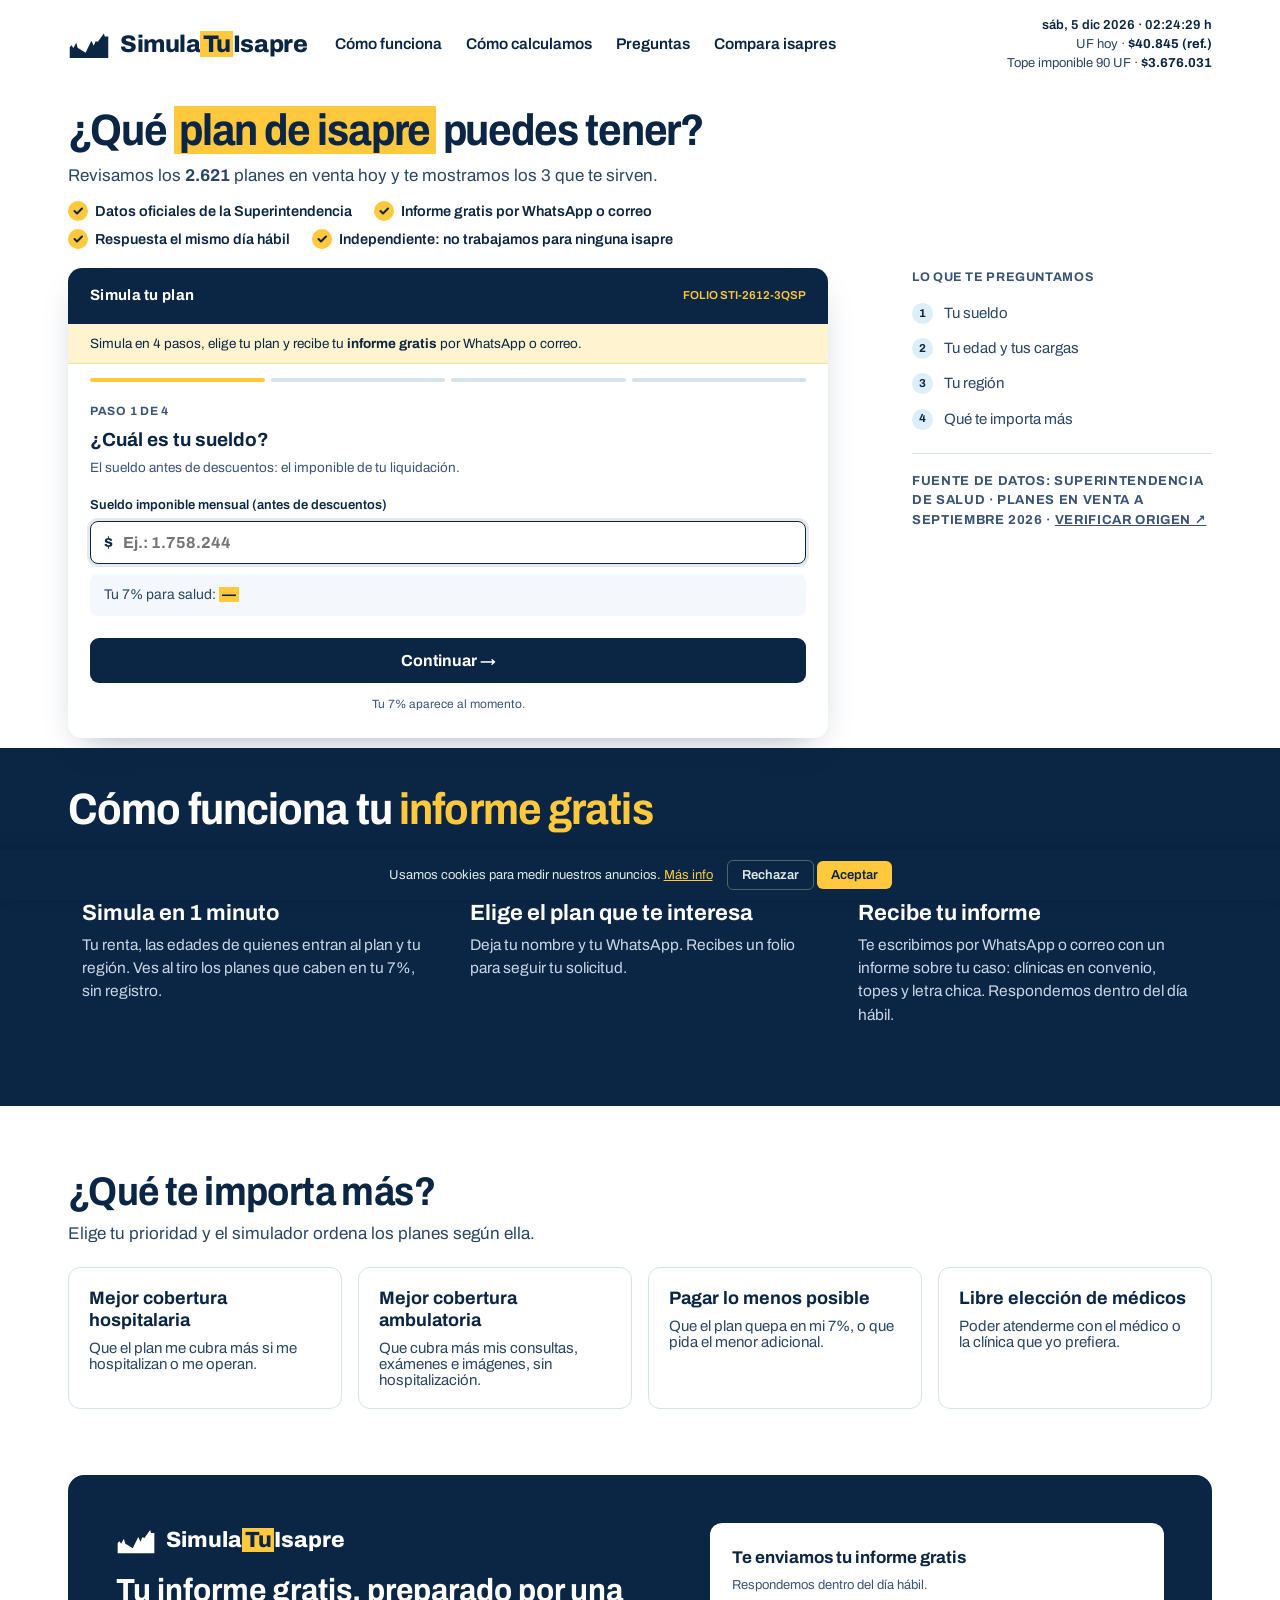
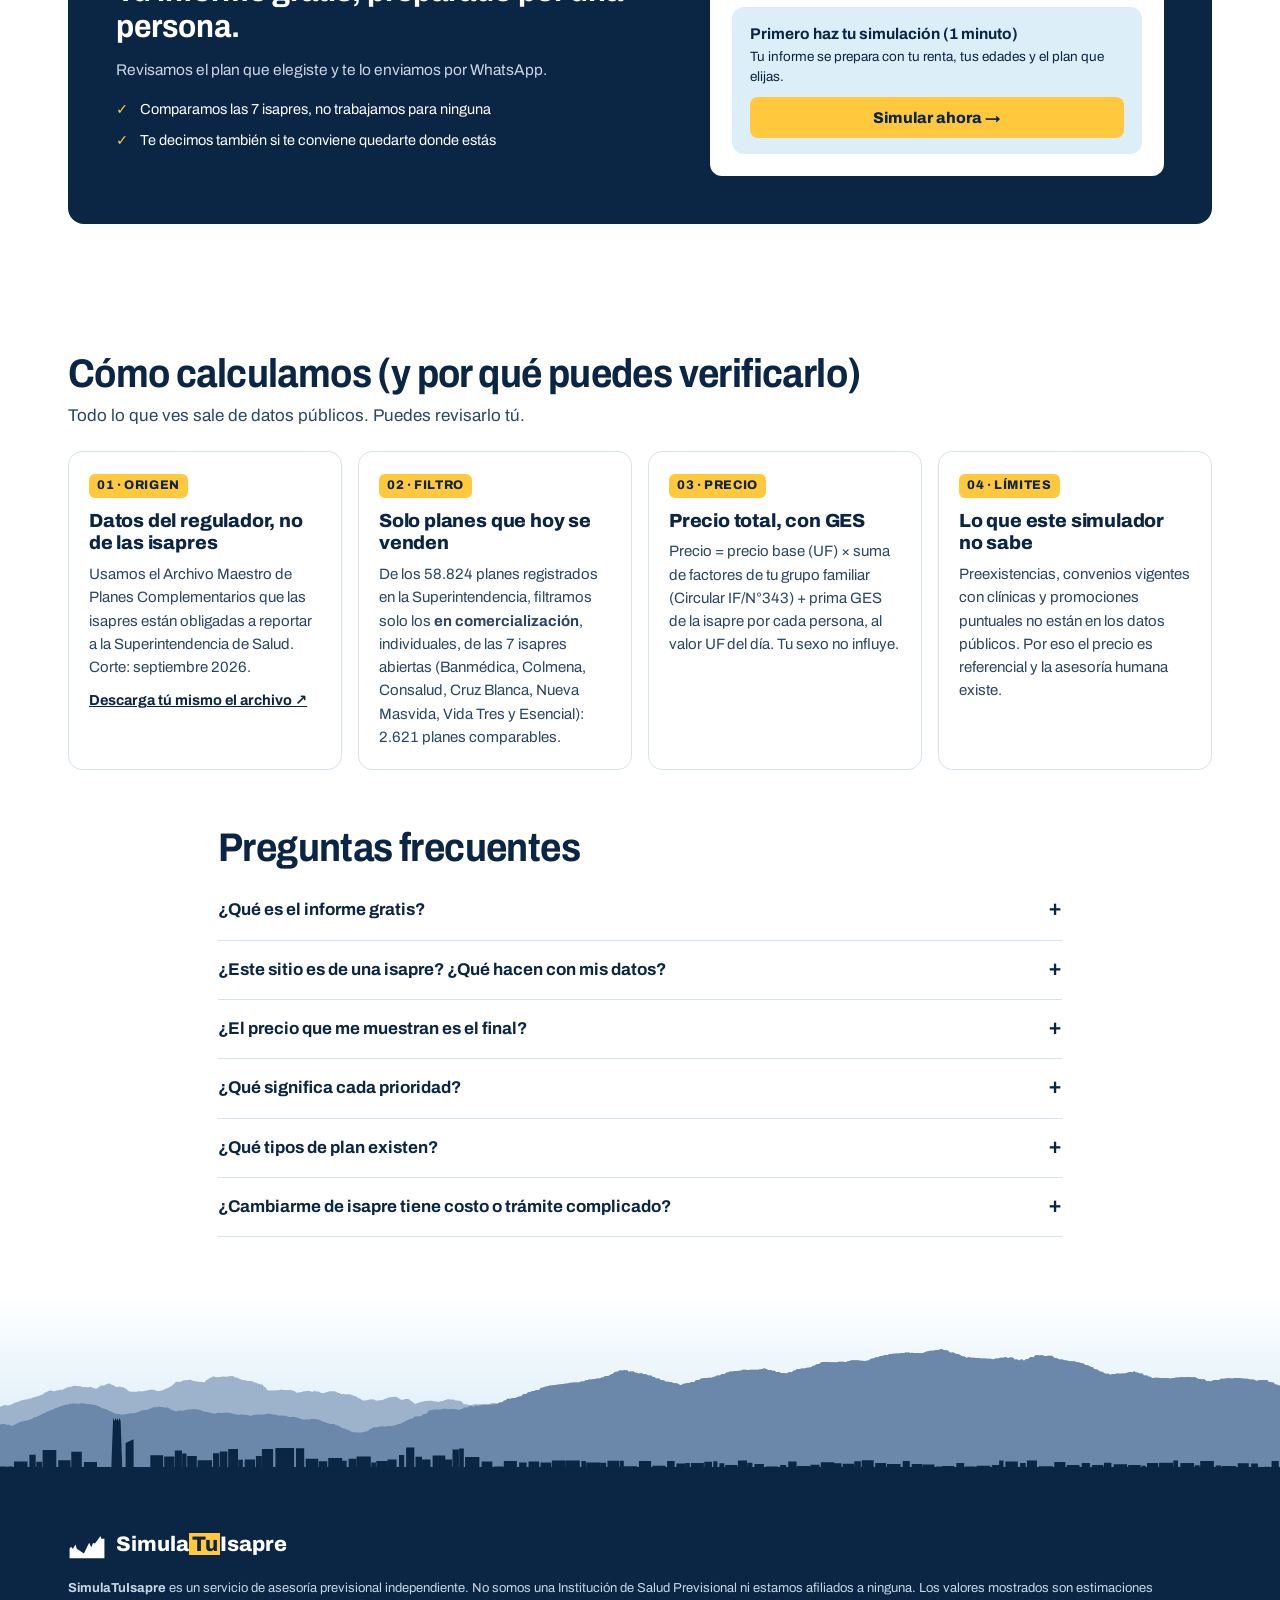
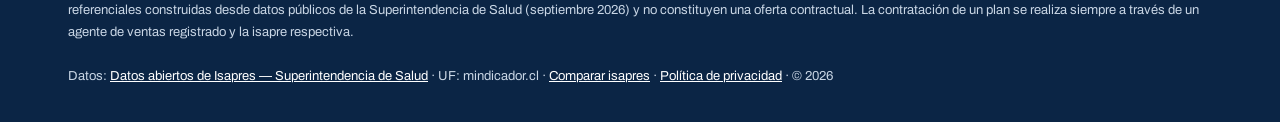
<file: index.html>
<!DOCTYPE html>
<html lang="es-CL">
<head>
<meta charset="UTF-8">
<meta name="viewport" content="width=device-width, initial-scale=1.0">
<title>Simulador de isapre gratis: compara planes con tu 7%</title>
<meta name="description" content="Simula y cotiza tu plan de isapre gratis con tu sueldo real: compara las 7 isapres al tiro, sin registro. Si quieres, te enviamos un informe gratis.">
<meta name="robots" content="index, follow, max-image-preview:large">
<link rel="canonical" href="https://www.simulatuisapre.cl/">
<meta name="theme-color" content="#0B2545">
<link rel="icon" href="/favicon.ico?v=3" sizes="48x48">
<link rel="icon" type="image/svg+xml" href="/favicon.svg?v=3">
<link rel="icon" type="image/png" sizes="192x192" href="/icon-192.png?v=3">
<link rel="apple-touch-icon" href="/apple-touch-icon.png?v=3">
<link rel="manifest" href="/site.webmanifest">
<meta property="og:type" content="website">
<meta property="og:locale" content="es_CL">
<meta property="og:site_name" content="SimulaTuIsapre">
<meta property="og:url" content="https://www.simulatuisapre.cl/">
<meta property="og:title" content="Simula tu plan de isapre con tu sueldo real">
<meta property="og:description" content="Compara gratis los planes de las 7 isapres abiertas según tu sueldo y tu 7%. Datos oficiales de la Superintendencia de Salud, sin registro.">
<meta property="og:image" content="https://www.simulatuisapre.cl/compartir-azul.png?v=9">
<meta property="og:image:secure_url" content="https://www.simulatuisapre.cl/compartir-azul.png?v=9">
<meta property="og:image:type" content="image/png">
<meta property="og:image:width" content="1200">
<meta property="og:image:height" content="630">
<meta property="og:image:alt" content="SimulaTuIsapre: simula tu plan de isapre con tu sueldo real. Datos oficiales de la Superintendencia de Salud.">
<meta name="twitter:card" content="summary_large_image">
<meta name="twitter:title" content="Simula tu plan de isapre con tu sueldo real">
<meta name="twitter:description" content="Compara gratis los planes de las 7 isapres abiertas según tu sueldo y tu 7%. Datos oficiales de la Superintendencia de Salud, sin registro.">
<meta name="twitter:image" content="https://www.simulatuisapre.cl/compartir-azul.png?v=9">
<meta name="twitter:image:alt" content="SimulaTuIsapre: simula tu plan de isapre con tu sueldo real. Datos oficiales de la Superintendencia de Salud.">
<script type="application/ld+json">{"@context": "https://schema.org", "@graph": [{"@type": "Organization", "@id": "https://www.simulatuisapre.cl/#org", "name": "SimulaTuIsapre", "url": "https://www.simulatuisapre.cl/", "logo": "https://www.simulatuisapre.cl/icon-512.png"}, {"@type": "WebSite", "@id": "https://www.simulatuisapre.cl/#web", "name": "SimulaTuIsapre", "url": "https://www.simulatuisapre.cl/", "inLanguage": "es-CL", "publisher": {"@id": "https://www.simulatuisapre.cl/#org"}}, {"@type": "WebApplication", "name": "Simulador de planes de isapre", "url": "https://www.simulatuisapre.cl/", "applicationCategory": "FinanceApplication", "operatingSystem": "Web", "inLanguage": "es-CL", "description": "Compara gratis los planes de las 7 isapres abiertas según tu sueldo y tu 7%. Datos oficiales de la Superintendencia de Salud. Resultados al tiro, sin registro.", "isAccessibleForFree": true, "offers": {"@type": "Offer", "price": "0", "priceCurrency": "CLP"}, "publisher": {"@id": "https://www.simulatuisapre.cl/#org"}}, {"@type": "FAQPage", "mainEntity": [{"@type": "Question", "name": "¿Qué es el informe gratis?", "acceptedAnswer": {"@type": "Answer", "text": "Es una revisión de tu caso que te enviamos por WhatsApp o correo, sin costo: clínicas en convenio, topes y letra chica del plan que te interesó. Lo pides al final de la simulación. Si quieres ver antes una comparación general de las 7 isapres, entra a Compara isapres."}}, {"@type": "Question", "name": "¿Este sitio es de una isapre? ¿Qué hacen con mis datos?", "acceptedAnswer": {"@type": "Answer", "text": "No. Somos un comparador independiente. Ninguna isapre paga por aparecer mejor posicionada: el orden depende solo de tu presupuesto, tu región y la prioridad que elegiste. ¿Qué hacen con tus datos? Para simular no te pedimos nombre, RUT ni teléfono. Solo si pides tu informe nos dejas tu nombre y tu WhatsApp, y no los compartimos con nadie sin tu autorización. Más detalles en nuestra política de privacidad."}}, {"@type": "Question", "name": "¿El precio que me muestran es el final?", "acceptedAnswer": {"@type": "Answer", "text": "Es una estimación seria pero referencial: precio base oficial × Tabla Única de Factores, más la prima GES que cada isapre cobra por persona, al valor UF del día. El valor definitivo siempre lo confirma la isapre al momento de contratar. ¿Qué es el GES? El GES (Garantías Explícitas en Salud) asegura atención para 90 problemas de salud definidos por ley, como cáncer, infartos o diabetes, con plazos máximos de atención y un copago acotado. Es obligatorio: todo afiliado a isapre lo paga por cada persona del plan, con un precio que fija cada isapre y que no depende de la edad. Por eso el simulador lo suma al precio de cada plan. Para usarlo, debes atenderte en la red GES que define tu isapre. ¿Puedes pagar más que tu 7%? Sí. El 7% de tu renta imponible es lo mínimo legal; puedes pactar un plan más caro pagando la diferencia como cotización adicional voluntaria. Te marcamos qué planes caben en tu 7% y cuáles requieren adicional."}}, {"@type": "Question", "name": "¿Qué significa cada prioridad?", "acceptedAnswer": {"@type": "Answer", "text": "Mejor cobertura hospitalaria. Te mostramos primero los planes con mayor porcentaje de cobertura hospitalaria: lo que el plan paga cuando te hospitalizan o te operan (días cama, pabellón y honorarios médicos). Es el porcentaje que la isapre informa a la Superintendencia de Salud. En los planes con prestador preferente, la cobertura cambia según la clínica: en tu informe te decimos cuánto cubre donde tú te atiendes. Mejor cobertura ambulatoria. Te mostramos primero los planes con mayor porcentaje de cobertura ambulatoria: lo que el plan paga por atenciones sin hospitalización, como consultas médicas, exámenes, imágenes y procedimientos. Igual que en la cobertura hospitalaria, en los planes con prestador preferente cambia según el lugar donde te atiendas. Pagar lo menos posible. Por ley, un plan nuevo no puede costar menos que tu 7%: si el plan cuesta menos, igual pagas tu 7% y la diferencia se usa para mejorar el plan. Por eso, si tu 7% alcanza, te mostramos los planes que caben en él con la mejor cobertura. Si no alcanza, te mostramos los planes que piden el menor monto adicional sobre tu 7%. Libre elección de médicos. Te mostramos primero los planes de libre elección, en los que puedes atenderte con el médico o la clínica que prefieras, con la cobertura y los topes del plan."}}, {"@type": "Question", "name": "¿Qué tipos de plan existen?", "acceptedAnswer": {"@type": "Answer", "text": "Hay tres. Libre elección: te atiendes donde quieras, con la cobertura y los topes del plan. Prestador preferente: cubre más en las clínicas en convenio y menos fuera de ellas. Cerrado: la cobertura se concentra en su red de clínicas y fuera de ella es muy baja. El simulador muestra los tres tipos y en cada plan indica cuál es. Las 7 isapres que comparamos son isapres abiertas, a las que cualquier persona puede afiliarse; las isapres cerradas son solo para trabajadores de ciertas empresas y no aparecen aquí."}}, {"@type": "Question", "name": "¿Cambiarme de isapre tiene costo o trámite complicado?", "acceptedAnswer": {"@type": "Answer", "text": "El traspaso no tiene costo y lo gestiona la nueva isapre. Ojo con las carencias y la declaración de salud: son justo el tipo de detalle que revisamos contigo en la asesoría gratuita."}}]}]}</script>
<link rel="preconnect" href="https://fonts.googleapis.com">
<link rel="preconnect" href="https://fonts.gstatic.com" crossorigin>
<link href="https://fonts.googleapis.com/css2?family=Archivo:wdth,wght@75..125,400..800&display=swap" rel="stylesheet">
<link rel="stylesheet" href="/simulador.css">
<style>
:root{
  --tinta:#0B2545; --papel:#F4F8FC; --linea:#D6E2EE; --verde:#0B2545; --verde-osc:#06172E;
  --sello:#6E4E00; --sello-bg:#FFF4CF; --gris:#3A5478; --ticket:#FFFFFF;
  --cielo:#DCEEF8; --sol:#FFC83D; --txt2:#2B4566;
  --mono:'Archivo',system-ui,sans-serif; --sans:'Archivo',system-ui,sans-serif; --disp:'Archivo',system-ui,sans-serif;
}
*{box-sizing:border-box;margin:0;padding:0}
html{scroll-behavior:smooth}
@media(prefers-reduced-motion:reduce){html{scroll-behavior:auto}*{transition:none!important}}
body{font-family:var(--sans);background:#fff;color:var(--tinta);line-height:1.55;font-size:16px;font-variant-numeric:tabular-nums}
a{color:var(--tinta)}
button{font-family:inherit;cursor:pointer}
:focus-visible{outline:3px solid var(--sol);outline-offset:2px;border-radius:4px}
mark{background:var(--sol);color:inherit;padding:0 .12em;box-decoration-break:clone;-webkit-box-decoration-break:clone}
.envoltura{max-width:1200px;margin:0 auto;padding:0 28px}
@media(max-width:600px){.envoltura{padding:0 18px}}

/* Cabecera */
.cielo{background:#FFFFFF}
.cierre{background:linear-gradient(180deg,#FFFFFF 0%,var(--cielo) 72%,var(--cielo) 100%);margin-top:48px}
header.top{display:flex;align-items:center;justify-content:space-between;gap:12px 28px;flex-wrap:wrap;padding-top:16px;padding-bottom:10px}
.logo{display:flex;align-items:center;gap:10px;text-decoration:none;color:var(--tinta);font-weight:800;font-size:24px;letter-spacing:-.02em}
.logo svg{width:42px;height:32px;flex:none}
.logo mark{padding:0 .1em}
nav.menu{display:flex;gap:24px;font-size:15.5px;font-weight:600}
nav.menu a{text-decoration:none}
nav.menu a:hover{text-decoration:underline;text-underline-offset:4px}
.uf-hoy{font-size:13px;color:var(--txt2);text-align:right;line-height:1.45}
.uf-hoy b{color:var(--tinta);font-weight:700}
@media(max-width:1100px){nav.menu{display:none}}
@media(max-width:520px){header.top{flex-wrap:nowrap;gap:8px}.logo{font-size:17px;gap:6px;flex:none}.logo svg{width:28px;height:21px}.uf-hoy{font-size:10.5px;white-space:nowrap;margin-left:auto;line-height:1.4}}

/* Portada de la página */
.hero{display:grid;grid-template-columns:minmax(0,1fr) 300px;grid-template-areas:"txt txt" "sim guia";gap:22px 48px;padding-top:14px;padding-bottom:10px;align-items:start}
.h-txt,.h-sim{max-width:760px}
.h-txt{grid-area:txt}.h-sim{grid-area:sim}.h-guia{grid-area:guia}
.h-guia h2{margin:0;font-size:12.5px;font-weight:700;letter-spacing:.05em;text-transform:uppercase;color:var(--gris)}
.h-guia ol{list-style:none;margin:14px 0 0;padding:0;display:flex;flex-direction:column;gap:12px}
.h-guia li{display:flex;align-items:center;gap:11px;font-size:15px;color:var(--txt2)}
.h-guia li b{flex:none;width:21px;height:21px;border-radius:50%;background:var(--cielo);color:var(--tinta);font-size:11.5px;font-weight:700;display:inline-flex;align-items:center;justify-content:center}
.h-guia .dato{margin:22px 0 0;padding-top:18px;border-top:1px solid var(--linea)}
@media(max-width:900px){.hero{grid-template-columns:1fr;grid-template-areas:"txt" "sim";gap:22px}.h-guia{display:none}}
.migas{font-size:13px;color:var(--gris);margin-bottom:10px}.migas a{color:var(--gris)}
.dato{font-size:13px;font-weight:700;letter-spacing:.05em;text-transform:uppercase;color:var(--gris);line-height:1.5}
.dato a{color:var(--gris)}
.hero h1{font-weight:700;font-stretch:90%;font-size:clamp(36px,5.2vw,60px);line-height:1.02;letter-spacing:-.025em;margin-top:10px}
.hero .sub{margin-top:14px;font-size:18px;color:var(--txt2);max-width:58ch}
.puntos{margin-top:14px;display:flex;flex-wrap:wrap;gap:6px 22px;font-size:14.5px;font-weight:600}
.puntos li{list-style:none;display:flex;gap:7px;align-items:center}
.puntos li::before{content:"";width:20px;height:20px;flex:none;border-radius:50%;background:var(--sol) no-repeat center/12px url("data:image/svg+xml,%3Csvg xmlns='http://www.w3.org/2000/svg' viewBox='0 0 24 24' fill='none' stroke='%230B2545' stroke-width='4' stroke-linecap='round' stroke-linejoin='round'%3E%3Cpath d='M5 12l5 5L20 7'/%3E%3C/svg%3E")}

.mreg{cursor:pointer}
.mreg.on text{font-weight:800}
.mreg.on .mk{opacity:1}
.mreg.on .ld{stroke-opacity:1;stroke-width:2.5}
.mreg.on .dt{r:11;stroke:var(--tinta);stroke-width:3}
.mreg:focus{outline:none}.mreg:focus-visible .mk{opacity:1;fill:none;stroke:var(--tinta);stroke-width:3}

/* Alcance de tu 7% */
.alcance{width:100%;text-align:left;background:#fff;border:0;border-radius:12px;padding:14px 16px;display:flex;flex-direction:column;gap:3px;box-shadow:0 8px 22px -12px rgba(11,37,69,.35);color:var(--tinta);transition:transform .15s ease}
.alcance:hover{transform:translateY(-2px)}
.alcance small{font-size:12px;font-weight:800;letter-spacing:.08em;text-transform:uppercase;color:var(--gris)}
.alcance span{font-size:15px;line-height:1.4;color:var(--txt2)}
.alcance strong{color:var(--tinta)}
.alcance .grande{display:block;margin:2px 0 2px;font-size:30px;font-weight:800;line-height:1.1;color:var(--tinta)}
.alcance .grande mark{padding:0 .15em}

/* Simulador (archivo compartido): solo se le cambia la apariencia en esta página */
.ficha{border:0;box-shadow:0 14px 34px -16px rgba(11,37,69,.4);transition:box-shadow .2s ease}
.ficha.atencion{box-shadow:0 0 0 3px var(--sol),0 20px 44px -18px rgba(11,37,69,.45)}
.ficha-head{background:var(--tinta)}
.ficha-head .folio{color:var(--sol);font-weight:600}
.aviso-informe{background:var(--sello-bg)!important;border-bottom-color:#F1DFA6!important}
.paso-dot.on{background:var(--sol)}
.ficha-body h2{font-size:19px}
input[type=text],input[type=tel],input[type=email],select{border-color:#B9CCE0}
input:focus,select:focus{border-color:var(--tinta);box-shadow:0 0 0 3px rgba(255,200,61,.6)}
.monto-input .peso{color:var(--tinta);font-weight:700}
.monto-input input{font-weight:700}
.calc-7{background:var(--papel);border:0;color:var(--txt2);font-size:14px}
.calc-7 b{color:var(--tinta);background:var(--sol);padding:0 .2em;font-weight:800}
.chip{border-color:#B9CCE0}
.guia-sim{display:none;margin:12px 22px 0;background:var(--sol);color:var(--tinta);font-weight:700;font-size:14.5px;border-radius:999px;padding:7px 14px}
.guia-sim.ver{display:block}
@media(hover:hover){.ficha .paso:not(.oculto) .btn-verde:hover{box-shadow:0 0 0 4px var(--sol)}}

/* Todo lo que se puede tocar reacciona al pasar el mouse */
input[type=text],input[type=tel],input[type=email],select{transition:border-color .15s ease, box-shadow .15s ease, background .15s ease}
input[type=text]:hover,input[type=tel]:hover,input[type=email]:hover,select:hover{border-color:var(--tinta);background:#FFFBEA;box-shadow:0 0 0 3px rgba(255,200,61,.55)}
.chip{transition:background .15s ease, border-color .15s ease, transform .15s ease, box-shadow .15s ease}
.chip:hover{border-color:var(--tinta);background:#FFF4CF;transform:translateY(-2px);box-shadow:0 0 0 3px rgba(255,200,61,.55)}
.chip.on:hover{background:var(--tinta);color:#fff}
.btn{transition:transform .15s ease, box-shadow .15s ease, background .15s ease}
.btn:hover{transform:translateY(-2px)}
.btn-fantasma:hover{border-color:var(--tinta);color:var(--tinta);background:#FFF4CF}
.carga-row button:hover{background:#FDECEA;border-radius:6px}

/* Resultados */
#resultados{max-width:1200px;padding:8px 28px 40px}
.res-head h2{font-weight:700;font-stretch:90%}
.ticket{border-color:#C9D9EA}
.ticket{transition:transform .2s ease, box-shadow .2s ease}
.ticket:hover{transform:translateY(-4px);box-shadow:0 18px 40px -18px rgba(11,37,69,.45)}
.ticket.destacado{border:2px solid var(--tinta);box-shadow:0 0 0 4px var(--sol),0 18px 40px -16px rgba(11,37,69,.5)}
@keyframes realce{0%,100%{box-shadow:0 0 0 4px var(--sol),0 18px 40px -16px rgba(11,37,69,.5)}50%{box-shadow:0 0 0 11px rgba(255,200,61,.55),0 18px 40px -16px rgba(11,37,69,.5)}}
.ticket.destacado{animation:realce 1.6s ease-in-out 3}
.ticket.destacado .badge-top{font-size:12.5px;padding:5px 14px;box-shadow:0 2px 0 var(--tinta)}
.tk-cta .btn:hover{box-shadow:0 0 0 4px var(--sol)}
  @media(hover:hover){.lead-form .btn-verde:hover,.sin-sim .btn-sim:hover{box-shadow:0 0 0 4px var(--sol);transform:translateY(-2px)}}
.sin-sim .btn-sim{transition:transform .15s ease, box-shadow .15s ease}
.asesoria .marca-informe{display:flex;align-items:center;gap:10px;font-size:22px;font-weight:800;color:#fff;margin-bottom:16px}
.asesoria .marca-informe svg{width:40px;height:30px;flex:none}
.asesoria .marca-informe mark{color:var(--tinta)}
.ticket .badge-top{background:var(--sol);color:var(--tinta)}
  /* Cinta "Tu mejor plan": dentro de la tarjeta, sin cortarse en celular */
  .tickets .ticket .badge-top{position:static;display:block;border-radius:10px 10px 0 0;margin:0;font-size:13.5px;font-weight:700;letter-spacing:.02em;padding:10px 18px;box-shadow:none;text-align:left}
  .tickets .ticket.destacado .badge-top{font-size:14px;padding:11px 18px;box-shadow:none}
.tag-7.dentro{background:var(--cielo);color:var(--tinta)}
.tk-precio .clp{font-weight:800}
.cordillera{display:block;width:100%;height:200px;margin-top:26px}
@media(max-width:600px){.cordillera{height:130px}}

/* Cómo funciona */
.azul{background:var(--tinta);color:#fff}
.azul .envoltura{padding-top:12px;padding-bottom:64px}
.foto-pie{font-size:13px;color:#9FB4CC}
.azul h2{font-weight:700;font-stretch:90%;font-size:clamp(30px,4vw,44px);line-height:1.05;letter-spacing:-.02em;margin-top:26px}
.azul h2 span{color:var(--sol)}
.como{display:grid;grid-template-columns:repeat(3,minmax(0,1fr));gap:20px;margin-top:26px}
@media(max-width:820px){.como{grid-template-columns:1fr;gap:6px}}
.como button{background:transparent;border:0;border-top:1px solid #3A5A82;color:#fff;text-align:left;padding:18px 14px 16px;border-radius:0 0 10px 10px;display:flex;flex-direction:column;gap:8px;transition:background .15s ease, transform .15s ease}
.como button:hover{background:rgba(255,255,255,.07);transform:translateY(-3px)}
.como button:hover b{text-decoration:underline;text-underline-offset:4px}
.como i{font-style:normal;font-size:15px;font-weight:700;color:var(--sol)}
.como b{font-size:22px}
.como p{font-size:15.5px;line-height:1.5;color:#C9D6E5}

/* Bloques */
.bloque{padding-top:64px;padding-bottom:10px}
.bloque h2,.faq h2,.mas h2{font-weight:700;font-stretch:90%;font-size:clamp(28px,3.4vw,40px);line-height:1.08;letter-spacing:-.015em}
.bloque .intro{color:var(--txt2);font-size:17px;margin-top:8px;margin-bottom:20px}
.prios{display:grid;grid-template-columns:repeat(4,minmax(0,1fr));gap:16px}
@media(max-width:980px){.prios{grid-template-columns:repeat(2,minmax(0,1fr))}}
@media(max-width:520px){.prios{grid-template-columns:1fr}}
.pr{background:#fff;border:1px solid var(--linea);border-radius:12px;padding:20px;text-align:left;color:var(--tinta);font-size:15px;display:flex;flex-direction:column;gap:8px;transition:border-color .15s, transform .15s}
.pr{cursor:pointer}
.pr:hover{border-color:var(--tinta);transform:translateY(-3px);box-shadow:0 0 0 3px rgba(255,200,61,.6),0 12px 26px -14px rgba(11,37,69,.4)}
.pr[aria-pressed="true"]{background:var(--tinta);border-color:var(--tinta);color:#fff}
.pr[aria-pressed="true"] span{color:#C9D6E5}
.pr b{font-size:18px;line-height:1.2}
.pr span{font-size:15px;color:var(--txt2)}
.asesoria{max-width:1200px;padding:0 28px;margin:56px auto 64px}
.asesoria-card{background:var(--tinta);color:#fff;align-items:start}
.asesoria h2{font-weight:700;font-stretch:92%}
.asesoria p{color:#C9D6E5}
.asesoria li::before{color:var(--sol)}
.sin-sim{background:var(--cielo);border:0;border-radius:12px;padding:16px 18px;color:var(--tinta)}
.sin-sim b{font-size:15.5px}
.sin-sim .btn-sim{background:var(--sol);color:var(--tinta);font-weight:800;font-size:15.5px;padding:12px 14px}
.sin-sim .btn-sim:hover{background:var(--sol)}
.folio-box{border-color:var(--tinta)}
.btn-link{color:var(--tinta)}
.faq{max-width:900px;margin:0 auto 56px;padding:0 28px}
.faq h2{margin-bottom:12px}
details{border-bottom:1px solid var(--linea);padding:16px 0}
summary{font-weight:700;font-size:17px;cursor:pointer;list-style:none;display:flex;justify-content:space-between;gap:12px}
summary::-webkit-details-marker{display:none}
summary::after{content:"+";color:var(--tinta);font-size:22px;line-height:1}
details[open] summary::after{content:"–"}
details p{margin-top:10px;font-size:15.5px;color:var(--txt2);max-width:70ch}
.mas{max-width:1200px;margin:0 auto 72px;padding:0 28px}
.mas details{background:#fff;border:1px solid var(--linea);border-radius:12px;padding:16px 20px;margin-top:12px}
.mas details[open] summary{margin-bottom:12px}
.mas details p{max-width:none}
.tabla-wrap{overflow-x:auto;border:1px solid var(--linea);border-radius:10px}
.tabla-wrap table{border-collapse:collapse;width:100%;min-width:760px;font-size:15px}
.tabla-wrap th,.tabla-wrap td{padding:12px 13px;text-align:left;border-bottom:1px solid var(--linea);vertical-align:top}
.tabla-wrap thead th{font-size:12px;font-weight:700;letter-spacing:.05em;text-transform:uppercase;color:var(--gris);background:var(--papel)}
.tabla-wrap tbody th{font-weight:700;position:sticky;left:0;background:#fff;z-index:1}
.tabla-wrap thead th:first-child{position:sticky;left:0;z-index:2}
.tabla-wrap tbody tr:last-child th,.tabla-wrap tbody tr:last-child td{border-bottom:0}
.tabla-wrap td.num{white-space:nowrap;font-weight:600}
.tabla-wrap td[data-k=tipos]{font-size:13.5px;color:var(--txt2)}
.t-clp{display:block;font-size:12px;color:var(--gris);font-weight:500}
.nota{font-size:14px;color:var(--gris);margin-top:12px}
.aviso-7{background:var(--sello-bg);color:var(--tinta);border-radius:10px;padding:12px 14px;font-size:14.5px;margin-top:14px}
.verifica{margin-top:18px;padding-top:16px;border-top:1px dashed var(--linea)}
.verifica-btns{margin:12px 0 4px;display:flex;flex-wrap:wrap;gap:10px;align-items:center}
.btn-csv{background:var(--tinta);color:#fff;border:0;border-radius:9px;padding:11px 16px;font-weight:700;font-size:15px}
.btn-fuente{font-weight:700;font-size:15px;text-decoration:none;border:2px solid var(--tinta);border-radius:9px;padding:9px 14px}
.criterios{display:grid;grid-template-columns:repeat(auto-fit,minmax(220px,1fr));gap:12px}
.criterios div{background:var(--papel);border-radius:10px;padding:14px}
.criterios b{display:block;margin-bottom:4px;font-size:15.5px}
.criterios p{font-size:14.5px;color:var(--txt2);margin:0}
footer{background:var(--tinta);color:#C9D6E5;font-size:13px;padding:34px 0;line-height:1.7}
footer .inner{max-width:1200px;margin:0 auto;padding:0 28px}
footer .marca{display:flex;align-items:center;gap:10px;font-size:21px;font-weight:800;color:#fff;margin-bottom:14px}
footer .marca svg{width:38px;height:29px}
footer .marca mark{color:var(--tinta)}
footer a{color:#fff}
.cookies .ck-si{background:var(--sol);color:var(--tinta)}
.cookies a{color:var(--sol)}

header.top{flex-wrap:nowrap}
.uf-hoy{margin-left:auto;flex:none}
.logo{flex:none}
@media(max-width:345px){.logo{font-size:15px;gap:5px}.logo svg{width:24px;height:18px}.uf-hoy{font-size:9.5px}}

/* Llamados a empezar */
.ficha input.llamar{border-color:var(--tinta);box-shadow:0 0 0 3px rgba(11,37,69,.10)}
.mreg text{transform-box:fill-box;transform-origin:left center}
.pr:active{border-color:var(--tinta);box-shadow:0 0 0 3px rgba(255,200,61,.6),0 12px 26px -14px rgba(11,37,69,.4)}

/* Propio de la portada */
h1 em{font-style:normal}
.hero h1{font-size:clamp(30px,3.5vw,44px);line-height:1.06}
.hero .sub{margin-top:10px;font-size:17px;max-width:none}
.puntos{margin-top:10px}
.hero{gap:18px 56px}
.aviso-hero{margin-top:14px;font-size:15.5px;color:var(--txt2);max-width:58ch}
.metodo{max-width:1200px;margin:0 auto;padding:64px 28px 56px}
.metodo h2{font-weight:700;font-stretch:90%;font-size:clamp(28px,3.4vw,40px);line-height:1.08;letter-spacing:-.015em}
.metodo .intro{color:var(--txt2);font-size:17px;margin-top:8px}
.metodo-grid{display:grid;grid-template-columns:repeat(4,minmax(0,1fr));gap:16px;margin-top:22px}
.m-card{background:#fff;border:1px solid var(--linea);border-radius:14px;padding:20px}
.m-card .num{display:inline-block;font-size:12.5px;font-weight:800;letter-spacing:.05em;text-transform:uppercase;background:var(--sol);border-radius:6px;padding:2px 8px}
.m-card h3{font-size:19px;font-weight:800;line-height:1.2;letter-spacing:-.01em;margin:12px 0 8px}
.m-card p{font-size:15px;color:var(--txt2)}
.m-card a{display:inline-block;margin-top:10px;font-size:14.5px;font-weight:700}
@media(max-width:1000px){.metodo-grid{grid-template-columns:repeat(2,minmax(0,1fr))}}
@media(max-width:600px){.metodo{padding:48px 18px 40px}.metodo-grid{grid-template-columns:1fr}}

/* Celular: el simulador primero (18-11-2026) */
.h-conf{display:none}
@media(max-width:900px){
 .hero{grid-template-areas:"txt" "sim" "conf"!important;gap:14px!important}
 .h-txt .dato,.h-txt .puntos,.h-txt .migas{display:none}
 .h-conf{display:block;grid-area:conf}
 .h-conf .puntos{margin-top:0}
 .h-conf .dato{margin-top:12px}
 .h-sim .ayuda{display:none}
}
@media(max-width:600px){
 .cookies{padding:8px 12px!important;font-size:12.5px!important;gap:8px!important}
 .cookies button{padding:6px 10px!important;font-size:12.5px!important}
}
</style>
</head>
<body>

<div class="cielo">
<header class="top envoltura">
  <a class="logo" href="/" aria-label="SimulaTuIsapre, inicio"><svg aria-hidden="true" focusable="false" viewBox="0 0 48 36"><path d="M2.0 21.7 L4.0 19.5 L6.1 22.5 L9.5 16.6 L11.0 22.2 L20.1 28.0 L26.7 14.4 L29.4 20.1 L31.6 14.8 L34.1 15.5 L41.0 6.0 L42.1 9.5 L46.0 9.5 L46 34 L2 34 Z" fill="#0B2545"/></svg><span>Simula<mark>Tu</mark>Isapre</span></a>
  <nav class="menu" aria-label="Principal">
    <a href="#como">Cómo funciona</a>
    <a href="#metodologia">Cómo calculamos</a>
    <a href="#preguntas">Preguntas</a>
    <a href="/comparar-isapres/">Compara isapres</a>
  </nav>
  <div class="uf-hoy"><span id="fechaHoy" style="display:block;color:var(--tinta);font-weight:600"></span><span id="ufLabel">UF hoy</span> · <b id="ufValor">cargando…</b><span id="topeHoy" style="display:block">Tope imponible 90 UF</span></div>
</header>

<section class="hero envoltura">
  <div class="h-txt">
    <h1>¿Qué <mark>plan de isapre</mark> puedes tener?</h1>
    <p class="sub">Revisamos los <b class="total-dyn">2.621</b> planes en venta hoy y te mostramos los 3 que te sirven.</p>
    <ul class="puntos">
      <li>Datos oficiales de la Superintendencia</li>
      <li>Informe gratis por WhatsApp o correo</li>
      <li>Respuesta el mismo día hábil</li>
      <li>Independiente: no trabajamos para ninguna isapre</li>
    </ul>
  </div>
  <div class="h-sim">
    <!-- Simulador: lo dibuja /simulador.js (el mismo archivo para todo el sitio) -->
    <div data-sti="ficha"></div>
  </div>
  <aside class="h-guia" aria-label="Lo que te preguntamos">
    <h2>Lo que te preguntamos</h2>
    <ol>
      <li><b>1</b> Tu sueldo</li>
      <li><b>2</b> Tu edad y tus cargas</li>
      <li><b>3</b> Tu región</li>
      <li><b>4</b> Qué te importa más</li>
    </ol>
    <p class="dato">Fuente de datos: Superintendencia de Salud · planes en venta a <b class="periodo-dyn">septiembre 2026</b> · <a href="https://www.superdesalud.gob.cl/tax-biblioteca-digital/datos-abiertos-de-isapres-6988/" target="_blank" rel="noopener">verificar origen ↗</a></p>
  </aside>
  <div class="h-conf"><ul class="puntos">
      <li>Datos oficiales de la Superintendencia</li>
      <li>Informe gratis por WhatsApp o correo</li>
      <li>Respuesta el mismo día hábil</li>
      <li>Independiente: no trabajamos para ninguna isapre</li>
    </ul><p class="dato">Fuente de datos: Superintendencia de Salud · planes en venta a <b class="periodo-dyn">septiembre 2026</b> · <a href="https://www.superdesalud.gob.cl/tax-biblioteca-digital/datos-abiertos-de-isapres-6988/" target="_blank" rel="noopener">verificar origen ↗</a></p></div>
</section>

<!-- Resultados -->
<div data-sti="resultados"></div>

</div>

<section class="azul" id="como">
  <div class="envoltura">
    <h2>Cómo funciona tu <span>informe gratis</span></h2>
    <div class="como">
      <button type="button" data-ir="simular"><i>Paso 1</i><b>Simula en 1 minuto</b><p>Tu renta, las edades de quienes entran al plan y tu región. Ves al tiro los planes que caben en tu 7%, sin registro.</p></button>
      <button type="button" data-ir="elegir"><i>Paso 2</i><b>Elige el plan que te interesa</b><p>Deja tu nombre y tu WhatsApp. Recibes un folio para seguir tu solicitud.</p></button>
      <button type="button" data-ir="informe"><i>Paso 3</i><b>Recibe tu informe</b><p>Te escribimos por WhatsApp o correo con un informe sobre tu caso: clínicas en convenio, topes y letra chica. Respondemos dentro del día hábil.</p></button>
    </div>
  </div>
</section>

<section class="bloque envoltura" id="importa">
  <h2>¿Qué te importa más?</h2>
  <p class="intro">Elige tu prioridad y el simulador ordena los planes según ella.</p>
  <div class="prios">
    <button type="button" class="pr" data-prio="hosp" aria-pressed="false"><b>Mejor cobertura hospitalaria</b><span>Que el plan me cubra más si me hospitalizan o me operan.</span></button>
    <button type="button" class="pr" data-prio="amb" aria-pressed="false"><b>Mejor cobertura ambulatoria</b><span>Que cubra más mis consultas, exámenes e imágenes, sin hospitalización.</span></button>
    <button type="button" class="pr" data-prio="precio" aria-pressed="false"><b>Pagar lo menos posible</b><span>Que el plan quepa en mi 7%, o que pida el menor adicional.</span></button>
    <button type="button" class="pr" data-prio="libre" aria-pressed="false"><b>Libre elección de médicos</b><span>Poder atenderme con el médico o la clínica que yo prefiera.</span></button>
  </div>
</section>

<!-- Pedir el informe gratis -->
<div data-sti="asesoria"></div>

<section class="metodo" id="metodologia">
  <h2>Cómo calculamos (y por qué puedes verificarlo)</h2>
  <p class="intro">Todo lo que ves sale de datos públicos. Puedes revisarlo tú.</p>
  <div class="metodo-grid">
    <div class="m-card"><div class="num">01 · Origen</div><h3>Datos del regulador, no de las isapres</h3><p>Usamos el Archivo Maestro de Planes Complementarios que las isapres están obligadas a reportar a la Superintendencia de Salud. Corte: <span class="periodo-dyn">septiembre 2026</span>.</p><a href="https://www.superdesalud.gob.cl/tax-biblioteca-digital/datos-abiertos-de-isapres-6988/" target="_blank" rel="noopener">Descarga tú mismo el archivo ↗</a></div>
    <div class="m-card"><div class="num">02 · Filtro</div><h3>Solo planes que hoy se venden</h3><p><span id="txtTotal">De los 58.824 planes registrados</span> en la Superintendencia, filtramos solo los <b>en comercialización</b>, individuales, de las 7 isapres abiertas (Banmédica, Colmena, Consalud, Cruz Blanca, Nueva Masvida, Vida Tres y Esencial): <span id="nPlanes2">2.621</span> planes comparables.</p></div>
    <div class="m-card"><div class="num">03 · Precio</div><h3>Precio total, con GES</h3><p>Precio = precio base (UF) × suma de factores de tu grupo familiar (Circular IF/N°343) + prima GES de la isapre por cada persona, al valor UF del día. Tu sexo no influye.</p></div>
    <div class="m-card"><div class="num">04 · Límites</div><h3>Lo que este simulador no sabe</h3><p>Preexistencias, convenios vigentes con clínicas y promociones puntuales no están en los datos públicos. Por eso el precio es referencial y la asesoría humana existe.</p></div>
  </div>
</section>

<section class="faq" id="preguntas">
  <h2>Preguntas frecuentes</h2>
  <details><summary>¿Qué es el informe gratis?</summary><p>Es una revisión de tu caso que te enviamos por WhatsApp o correo, sin costo: clínicas en convenio, topes y letra chica del plan que te interesó. Lo pides al final de la simulación. Si quieres ver antes una comparación general de las 7 isapres, entra a <a href="/comparar-isapres/">Compara isapres</a>.</p></details>
  <details><summary>¿Este sitio es de una isapre? ¿Qué hacen con mis datos?</summary><p>No. Somos un comparador independiente. Ninguna isapre paga por aparecer mejor posicionada: el orden depende solo de tu presupuesto, tu región y la prioridad que elegiste.</p><p><b>¿Qué hacen con tus datos?</b> Para simular no te pedimos nombre, RUT ni teléfono. Solo si pides tu informe nos dejas tu nombre y tu WhatsApp, y no los compartimos con nadie sin tu autorización. Más detalles en nuestra política de privacidad.</p></details>
  <details><summary>¿El precio que me muestran es el final?</summary><p>Es una estimación seria pero referencial: precio base oficial × Tabla Única de Factores, más la prima GES que cada isapre cobra por persona, al valor UF del día. El valor definitivo siempre lo confirma la isapre al momento de contratar.</p><p><b>¿Qué es el GES?</b> El GES (Garantías Explícitas en Salud) asegura atención para 90 problemas de salud definidos por ley, como cáncer, infartos o diabetes, con plazos máximos de atención y un copago acotado. Es obligatorio: todo afiliado a isapre lo paga por cada persona del plan, con un precio que fija cada isapre y que no depende de la edad. Por eso el simulador lo suma al precio de cada plan. Para usarlo, debes atenderte en la red GES que define tu isapre.</p><p><b>¿Puedes pagar más que tu 7%?</b> Sí. El 7% de tu renta imponible es lo mínimo legal; puedes pactar un plan más caro pagando la diferencia como cotización adicional voluntaria. Te marcamos qué planes caben en tu 7% y cuáles requieren adicional.</p></details>
  <details><summary>¿Qué significa cada prioridad?</summary><p><b>Mejor cobertura hospitalaria.</b> Te mostramos primero los planes con mayor porcentaje de cobertura hospitalaria: lo que el plan paga cuando te hospitalizan o te operan (días cama, pabellón y honorarios médicos). Es el porcentaje que la isapre informa a la Superintendencia de Salud. En los planes con prestador preferente, la cobertura cambia según la clínica: en tu informe te decimos cuánto cubre donde tú te atiendes.</p><p><b>Mejor cobertura ambulatoria.</b> Te mostramos primero los planes con mayor porcentaje de cobertura ambulatoria: lo que el plan paga por atenciones sin hospitalización, como consultas médicas, exámenes, imágenes y procedimientos. Igual que en la cobertura hospitalaria, en los planes con prestador preferente cambia según el lugar donde te atiendas.</p><p><b>Pagar lo menos posible.</b> Por ley, un plan nuevo no puede costar menos que tu 7%: si el plan cuesta menos, igual pagas tu 7% y la diferencia se usa para mejorar el plan. Por eso, si tu 7% alcanza, te mostramos los planes que caben en él con la mejor cobertura. Si no alcanza, te mostramos los planes que piden el menor monto adicional sobre tu 7%.</p><p><b>Libre elección de médicos.</b> Te mostramos primero los planes de libre elección, en los que puedes atenderte con el médico o la clínica que prefieras, con la cobertura y los topes del plan.</p></details>
  <details><summary>¿Qué tipos de plan existen?</summary><p>Hay tres. Libre elección: te atiendes donde quieras, con la cobertura y los topes del plan. Prestador preferente: cubre más en las clínicas en convenio y menos fuera de ellas. Cerrado: la cobertura se concentra en su red de clínicas y fuera de ella es muy baja. El simulador muestra los tres tipos y en cada plan indica cuál es. Las 7 isapres que comparamos son isapres abiertas, a las que cualquier persona puede afiliarse; las isapres cerradas son solo para trabajadores de ciertas empresas y no aparecen aquí.</p></details>
  <details><summary>¿Cambiarme de isapre tiene costo o trámite complicado?</summary><p>El traspaso no tiene costo y lo gestiona la nueva isapre. Ojo con las carencias y la declaración de salud: son justo el tipo de detalle que revisamos contigo en la asesoría gratuita.</p></details>
</section>



<div class="cierre">
<svg aria-hidden="true" viewBox="0 0 1440 200" preserveAspectRatio="xMinYMax slice" class="cordillera"><path d="M0 200 L0.0 113.7 L1.6 113.2 L3.2 112.4 L4.8 112.0 L6.4 112.3 L8.0 112.6 L9.6 112.3 L11.2 111.6 L12.8 110.9 L14.4 109.8 L16.0 109.5 L17.6 108.9 L19.2 108.6 L20.8 107.6 L22.4 107.2 L24.0 106.7 L25.6 106.6 L27.2 106.5 L28.8 105.6 L30.4 105.7 L32.0 104.9 L33.6 104.2 L35.2 104.0 L36.8 103.3 L38.4 103.2 L40.0 102.2 L41.6 101.9 L43.2 101.1 L44.8 99.6 L46.4 99.2 L48.0 98.2 L49.6 97.5 L51.2 97.5 L52.8 98.1 L54.4 98.2 L56.0 97.6 L57.6 97.5 L59.2 97.0 L60.8 96.8 L62.4 97.0 L64.0 96.0 L65.6 95.2 L67.2 94.6 L68.8 94.1 L70.4 93.8 L72.0 93.6 L73.6 92.7 L75.2 92.7 L76.8 92.9 L78.4 93.0 L80.0 93.3 L81.6 93.6 L83.2 94.3 L84.8 93.9 L86.4 94.1 L88.0 94.4 L89.6 93.8 L91.2 94.0 L92.8 94.8 L94.4 95.3 L96.0 95.7 L97.6 94.9 L99.2 93.7 L100.8 92.5 L102.4 92.5 L104.0 92.4 L105.6 91.8 L107.2 90.7 L108.8 90.4 L110.4 90.7 L112.0 92.1 L113.6 92.2 L115.2 93.5 L116.8 93.9 L118.4 93.7 L120.0 93.6 L121.6 94.2 L123.2 94.2 L124.8 95.2 L126.4 96.0 L128.0 97.7 L129.6 98.5 L131.2 98.8 L132.8 98.8 L134.4 98.7 L136.0 98.7 L137.6 98.4 L139.2 98.2 L140.8 98.2 L142.4 98.4 L144.0 98.0 L145.6 97.7 L147.2 97.2 L148.8 97.2 L150.4 96.6 L152.0 96.8 L153.6 96.7 L155.2 97.2 L156.8 98.1 L158.4 97.9 L160.0 97.9 L161.6 97.4 L163.2 97.3 L164.8 96.1 L166.4 95.5 L168.0 94.9 L169.6 94.0 L171.2 93.2 L172.8 91.8 L174.4 90.4 L176.0 88.8 L177.6 88.8 L179.2 88.9 L180.8 88.7 L182.4 88.0 L184.0 87.2 L185.6 87.2 L187.2 87.0 L188.8 87.0 L190.4 86.5 L192.0 87.5 L193.6 87.9 L195.2 88.3 L196.8 88.5 L198.4 88.8 L200.0 88.9 L201.6 88.8 L203.2 89.2 L204.8 89.0 L206.4 87.1 L208.0 86.2 L209.6 85.2 L211.2 84.4 L212.8 83.6 L214.4 83.6 L216.0 84.2 L217.6 83.9 L219.2 84.0 L220.8 83.9 L222.4 83.4 L224.0 83.4 L225.6 83.7 L227.2 83.7 L228.8 83.3 L230.4 83.2 L232.0 83.0 L233.6 83.2 L235.2 84.4 L236.8 84.6 L238.4 85.2 L240.0 86.1 L241.6 86.8 L243.2 87.2 L244.8 87.1 L246.4 87.8 L248.0 88.0 L249.6 88.0 L251.2 88.1 L252.8 88.5 L254.4 89.2 L256.0 89.7 L257.6 90.4 L259.2 90.9 L260.8 91.4 L262.4 91.4 L264.0 93.8 L265.6 94.2 L267.2 97.2 L268.8 97.4 L270.4 97.4 L272.0 97.3 L273.6 97.5 L275.2 97.2 L276.8 97.2 L278.4 97.2 L280.0 96.8 L281.6 96.4 L283.2 96.9 L284.8 97.0 L286.4 97.2 L288.0 96.9 L289.6 96.9 L291.2 96.9 L292.8 97.7 L294.4 98.0 L296.0 99.4 L297.6 99.8 L299.2 99.3 L300.8 99.2 L302.4 98.7 L304.0 98.3 L305.6 98.3 L307.2 97.8 L308.8 98.0 L310.4 98.0 L312.0 99.1 L313.6 98.2 L315.2 98.0 L316.8 98.7 L318.4 98.3 L320.0 99.6 L321.6 100.1 L323.2 100.2 L324.8 99.7 L326.4 99.2 L328.0 98.7 L329.6 98.3 L331.2 98.3 L332.8 98.2 L334.4 98.3 L336.0 98.7 L337.6 99.7 L339.2 99.7 L340.8 101.0 L342.4 100.9 L344.0 101.1 L345.6 101.4 L347.2 101.3 L348.8 101.3 L350.4 101.5 L352.0 102.0 L353.6 102.7 L355.2 103.1 L356.8 103.9 L358.4 105.3 L360.0 105.6 L361.6 106.8 L363.2 107.4 L364.8 107.4 L366.4 107.3 L368.0 107.1 L369.6 106.6 L371.2 106.3 L372.8 106.6 L374.4 106.6 L376.0 107.7 L377.6 107.5 L379.2 107.5 L380.8 107.0 L382.4 107.2 L384.0 106.2 L385.6 105.8 L387.2 105.1 L388.8 104.4 L390.4 104.0 L392.0 104.3 L393.6 103.8 L395.2 103.8 L396.8 104.0 L398.4 105.1 L400.0 106.1 L401.6 107.0 L403.2 106.8 L404.8 106.3 L406.4 105.7 L408.0 105.9 L409.6 106.6 L411.2 108.1 L412.8 109.1 L414.4 110.6 L416.0 110.8 L417.6 110.0 L419.2 109.5 L420.8 109.0 L422.4 108.8 L424.0 108.2 L425.6 108.0 L427.2 108.0 L428.8 107.8 L430.4 107.8 L432.0 107.7 L433.6 108.2 L435.2 108.5 L436.8 108.6 L438.4 109.0 L440.0 108.5 L441.6 107.9 L443.2 107.9 L444.8 107.1 L446.4 106.7 L448.0 106.0 L449.6 106.4 L451.2 106.4 L452.8 106.6 L454.4 106.7 L456.0 107.7 L457.6 107.6 L459.2 107.7 L460.8 108.1 L462.4 109.6 L464.0 111.3 L465.6 111.3 L467.2 111.4 L468.8 112.1 L470.4 112.1 L472.0 112.1 L473.6 111.4 L475.2 111.1 L476.8 111.5 L478.4 111.5 L480.0 111.3 L481.6 111.2 L483.2 111.0 L484.8 111.0 L486.4 111.6 L488.0 111.3 L489.6 111.1 L491.2 110.3 L492.8 110.0 L494.4 110.0 L496.0 110.2 L497.6 110.5 L499.2 109.6 L500.8 109.6 L502.4 109.2 L504.0 107.5 L505.6 107.5 L507.2 105.8 L508.8 105.8 L510.4 105.7 L512.0 105.3 L513.6 104.9 L515.2 104.9 L516.8 104.4 L518.4 103.5 L520.0 103.4 L521.6 103.0 L523.2 101.0 L524.8 100.9 L526.4 100.9 L528.0 99.3 L529.6 99.3 L531.2 98.5 L532.8 98.1 L534.4 98.1 L536.0 97.0 L537.6 97.0 L539.2 97.0 L540.8 94.7 L542.4 94.7 L544.0 94.3 L545.6 93.4 L547.2 93.4 L548.8 92.8 L550.4 92.5 L552.0 92.5 L553.6 92.0 L555.2 92.0 L556.8 91.8 L558.4 91.5 L560.0 91.5 L561.6 91.1 L563.2 91.1 L564.8 90.8 L566.4 90.5 L568.0 90.5 L569.6 89.8 L571.2 89.8 L572.8 89.5 L574.4 89.5 L576.0 89.5 L577.6 89.5 L579.2 89.5 L580.8 88.5 L582.4 88.5 L584.0 88.3 L585.6 87.3 L587.2 87.3 L588.8 86.6 L590.4 86.6 L592.0 86.4 L593.6 85.9 L595.2 85.9 L596.8 85.5 L598.4 85.5 L600.0 85.5 L601.6 84.6 L603.2 84.6 L604.8 83.3 L606.4 83.1 L608.0 83.1 L609.6 82.4 L611.2 81.0 L612.8 81.0 L614.4 79.2 L616.0 78.7 L617.6 78.7 L619.2 77.5 L620.8 77.5 L622.4 77.5 L624.0 77.2 L625.6 77.2 L627.2 77.2 L628.8 78.8 L630.4 78.5 L632.0 78.5 L633.6 78.5 L635.2 79.8 L636.8 79.8 L638.4 80.4 L640.0 80.4 L641.6 80.0 L643.2 81.2 L644.8 81.2 L646.4 81.2 L648.0 82.4 L649.6 82.4 L651.2 82.4 L652.8 83.9 L654.4 83.9 L656.0 85.6 L657.6 85.6 L659.2 85.6 L660.8 87.2 L662.4 87.2 L664.0 87.2 L665.6 88.7 L667.2 88.7 L668.8 88.7 L670.4 89.2 L672.0 89.2 L673.6 90.2 L675.2 90.2 L676.8 90.2 L678.4 91.0 L680.0 91.9 L681.6 91.9 L683.2 90.7 L684.8 90.7 L686.4 89.9 L688.0 89.9 L689.6 89.9 L691.2 88.9 L692.8 88.9 L694.4 88.9 L696.0 86.9 L697.6 86.9 L699.2 86.9 L700.8 85.4 L702.4 85.4 L704.0 85.0 L705.6 85.0 L707.2 85.0 L708.8 84.7 L710.4 84.7 L712.0 84.7 L713.6 83.7 L715.2 83.7 L716.8 82.4 L718.4 82.4 L720.0 82.4 L721.6 81.0 L723.2 81.0 L724.8 81.0 L726.4 79.5 L728.0 79.5 L729.6 78.4 L731.2 78.4 L732.8 78.4 L734.4 77.9 L736.0 77.9 L737.6 77.9 L739.2 77.7 L740.8 77.7 L742.4 76.8 L744.0 76.8 L745.6 76.8 L747.2 76.9 L748.8 76.9 L750.4 76.8 L752.0 76.8 L753.6 76.8 L755.2 76.7 L756.8 76.7 L758.4 76.7 L760.0 76.2 L761.6 76.2 L763.2 75.4 L764.8 75.4 L766.4 76.0 L768.0 77.0 L769.6 77.0 L771.2 77.0 L772.8 77.9 L774.4 77.6 L776.0 79.0 L777.6 79.0 L779.2 79.0 L780.8 80.1 L782.4 80.1 L784.0 80.2 L785.6 80.2 L787.2 80.2 L788.8 79.2 L790.4 79.2 L792.0 79.2 L793.6 77.4 L795.2 77.4 L796.8 76.0 L798.4 76.0 L800.0 76.0 L801.6 75.4 L803.2 75.4 L804.8 75.4 L806.4 74.8 L808.0 74.8 L809.6 74.6 L811.2 74.3 L812.8 72.8 L814.4 72.8 L816.0 71.5 L817.6 71.0 L819.2 71.0 L820.8 69.4 L822.4 69.1 L824.0 69.1 L825.6 69.0 L827.2 69.0 L828.8 69.0 L830.4 69.3 L832.0 69.3 L833.6 69.3 L835.2 69.2 L836.8 69.2 L838.4 68.8 L840.0 68.8 L841.6 68.8 L843.2 68.8 L844.8 69.0 L846.4 69.0 L848.0 68.1 L849.6 68.1 L851.2 67.3 L852.8 67.3 L854.4 67.3 L856.0 67.3 L857.6 67.3 L859.2 67.4 L860.8 67.7 L862.4 67.7 L864.0 68.0 L865.6 68.0 L867.2 67.5 L868.8 67.5 L870.4 66.0 L872.0 65.6 L873.6 65.6 L875.2 64.5 L876.8 64.3 L878.4 64.3 L880.0 63.1 L881.6 63.1 L883.2 62.7 L884.8 62.0 L886.4 62.0 L888.0 62.0 L889.6 60.9 L891.2 61.2 L892.8 60.8 L894.4 60.8 L896.0 60.5 L897.6 60.5 L899.2 60.5 L900.8 60.0 L902.4 60.0 L904.0 60.0 L905.6 59.6 L907.2 59.6 L908.8 59.6 L910.4 60.0 L912.0 59.8 L913.6 60.1 L915.2 60.1 L916.8 60.1 L918.4 60.1 L920.0 60.2 L921.6 60.2 L923.2 59.9 L924.8 59.2 L926.4 58.5 L928.0 58.5 L929.6 57.7 L931.2 57.7 L932.8 57.7 L934.4 57.5 L936.0 57.0 L937.6 57.0 L939.2 56.7 L940.8 56.2 L942.4 56.2 L944.0 57.2 L945.6 57.2 L947.2 57.2 L948.8 58.4 L950.4 59.7 L952.0 59.6 L953.6 59.6 L955.2 60.6 L956.8 61.0 L958.4 61.0 L960.0 62.1 L961.6 63.1 L963.2 63.4 L964.8 63.5 L966.4 65.1 L968.0 64.3 L969.6 64.3 L971.2 64.7 L972.8 64.7 L974.4 64.7 L976.0 64.9 L977.6 64.9 L979.2 64.9 L980.8 65.5 L982.4 65.5 L984.0 65.4 L985.6 65.4 L987.2 65.7 L988.8 65.7 L990.4 65.7 L992.0 65.9 L993.6 66.4 L995.2 65.6 L996.8 65.6 L998.4 65.6 L1000.0 64.7 L1001.6 64.7 L1003.2 64.7 L1004.8 64.3 L1006.4 64.3 L1008.0 65.2 L1009.6 64.6 L1011.2 64.6 L1012.8 64.6 L1014.4 66.6 L1016.0 66.6 L1017.6 66.6 L1019.2 67.4 L1020.8 66.6 L1022.4 66.6 L1024.0 67.8 L1025.6 66.2 L1027.2 66.2 L1028.8 65.4 L1030.4 64.1 L1032.0 63.9 L1033.6 64.4 L1035.2 62.2 L1036.8 62.2 L1038.4 62.2 L1040.0 62.5 L1041.6 61.9 L1043.2 62.4 L1044.8 62.9 L1046.4 62.9 L1048.0 62.7 L1049.6 62.7 L1051.2 62.7 L1052.8 63.2 L1054.4 65.1 L1056.0 64.9 L1057.6 65.6 L1059.2 66.4 L1060.8 66.5 L1062.4 66.5 L1064.0 66.9 L1065.6 67.5 L1067.2 67.5 L1068.8 68.1 L1070.4 68.3 L1072.0 68.3 L1073.6 68.3 L1075.2 68.5 L1076.8 69.3 L1078.4 69.3 L1080.0 69.7 L1081.6 70.3 L1083.2 70.3 L1084.8 71.8 L1086.4 72.2 L1088.0 72.2 L1089.6 73.2 L1091.2 74.0 L1092.8 74.0 L1094.4 76.3 L1096.0 76.2 L1097.6 76.8 L1099.2 78.0 L1100.8 78.8 L1102.4 78.8 L1104.0 80.1 L1105.6 80.7 L1107.2 80.7 L1108.8 80.7 L1110.4 82.1 L1112.0 81.1 L1113.6 81.1 L1115.2 81.1 L1116.8 80.5 L1118.4 80.5 L1120.0 80.8 L1121.6 80.6 L1123.2 80.6 L1124.8 80.6 L1126.4 79.9 L1128.0 79.5 L1129.6 79.0 L1131.2 79.0 L1132.8 79.0 L1134.4 78.2 L1136.0 79.4 L1137.6 79.4 L1139.2 80.4 L1140.8 80.4 L1142.4 80.4 L1144.0 82.5 L1145.6 82.5 L1147.2 82.5 L1148.8 83.7 L1150.4 83.7 L1152.0 84.9 L1153.6 84.9 L1155.2 84.7 L1156.8 84.7 L1158.4 84.7 L1160.0 85.1 L1161.6 85.0 L1163.2 85.0 L1164.8 85.0 L1166.4 85.0 L1168.0 85.3 L1169.6 85.5 L1171.2 85.5 L1172.8 84.9 L1174.4 84.9 L1176.0 84.5 L1177.6 84.5 L1179.2 84.5 L1180.8 83.9 L1182.4 83.9 L1184.0 84.5 L1185.6 83.9 L1187.2 83.9 L1188.8 83.9 L1190.4 84.2 L1192.0 84.2 L1193.6 84.2 L1195.2 84.2 L1196.8 84.9 L1198.4 86.0 L1200.0 86.0 L1201.6 86.3 L1203.2 86.3 L1204.8 86.4 L1206.4 88.0 L1208.0 88.0 L1209.6 88.2 L1211.2 88.2 L1212.8 87.4 L1214.4 86.9 L1216.0 86.9 L1217.6 86.9 L1219.2 86.9 L1220.8 85.7 L1222.4 85.7 L1224.0 85.7 L1225.6 85.4 L1227.2 85.3 L1228.8 85.3 L1230.4 85.3 L1232.0 85.7 L1233.6 85.3 L1235.2 85.1 L1236.8 84.9 L1238.4 84.9 L1240.0 84.9 L1241.6 85.4 L1243.2 85.4 L1244.8 85.7 L1246.4 85.7 L1248.0 85.7 L1249.6 86.4 L1251.2 86.4 L1252.8 86.4 L1254.4 86.7 L1256.0 87.7 L1257.6 87.7 L1259.2 86.9 L1260.8 86.9 L1262.4 87.1 L1264.0 86.9 L1265.6 86.9 L1267.2 86.9 L1268.8 89.0 L1270.4 89.0 L1272.0 89.4 L1273.6 89.4 L1275.2 91.6 L1276.8 91.6 L1278.4 92.4 L1280.0 92.4 L1281.6 93.5 L1283.2 93.5 L1284.8 94.5 L1286.4 94.5 L1288.0 95.8 L1289.6 96.4 L1291.2 96.4 L1292.8 97.2 L1294.4 97.2 L1296.0 97.9 L1297.6 97.9 L1299.2 98.1 L1300.8 98.0 L1302.4 98.0 L1304.0 98.0 L1305.6 98.0 L1307.2 97.8 L1308.8 97.8 L1310.4 97.8 L1312.0 97.8 L1313.6 97.7 L1315.2 97.8 L1316.8 97.8 L1318.4 98.6 L1320.0 100.2 L1321.6 100.2 L1323.2 101.1 L1324.8 101.9 L1326.4 102.2 L1328.0 102.2 L1329.6 102.2 L1331.2 102.2 L1332.8 102.5 L1334.4 103.5 L1336.0 104.4 L1337.6 104.4 L1339.2 105.5 L1340.8 106.5 L1342.4 106.9 L1344.0 107.4 L1345.6 107.5 L1347.2 106.5 L1348.8 106.5 L1350.4 106.2 L1352.0 106.2 L1353.6 106.3 L1355.2 106.3 L1356.8 107.3 L1358.4 107.3 L1360.0 107.0 L1361.6 108.4 L1363.2 108.4 L1364.8 108.4 L1366.4 108.9 L1368.0 110.2 L1369.6 110.2 L1371.2 110.2 L1372.8 112.0 L1374.4 112.0 L1376.0 113.0 L1377.6 114.9 L1379.2 114.9 L1380.8 114.9 L1382.4 116.6 L1384.0 117.5 L1385.6 118.5 L1387.2 119.0 L1388.8 119.9 L1390.4 119.9 L1392.0 120.9 L1393.6 122.5 L1395.2 122.5 L1396.8 122.5 L1398.4 125.3 L1400.0 125.5 L1401.6 125.9 L1403.2 125.9 L1404.8 127.2 L1406.4 126.7 L1408.0 126.1 L1409.6 125.2 L1411.2 124.5 L1412.8 123.1 L1414.4 121.6 L1416.0 120.6 L1417.6 120.6 L1419.2 119.8 L1420.8 119.2 L1422.4 119.4 L1424.0 119.4 L1425.6 120.2 L1427.2 121.5 L1428.8 121.5 L1430.4 122.2 L1432.0 123.1 L1433.6 123.1 L1435.2 124.3 L1436.8 125.6 L1438.4 125.6 L1440.0 125.2 L1440 200 Z" fill="#9DB3CC"></path><path d="M0 200 L0.0 131.6 L1.6 131.0 L3.2 131.0 L4.8 131.0 L6.4 131.7 L8.0 131.8 L9.6 131.8 L11.2 132.9 L12.8 132.8 L14.4 131.7 L16.0 131.0 L17.6 129.9 L19.2 129.5 L20.8 128.6 L22.4 128.6 L24.0 128.0 L25.6 127.7 L27.2 127.4 L28.8 126.9 L30.4 126.4 L32.0 126.0 L33.6 124.6 L35.2 124.2 L36.8 123.8 L38.4 123.0 L40.0 122.3 L41.6 121.3 L43.2 120.6 L44.8 119.9 L46.4 119.1 L48.0 118.2 L49.6 117.7 L51.2 116.9 L52.8 116.7 L54.4 115.5 L56.0 114.9 L57.6 114.5 L59.2 113.8 L60.8 113.4 L62.4 112.4 L64.0 112.4 L65.6 111.5 L67.2 111.5 L68.8 111.4 L70.4 110.6 L72.0 111.1 L73.6 110.3 L75.2 110.7 L76.8 110.8 L78.4 110.8 L80.0 110.7 L81.6 110.3 L83.2 110.5 L84.8 110.5 L86.4 110.9 L88.0 111.0 L89.6 111.0 L91.2 111.5 L92.8 111.7 L94.4 111.8 L96.0 112.3 L97.6 112.9 L99.2 113.6 L100.8 114.4 L102.4 115.4 L104.0 115.4 L105.6 116.0 L107.2 116.5 L108.8 118.0 L110.4 118.0 L112.0 119.0 L113.6 119.9 L115.2 120.8 L116.8 120.8 L118.4 121.1 L120.0 121.2 L121.6 121.5 L123.2 121.5 L124.8 121.5 L126.4 121.1 L128.0 121.1 L129.6 120.2 L131.2 120.3 L132.8 120.3 L134.4 120.1 L136.0 119.9 L137.6 118.9 L139.2 118.7 L140.8 117.5 L142.4 117.5 L144.0 117.1 L145.6 117.1 L147.2 117.0 L148.8 116.0 L150.4 115.6 L152.0 114.7 L153.6 114.2 L155.2 113.9 L156.8 114.3 L158.4 113.8 L160.0 113.8 L161.6 113.9 L163.2 113.9 L164.8 114.7 L166.4 114.5 L168.0 114.5 L169.6 115.6 L171.2 116.9 L172.8 117.0 L174.4 117.9 L176.0 118.4 L177.6 118.1 L179.2 117.5 L180.8 117.5 L182.4 118.1 L184.0 117.3 L185.6 116.9 L187.2 116.6 L188.8 116.4 L190.4 116.5 L192.0 116.3 L193.6 116.3 L195.2 116.2 L196.8 116.2 L198.4 116.8 L200.0 116.9 L201.6 117.5 L203.2 118.4 L204.8 118.4 L206.4 119.0 L208.0 119.0 L209.6 119.8 L211.2 119.8 L212.8 120.4 L214.4 120.6 L216.0 120.5 L217.6 119.8 L219.2 119.8 L220.8 120.0 L222.4 119.9 L224.0 119.8 L225.6 119.8 L227.2 119.8 L228.8 119.6 L230.4 119.9 L232.0 120.3 L233.6 121.1 L235.2 121.3 L236.8 121.3 L238.4 121.9 L240.0 121.5 L241.6 121.5 L243.2 121.5 L244.8 121.9 L246.4 121.9 L248.0 122.1 L249.6 122.8 L251.2 122.8 L252.8 122.2 L254.4 121.7 L256.0 121.7 L257.6 121.6 L259.2 121.5 L260.8 121.5 L262.4 121.6 L264.0 121.6 L265.6 121.3 L267.2 120.8 L268.8 120.8 L270.4 120.8 L272.0 121.6 L273.6 121.6 L275.2 121.6 L276.8 122.0 L278.4 122.7 L280.0 122.5 L281.6 122.5 L283.2 122.8 L284.8 122.8 L286.4 122.7 L288.0 123.7 L289.6 124.1 L291.2 124.1 L292.8 123.7 L294.4 123.7 L296.0 124.4 L297.6 124.5 L299.2 125.1 L300.8 126.1 L302.4 126.1 L304.0 127.0 L305.6 126.3 L307.2 126.3 L308.8 126.7 L310.4 125.9 L312.0 125.9 L313.6 126.0 L315.2 126.0 L316.8 126.6 L318.4 126.6 L320.0 127.3 L321.6 128.0 L323.2 128.8 L324.8 128.8 L326.4 129.8 L328.0 129.9 L329.6 131.1 L331.2 131.1 L332.8 131.1 L334.4 131.1 L336.0 132.3 L337.6 132.4 L339.2 133.0 L340.8 134.7 L342.4 134.7 L344.0 135.8 L345.6 135.8 L347.2 136.7 L348.8 137.3 L350.4 138.1 L352.0 138.9 L353.6 139.3 L355.2 139.3 L356.8 139.4 L358.4 139.4 L360.0 139.6 L361.6 139.6 L363.2 139.2 L364.8 138.7 L366.4 138.3 L368.0 138.3 L369.6 136.1 L371.2 136.1 L372.8 134.6 L374.4 134.6 L376.0 134.2 L377.6 134.2 L379.2 133.4 L380.8 133.4 L382.4 133.2 L384.0 133.4 L385.6 133.4 L387.2 133.1 L388.8 132.9 L390.4 132.9 L392.0 132.9 L393.6 132.4 L395.2 132.2 L396.8 131.8 L398.4 131.1 L400.0 131.1 L401.6 130.0 L403.2 129.3 L404.8 128.6 L406.4 127.5 L408.0 127.1 L409.6 126.0 L411.2 125.8 L412.8 125.4 L414.4 123.5 L416.0 123.5 L417.6 123.3 L419.2 123.3 L420.8 123.3 L422.4 121.9 L424.0 121.1 L425.6 121.1 L427.2 120.0 L428.8 117.6 L430.4 117.3 L432.0 117.3 L433.6 116.5 L435.2 116.5 L436.8 116.5 L438.4 116.5 L440.0 116.5 L441.6 116.2 L443.2 115.8 L444.8 115.8 L446.4 115.8 L448.0 116.2 L449.6 116.2 L451.2 116.1 L452.8 116.1 L454.4 116.1 L456.0 116.6 L457.6 116.6 L459.2 117.2 L460.8 115.9 L462.4 115.9 L464.0 114.5 L465.6 114.5 L467.2 114.5 L468.8 113.4 L470.4 113.1 L472.0 113.1 L473.6 113.9 L475.2 112.6 L476.8 112.6 L478.4 112.7 L480.0 112.3 L481.6 112.3 L483.2 112.3 L484.8 111.7 L486.4 111.7 L488.0 111.7 L489.6 111.7 L491.2 111.5 L492.8 111.6 L494.4 111.6 L496.0 111.0 L497.6 111.0 L499.2 109.6 L500.8 109.6 L502.4 109.2 L504.0 107.5 L505.6 107.5 L507.2 105.8 L508.8 105.8 L510.4 105.7 L512.0 105.3 L513.6 104.9 L515.2 104.9 L516.8 104.4 L518.4 103.5 L520.0 103.4 L521.6 103.0 L523.2 101.0 L524.8 100.9 L526.4 100.9 L528.0 99.3 L529.6 99.3 L531.2 98.5 L532.8 98.1 L534.4 98.1 L536.0 97.0 L537.6 97.0 L539.2 97.0 L540.8 94.7 L542.4 94.7 L544.0 94.3 L545.6 93.4 L547.2 93.4 L548.8 92.8 L550.4 92.5 L552.0 92.5 L553.6 92.0 L555.2 92.0 L556.8 91.8 L558.4 91.5 L560.0 91.5 L561.6 91.1 L563.2 91.1 L564.8 90.8 L566.4 90.5 L568.0 90.5 L569.6 89.8 L571.2 89.8 L572.8 89.5 L574.4 89.5 L576.0 89.5 L577.6 89.5 L579.2 89.5 L580.8 88.5 L582.4 88.5 L584.0 88.3 L585.6 87.3 L587.2 87.3 L588.8 86.6 L590.4 86.6 L592.0 86.4 L593.6 85.9 L595.2 85.9 L596.8 85.5 L598.4 85.5 L600.0 85.5 L601.6 84.6 L603.2 84.6 L604.8 83.3 L606.4 83.1 L608.0 83.1 L609.6 82.4 L611.2 81.0 L612.8 81.0 L614.4 79.2 L616.0 78.7 L617.6 78.7 L619.2 77.5 L620.8 77.5 L622.4 77.5 L624.0 77.2 L625.6 77.2 L627.2 77.2 L628.8 78.8 L630.4 78.5 L632.0 78.5 L633.6 78.5 L635.2 79.8 L636.8 79.8 L638.4 80.4 L640.0 80.4 L641.6 80.0 L643.2 81.2 L644.8 81.2 L646.4 81.2 L648.0 82.4 L649.6 82.4 L651.2 82.4 L652.8 83.9 L654.4 83.9 L656.0 85.6 L657.6 85.6 L659.2 85.6 L660.8 87.2 L662.4 87.2 L664.0 87.2 L665.6 88.7 L667.2 88.7 L668.8 88.7 L670.4 89.2 L672.0 89.2 L673.6 90.2 L675.2 90.2 L676.8 90.2 L678.4 91.0 L680.0 91.9 L681.6 91.9 L683.2 90.7 L684.8 90.7 L686.4 89.9 L688.0 89.9 L689.6 89.9 L691.2 88.9 L692.8 88.9 L694.4 88.9 L696.0 86.9 L697.6 86.9 L699.2 86.9 L700.8 85.4 L702.4 85.4 L704.0 85.0 L705.6 85.0 L707.2 85.0 L708.8 84.7 L710.4 84.7 L712.0 84.7 L713.6 83.7 L715.2 83.7 L716.8 82.4 L718.4 82.4 L720.0 82.4 L721.6 81.0 L723.2 81.0 L724.8 81.0 L726.4 79.5 L728.0 79.5 L729.6 78.4 L731.2 78.4 L732.8 78.4 L734.4 77.9 L736.0 77.9 L737.6 77.9 L739.2 77.7 L740.8 77.7 L742.4 76.8 L744.0 76.8 L745.6 76.8 L747.2 76.9 L748.8 76.9 L750.4 76.8 L752.0 76.8 L753.6 76.8 L755.2 76.7 L756.8 76.7 L758.4 76.7 L760.0 76.2 L761.6 76.2 L763.2 75.4 L764.8 75.4 L766.4 76.0 L768.0 77.0 L769.6 77.0 L771.2 77.0 L772.8 77.9 L774.4 77.6 L776.0 79.0 L777.6 79.0 L779.2 79.0 L780.8 80.1 L782.4 80.1 L784.0 80.2 L785.6 80.2 L787.2 80.2 L788.8 79.2 L790.4 79.2 L792.0 79.2 L793.6 77.4 L795.2 77.4 L796.8 76.0 L798.4 76.0 L800.0 76.0 L801.6 75.4 L803.2 75.4 L804.8 75.4 L806.4 74.8 L808.0 74.8 L809.6 74.6 L811.2 74.3 L812.8 72.8 L814.4 72.8 L816.0 71.5 L817.6 71.0 L819.2 71.0 L820.8 69.4 L822.4 69.1 L824.0 69.1 L825.6 69.0 L827.2 69.0 L828.8 69.0 L830.4 69.3 L832.0 69.3 L833.6 69.3 L835.2 69.2 L836.8 69.2 L838.4 68.8 L840.0 68.8 L841.6 68.8 L843.2 68.8 L844.8 69.0 L846.4 69.0 L848.0 68.1 L849.6 68.1 L851.2 67.3 L852.8 67.3 L854.4 67.3 L856.0 67.3 L857.6 67.3 L859.2 67.4 L860.8 67.7 L862.4 67.7 L864.0 68.0 L865.6 68.0 L867.2 67.5 L868.8 67.5 L870.4 66.0 L872.0 65.6 L873.6 65.6 L875.2 64.5 L876.8 64.3 L878.4 64.3 L880.0 63.1 L881.6 63.1 L883.2 62.7 L884.8 62.0 L886.4 62.0 L888.0 62.0 L889.6 60.9 L891.2 61.2 L892.8 60.8 L894.4 60.8 L896.0 60.5 L897.6 60.5 L899.2 60.5 L900.8 60.0 L902.4 60.0 L904.0 60.0 L905.6 59.6 L907.2 59.6 L908.8 59.6 L910.4 60.0 L912.0 59.8 L913.6 60.1 L915.2 60.1 L916.8 60.1 L918.4 60.1 L920.0 60.2 L921.6 60.2 L923.2 59.9 L924.8 59.2 L926.4 58.5 L928.0 58.5 L929.6 57.7 L931.2 57.7 L932.8 57.7 L934.4 57.5 L936.0 57.0 L937.6 57.0 L939.2 56.7 L940.8 56.2 L942.4 56.2 L944.0 57.2 L945.6 57.2 L947.2 57.2 L948.8 58.4 L950.4 59.7 L952.0 59.6 L953.6 59.6 L955.2 60.6 L956.8 61.0 L958.4 61.0 L960.0 62.1 L961.6 63.1 L963.2 63.4 L964.8 63.5 L966.4 65.1 L968.0 64.3 L969.6 64.3 L971.2 64.7 L972.8 64.7 L974.4 64.7 L976.0 64.9 L977.6 64.9 L979.2 64.9 L980.8 65.5 L982.4 65.5 L984.0 65.4 L985.6 65.4 L987.2 65.7 L988.8 65.7 L990.4 65.7 L992.0 65.9 L993.6 66.4 L995.2 65.6 L996.8 65.6 L998.4 65.6 L1000.0 64.7 L1001.6 64.7 L1003.2 64.7 L1004.8 64.3 L1006.4 64.3 L1008.0 65.2 L1009.6 64.6 L1011.2 64.6 L1012.8 64.6 L1014.4 66.6 L1016.0 66.6 L1017.6 66.6 L1019.2 67.4 L1020.8 66.6 L1022.4 66.6 L1024.0 67.8 L1025.6 66.2 L1027.2 66.2 L1028.8 65.4 L1030.4 64.1 L1032.0 63.9 L1033.6 64.4 L1035.2 62.2 L1036.8 62.2 L1038.4 62.2 L1040.0 62.5 L1041.6 61.9 L1043.2 62.4 L1044.8 62.9 L1046.4 62.9 L1048.0 62.7 L1049.6 62.7 L1051.2 62.7 L1052.8 63.2 L1054.4 65.1 L1056.0 64.9 L1057.6 65.6 L1059.2 66.4 L1060.8 66.5 L1062.4 66.5 L1064.0 66.9 L1065.6 67.5 L1067.2 67.5 L1068.8 68.1 L1070.4 68.3 L1072.0 68.3 L1073.6 68.3 L1075.2 68.5 L1076.8 69.3 L1078.4 69.3 L1080.0 69.7 L1081.6 70.3 L1083.2 70.3 L1084.8 71.8 L1086.4 72.2 L1088.0 72.2 L1089.6 73.2 L1091.2 74.0 L1092.8 74.0 L1094.4 76.3 L1096.0 76.2 L1097.6 76.8 L1099.2 78.0 L1100.8 78.8 L1102.4 78.8 L1104.0 80.1 L1105.6 80.7 L1107.2 80.7 L1108.8 80.7 L1110.4 82.1 L1112.0 81.1 L1113.6 81.1 L1115.2 81.1 L1116.8 80.5 L1118.4 80.5 L1120.0 80.8 L1121.6 80.6 L1123.2 80.6 L1124.8 80.6 L1126.4 79.9 L1128.0 79.5 L1129.6 79.0 L1131.2 79.0 L1132.8 79.0 L1134.4 78.2 L1136.0 79.4 L1137.6 79.4 L1139.2 80.4 L1140.8 80.4 L1142.4 80.4 L1144.0 82.5 L1145.6 82.5 L1147.2 82.5 L1148.8 83.7 L1150.4 83.7 L1152.0 84.9 L1153.6 84.9 L1155.2 84.7 L1156.8 84.7 L1158.4 84.7 L1160.0 85.1 L1161.6 85.0 L1163.2 85.0 L1164.8 85.0 L1166.4 85.0 L1168.0 85.3 L1169.6 85.5 L1171.2 85.5 L1172.8 84.9 L1174.4 84.9 L1176.0 84.5 L1177.6 84.5 L1179.2 84.5 L1180.8 83.9 L1182.4 83.9 L1184.0 84.5 L1185.6 83.9 L1187.2 83.9 L1188.8 83.9 L1190.4 84.2 L1192.0 84.2 L1193.6 84.2 L1195.2 84.2 L1196.8 84.9 L1198.4 86.0 L1200.0 86.0 L1201.6 86.3 L1203.2 86.3 L1204.8 86.4 L1206.4 88.0 L1208.0 88.0 L1209.6 88.2 L1211.2 88.2 L1212.8 87.4 L1214.4 86.9 L1216.0 86.9 L1217.6 86.9 L1219.2 86.9 L1220.8 85.7 L1222.4 85.7 L1224.0 85.7 L1225.6 85.4 L1227.2 85.3 L1228.8 85.3 L1230.4 85.3 L1232.0 85.7 L1233.6 85.3 L1235.2 85.1 L1236.8 84.9 L1238.4 84.9 L1240.0 84.9 L1241.6 85.4 L1243.2 85.4 L1244.8 85.7 L1246.4 85.7 L1248.0 85.7 L1249.6 86.4 L1251.2 86.4 L1252.8 86.4 L1254.4 86.7 L1256.0 87.7 L1257.6 87.7 L1259.2 86.9 L1260.8 86.9 L1262.4 87.1 L1264.0 86.9 L1265.6 86.9 L1267.2 86.9 L1268.8 89.0 L1270.4 89.0 L1272.0 89.4 L1273.6 89.4 L1275.2 91.6 L1276.8 91.6 L1278.4 92.4 L1280.0 92.4 L1281.6 93.5 L1283.2 93.5 L1284.8 94.5 L1286.4 94.5 L1288.0 95.8 L1289.6 96.4 L1291.2 96.4 L1292.8 97.2 L1294.4 97.2 L1296.0 97.9 L1297.6 97.9 L1299.2 98.1 L1300.8 98.0 L1302.4 98.0 L1304.0 98.0 L1305.6 98.0 L1307.2 97.8 L1308.8 97.8 L1310.4 97.8 L1312.0 97.8 L1313.6 97.7 L1315.2 97.8 L1316.8 97.8 L1318.4 98.6 L1320.0 100.2 L1321.6 100.2 L1323.2 101.1 L1324.8 101.9 L1326.4 102.2 L1328.0 102.2 L1329.6 102.2 L1331.2 102.2 L1332.8 102.5 L1334.4 103.5 L1336.0 104.4 L1337.6 104.4 L1339.2 105.5 L1340.8 106.5 L1342.4 106.9 L1344.0 107.4 L1345.6 107.5 L1347.2 106.5 L1348.8 106.5 L1350.4 106.2 L1352.0 106.2 L1353.6 106.3 L1355.2 106.3 L1356.8 107.3 L1358.4 107.3 L1360.0 107.0 L1361.6 108.4 L1363.2 108.4 L1364.8 108.4 L1366.4 108.9 L1368.0 110.2 L1369.6 110.2 L1371.2 110.2 L1372.8 112.0 L1374.4 112.0 L1376.0 113.0 L1377.6 114.9 L1379.2 114.9 L1380.8 114.9 L1382.4 116.6 L1384.0 117.5 L1385.6 118.5 L1387.2 119.0 L1388.8 119.9 L1390.4 119.9 L1392.0 120.9 L1393.6 122.5 L1395.2 122.5 L1396.8 122.5 L1398.4 125.3 L1400.0 125.5 L1401.6 125.9 L1403.2 125.9 L1404.8 127.2 L1406.4 126.7 L1408.0 126.1 L1409.6 125.2 L1411.2 124.5 L1412.8 123.1 L1414.4 121.6 L1416.0 120.6 L1417.6 120.6 L1419.2 119.8 L1420.8 119.2 L1422.4 119.4 L1424.0 119.4 L1425.6 120.2 L1427.2 121.5 L1428.8 121.5 L1430.4 122.2 L1432.0 123.1 L1433.6 123.1 L1435.2 124.3 L1436.8 125.6 L1438.4 125.6 L1440.0 125.2 L1440 200 Z" fill="#6B88AB"></path><path d="M0 200 L0 174 L1440 174 L1440 200 ZM0.0 200 L0.0 173.4 L6.5 173.4 L6.5 200 ZM7.4 200 L7.4 173.6 L13.0 173.6 L13.0 200 ZM14.0 200 L14.0 168.6 L27.5 168.6 L27.5 200 ZM29.4 200 L29.4 161.8 L35.7 161.8 L35.7 200 ZM36.3 200 L36.3 168.7 L42.1 168.7 L42.1 200 ZM42.6 200 L42.6 157.1 L56.3 157.1 L56.3 200 ZM58.2 200 L58.2 167.3 L70.6 167.3 L70.6 200 ZM71.3 200 L71.3 158.7 L81.8 158.7 L81.8 200 ZM83.9 200 L83.9 169.0 L97.0 169.0 L97.0 200 ZM150.3 200 L150.3 162.3 L163.2 162.3 L163.2 200 ZM164.2 200 L164.2 163.5 L174.4 163.5 L174.4 200 ZM174.8 200 L174.8 157.4 L181.9 157.4 L181.9 200 ZM182.1 200 L182.1 160.4 L186.5 160.4 L186.5 200 ZM187.2 200 L187.2 162.9 L196.8 162.9 L196.8 200 ZM197.6 200 L197.6 167.3 L212.0 167.3 L212.0 200 ZM213.0 200 L213.0 160.3 L219.1 160.3 L219.1 200 ZM219.7 200 L219.7 158.4 L227.4 158.4 L227.4 200 ZM228.2 200 L228.2 155.9 L238.0 155.9 L238.0 200 ZM238.2 200 L238.2 166.7 L242.9 166.7 L242.9 200 ZM244.7 200 L244.7 166.6 L255.1 166.6 L255.1 200 ZM255.9 200 L255.9 163.1 L261.8 163.1 L261.8 200 ZM261.9 200 L261.9 156.1 L273.1 156.1 L273.1 200 ZM275.4 200 L275.4 155.0 L287.1 155.0 L287.1 200 ZM287.1 200 L287.1 154.9 L294.1 154.9 L294.1 200 ZM296.0 200 L296.0 155.3 L304.2 155.3 L304.2 200 ZM305.7 200 L305.7 165.7 L318.2 165.7 L318.2 200 ZM318.7 200 L318.7 168.2 L327.3 168.2 L327.3 200 ZM328.2 200 L328.2 165.1 L342.2 165.1 L342.2 200 ZM342.2 200 L342.2 167.7 L346.7 167.7 L346.7 200 ZM348.6 200 L348.6 165.8 L356.4 165.8 L356.4 200 ZM356.6 200 L356.6 163.6 L370.8 163.6 L370.8 200 ZM371.3 200 L371.3 169.5 L375.9 169.5 L375.9 200 ZM376.3 200 L376.3 168.0 L387.4 168.0 L387.4 200 ZM387.5 200 L387.5 166.4 L396.6 166.4 L396.6 200 ZM399.0 200 L399.0 161.9 L404.2 161.9 L404.2 200 ZM406.1 200 L406.1 154.6 L414.3 154.6 L414.3 200 ZM415.5 200 L415.5 163.8 L422.0 163.8 L422.0 200 ZM422.1 200 L422.1 166.4 L430.5 166.4 L430.5 200 ZM432.6 200 L432.6 162.4 L445.3 162.4 L445.3 200 ZM445.3 200 L445.3 166.5 L452.0 166.5 L452.0 200 ZM452.5 200 L452.5 156.5 L458.9 156.5 L458.9 200 ZM459.2 200 L459.2 155.6 L463.8 155.6 L463.8 200 ZM465.1 200 L465.1 164.0 L479.4 164.0 L479.4 200 ZM481.6 200 L481.6 168.6 L492.4 168.6 L492.4 200 ZM494.2 200 L494.2 173.4 L503.3 173.4 L503.3 200 ZM503.8 200 L503.8 167.9 L516.9 167.9 L516.9 200 ZM519.1 200 L519.1 169.6 L526.6 169.6 L526.6 200 ZM528.5 200 L528.5 168.5 L539.2 168.5 L539.2 200 ZM540.5 200 L540.5 169.4 L551.3 169.4 L551.3 200 ZM551.9 200 L551.9 167.5 L565.5 167.5 L565.5 200 ZM565.7 200 L565.7 167.5 L579.8 167.5 L579.8 200 ZM581.4 200 L581.4 167.9 L585.9 167.9 L585.9 200 ZM586.2 200 L586.2 169.5 L600.3 169.5 L600.3 200 ZM600.4 200 L600.4 169.7 L606.2 169.7 L606.2 200 ZM607.5 200 L607.5 167.7 L619.3 167.7 L619.3 200 ZM619.8 200 L619.8 167.7 L623.8 167.7 L623.8 200 ZM623.9 200 L623.9 173.3 L637.0 173.3 L637.0 200 ZM638.9 200 L638.9 168.0 L651.1 168.0 L651.1 200 ZM652.4 200 L652.4 172.7 L665.5 172.7 L665.5 200 ZM667.1 200 L667.1 167.9 L674.6 167.9 L674.6 200 ZM676.4 200 L676.4 170.5 L685.3 170.5 L685.3 200 ZM685.4 200 L685.4 170.0 L689.8 170.0 L689.8 200 ZM690.9 200 L690.9 169.9 L703.9 169.9 L703.9 200 ZM704.3 200 L704.3 168.8 L712.0 168.8 L712.0 200 ZM713.3 200 L713.3 168.3 L717.4 168.3 L717.4 200 ZM719.4 200 L719.4 170.3 L724.3 170.3 L724.3 200 ZM725.2 200 L725.2 171.9 L737.4 171.9 L737.4 200 ZM737.9 200 L737.9 167.4 L747.0 167.4 L747.0 200 ZM747.2 200 L747.2 169.8 L752.4 169.8 L752.4 200 ZM754.5 200 L754.5 171.1 L763.9 171.1 L763.9 200 ZM765.9 200 L765.9 173.6 L778.0 173.6 L778.0 200 ZM780.1 200 L780.1 172.0 L786.2 172.0 L786.2 200 ZM788.2 200 L788.2 168.6 L796.6 168.6 L796.6 200 ZM797.0 200 L797.0 172.9 L810.0 172.9 L810.0 200 ZM810.4 200 L810.4 171.8 L819.5 171.8 L819.5 200 ZM820.8 200 L820.8 169.2 L834.3 169.2 L834.3 200 ZM834.3 200 L834.3 170.3 L841.5 170.3 L841.5 200 ZM842.7 200 L842.7 170.7 L854.1 170.7 L854.1 200 ZM854.3 200 L854.3 168.2 L860.9 168.2 L860.9 200 ZM861.7 200 L861.7 167.3 L873.7 167.3 L873.7 200 ZM875.2 200 L875.2 169.9 L886.2 169.9 L886.2 200 ZM887.0 200 L887.0 170.9 L900.5 170.9 L900.5 200 ZM902.7 200 L902.7 168.1 L909.8 168.1 L909.8 200 ZM911.7 200 L911.7 171.0 L922.1 171.0 L922.1 200 ZM922.4 200 L922.4 171.6 L934.5 171.6 L934.5 200 ZM936.0 200 L936.0 173.5 L941.4 173.5 L941.4 200 ZM941.8 200 L941.8 172.9 L954.2 172.9 L954.2 200 ZM956.4 200 L956.4 170.1 L964.2 170.1 L964.2 200 ZM965.1 200 L965.1 173.4 L975.5 173.4 L975.5 200 ZM976.5 200 L976.5 172.8 L990.2 172.8 L990.2 200 ZM991.8 200 L991.8 172.0 L999.2 172.0 L999.2 200 ZM999.2 200 L999.2 167.5 L1003.5 167.5 L1003.5 200 ZM1005.4 200 L1005.4 168.5 L1017.8 168.5 L1017.8 200 ZM1020.1 200 L1020.1 170.1 L1025.7 170.1 L1025.7 200 ZM1026.9 200 L1026.9 167.6 L1036.9 167.6 L1036.9 200 ZM1038.7 200 L1038.7 173.3 L1052.8 173.3 L1052.8 200 ZM1054.3 200 L1054.3 169.0 L1065.4 169.0 L1065.4 200 ZM1066.8 200 L1066.8 172.0 L1079.5 172.0 L1079.5 200 ZM1081.7 200 L1081.7 170.0 L1089.9 170.0 L1089.9 200 ZM1092.1 200 L1092.1 171.9 L1103.4 171.9 L1103.4 200 ZM1104.0 200 L1104.0 169.8 L1111.4 169.8 L1111.4 200 ZM1113.7 200 L1113.7 171.3 L1127.1 171.3 L1127.1 200 ZM1128.1 200 L1128.1 172.1 L1140.6 172.1 L1140.6 200 ZM1141.5 200 L1141.5 172.8 L1145.7 172.8 L1145.7 200 ZM1147.0 200 L1147.0 169.9 L1158.2 169.9 L1158.2 200 ZM1159.1 200 L1159.1 169.8 L1173.0 169.8 L1173.0 200 ZM1173.3 200 L1173.3 167.4 L1178.0 167.4 L1178.0 200 ZM1180.4 200 L1180.4 169.9 L1194.0 169.9 L1194.0 200 ZM1194.7 200 L1194.7 172.3 L1199.7 172.3 L1199.7 200 ZM1200.2 200 L1200.2 167.9 L1213.9 167.9 L1213.9 200 ZM1215.7 200 L1215.7 172.4 L1221.3 172.4 L1221.3 200 ZM1222.0 200 L1222.0 173.0 L1235.8 173.0 L1235.8 200 ZM1237.7 200 L1237.7 170.3 L1248.8 170.3 L1248.8 200 ZM1251.1 200 L1251.1 170.5 L1257.9 170.5 L1257.9 200 ZM1258.2 200 L1258.2 173.9 L1263.2 173.9 L1263.2 200 ZM1264.0 200 L1264.0 173.7 L1269.3 173.7 L1269.3 200 ZM1271.6 200 L1271.6 168.0 L1278.7 168.0 L1278.7 200 ZM1280.3 200 L1280.3 169.6 L1291.9 169.6 L1291.9 200 ZM1294.2 200 L1294.2 169.1 L1307.4 169.1 L1307.4 200 ZM1308.7 200 L1308.7 169.1 L1319.9 169.1 L1319.9 200 ZM1321.3 200 L1321.3 173.0 L1330.5 173.0 L1330.5 200 ZM1332.5 200 L1332.5 173.6 L1341.5 173.6 L1341.5 200 ZM1341.9 200 L1341.9 172.3 L1355.0 172.3 L1355.0 200 ZM1356.0 200 L1356.0 168.2 L1367.1 168.2 L1367.1 200 ZM1367.9 200 L1367.9 171.2 L1375.9 171.2 L1375.9 200 ZM1376.0 200 L1376.0 173.9 L1389.1 173.9 L1389.1 200 ZM1391.4 200 L1391.4 173.0 L1397.0 173.0 L1397.0 200 ZM1399.0 200 L1399.0 172.5 L1411.6 172.5 L1411.6 200 ZM1412.9 200 L1412.9 169.1 L1421.8 169.1 L1421.8 200 ZM1422.3 200 L1422.3 167.2 L1434.9 167.2 L1434.9 200 ZM1436.6 200 L1436.6 167.6 L1450.2 167.6 L1450.2 200 ZM111.5 200 L111.5 169.6 L113.0 128.0 L113.5 125.0 L114.4 128.0 L115.5 125.0 L116.4 128.0 L117.3 125.0 L118.4 128.0 L119.4 125.0 L120.6 128.0 L122.1 169.6 L122.1 200 ZM125.6 200 L125.6 150.1 L133.6 146.2 L133.6 200 Z" fill="#0B2545"></path></svg>
</div>
<footer>
  <div class="inner">
    <div class="marca"><svg aria-hidden="true" focusable="false" viewBox="0 0 48 36"><path d="M2.0 21.7 L4.0 19.5 L6.1 22.5 L9.5 16.6 L11.0 22.2 L20.1 28.0 L26.7 14.4 L29.4 20.1 L31.6 14.8 L34.1 15.5 L41.0 6.0 L42.1 9.5 L46.0 9.5 L46 34 L2 34 Z" fill="#FFFFFF"/></svg><span>Simula<mark>Tu</mark>Isapre</span></div>
    <b>SimulaTuIsapre</b> es un servicio de asesoría previsional independiente. No somos una Institución de Salud Previsional ni estamos afiliados a ninguna. Los valores mostrados son estimaciones referenciales construidas desde datos públicos de la Superintendencia de Salud (<span class="periodo-dyn">septiembre 2026</span>) y no constituyen una oferta contractual. La contratación de un plan se realiza siempre a través de un agente de ventas registrado y la isapre respectiva.<br><br>
    Datos: <a href="https://www.superdesalud.gob.cl/tax-biblioteca-digital/datos-abiertos-de-isapres-6988/" target="_blank" rel="noopener">Datos abiertos de Isapres — Superintendencia de Salud</a> · UF: mindicador.cl · <a href="/comparar-isapres/">Comparar isapres</a> · <a href="/privacidad.html">Política de privacidad</a> · © 2026
  </div>
</footer>

<script src="planes_data.js"></script>
<script src="/simulador.js"></script>
<script>
/* Atajos de esta página (mapa, pasos, Alcance de tu 7%).
   No cambian el simulador compartido: solo lo llaman. */
(()=>{
  const sim = document.getElementById('simulador'), selReg = document.getElementById('region');
  const guia = document.createElement('div');
  guia.className = 'guia-sim'; guia.setAttribute('role', 'status'); guia.setAttribute('aria-live', 'polite');
  sim.querySelector('.ficha-head').insertAdjacentElement('afterend', guia);
  let tGuia, tAten;
  function avisar(msg, seg){
    guia.textContent = msg; guia.classList.add('ver');
    clearTimeout(tGuia); tGuia = setTimeout(()=>guia.classList.remove('ver'), (seg || 6) * 1000);
  }
  const paso = () => +((sim.querySelector('.paso:not(.oculto)') || {}).dataset || {paso:1}).paso || 1;
  const rentaOk = () => estado.renta >= 100000;
  const edadOk = () => { const e = parseInt(document.getElementById('edadTit').value, 10); return e >= 16 && e <= 99; };
  const boton = () => sim.querySelector('.paso:not(.oculto) .btn-verde');
  function pendiente(){
    if(!rentaOk()) return document.getElementById('renta');
    if(paso() === 2 && !edadOk()) return document.getElementById('edadTit');
    return boton();
  }
  function llevar(el, msg, seg){
    sim.scrollIntoView({behavior:'instant', block:'center'});
    if(el) el.focus({preventScroll:true});
    if(msg) avisar(msg, seg);
    sim.classList.add('atencion'); clearTimeout(tAten); tAten = setTimeout(()=>sim.classList.remove('atencion'), 2500);
  }
  const queFalta = () => !rentaOk() ? 'Ahora tu renta imponible' : (paso() === 2 && !edadOk() ? 'Ahora tu edad' : 'Sigue con tu simulación');

  /* Llegar hasta "¿Qué te importa más?" (paso 4), si los datos ya están */
  function irAPrioridad(){
    if(!rentaOk()){ llevar(document.getElementById('renta'), 'Primero debes llenar tus datos'); return; }
    if(paso() === 1) irPaso(2);
    if(!edadOk()){ llevar(document.getElementById('edadTit'), 'Primero debes llenar tus datos'); return; }
    if(paso() === 2) irPaso(3);
    if(paso() === 3) irPaso(4);
    if(paso() === 4) llevar(document.querySelector('#prioridad .chip.on') || document.querySelector('#prioridad .chip'), '¿Qué te importa más? Elige y pulsa «Ver mis planes»');
    else llevar(pendiente(), 'Primero debes llenar tus datos');
  }
  const acciones = {
    simular: () => (ranking.length && paso() === 4) ? document.getElementById('resultados').scrollIntoView({behavior:'instant'}) : llevar(pendiente(), !rentaOk() ? 'Escribe tu renta imponible' : queFalta()),
    elegir: irAPrioridad,
    informe: () => {
      if(ranking.length){ document.getElementById('asesoria').scrollIntoView({behavior:'instant', block:'start'}); document.getElementById('leadNombre').focus({preventScroll:true}); }
      else llevar(pendiente(), 'Primero debes llenar tus datos');
    }
  };
  document.addEventListener('click', e=>{
    const b = e.target.closest('[data-ir]'); if(!b) return;
    e.preventDefault(); (acciones[b.dataset.ir] || acciones.simular)();
  });

  /* Mapa: cada región llena "Región" en el simulador */
  const marcas = [...document.querySelectorAll('.mreg')];
  const marcar = id => marcas.forEach(g=>g.classList.toggle('on', +g.dataset.r === id));
  const nombre = id => id === 13 ? 'Metropolitana' : ((REGIONES.find(r=>r.i === id) || {}).n || '');
  const caja = document.getElementById('alcanceTxt');
  /* Planes en venta en una región (datos oficiales del mes) */
  const enRegion = id => PLANES_DATA.planes.filter(p=>p.r[id - 1] === 'S').length;
  function elegirRegion(id){
    selReg.value = id; estado.region = id; marcar(id);
    const n = enRegion(id).toLocaleString('es-CL');
    if(ranking.length){ calcular(); avisar(nombre(id) + ' ✓  ' + n + ' planes en venta', 8); return; }
    if(caja) caja.innerHTML = `En ${id === 13 ? 'la Región Metropolitana' : 'la región de ' + nombre(id)} hay <strong>${n}</strong> planes en venta. Simula y te decimos cuántos caben en tu 7%.`;
    llevar(pendiente(), nombre(id) + ' ✓  ' + n + ' planes en venta. ' + queFalta(), 8);
  }
  marcas.forEach(g=>{
    g.addEventListener('click', ()=>elegirRegion(+g.dataset.r));
    g.addEventListener('keydown', e=>{ if(e.key === 'Enter' || e.key === ' '){ e.preventDefault(); elegirRegion(+g.dataset.r); } });
  });

  /* Llamado en "Renta imponible mensual" mientras esté vacía */
  const renta = document.getElementById('renta');
  const llamarRenta = () => { if(!renta) return; renta.classList.toggle('llamar', !renta.value && document.activeElement !== renta); sim.classList.toggle('espera-renta', !renta.value); };
  if(renta){ ['input','focus','blur'].forEach(ev=>renta.addEventListener(ev, llamarRenta)); llamarRenta(); }

  let elegida = false;
  marcas.forEach(g=>g.addEventListener('click', ()=>{ elegida = true; }));

  /* Movimiento suave y continuo: una ola lenta que baja por los nombres del mapa
     y por las tarjetas "¿Qué te importa más?". Se calma sola con el mouse encima
     y se apaga cuando la persona ya eligió. */
  function ola(opc){
    const els = opc.items, n = els.length; if(!n || !opc.zona) return;
    let fase = opc.uno ? 0 : -2, amp = 0, visible = false, encima = false, ultimo = 0, sobre = null;
    const foco = els.map(()=>0);
    if(matchMedia('(hover:hover)').matches){
      opc.zona.addEventListener('mouseenter', ()=>encima = true);
      opc.zona.addEventListener('mouseleave', ()=>{ encima = false; sobre = null; });
      els.forEach(el=>{ el.addEventListener('mouseenter', ()=>sobre = el); el.addEventListener('mouseleave', ()=>{ if(sobre === el) sobre = null; }); });
    }
    if('IntersectionObserver' in window) new IntersectionObserver(es=>{ visible = es[0].isIntersecting; if(visible) requestAnimationFrame(paso); }).observe(opc.zona);
    function paso(t){
      const dt = Math.min(.05, ultimo ? (t - ultimo) / 1000 : 0); ultimo = t;
      const activa = visible && !encima && !opc.listo();
      amp += ((activa ? 1 : 0) - amp) * Math.min(1, dt * 1.6);          // aparece y se calma despacio
      fase += dt / opc.segPorItem; if(fase > n + (opc.uno ? 0 : 2)) fase = opc.uno ? 0 : -2;   // baja y vuelve a empezar
      els.forEach((el,i)=>{
        const d = fase - i;
        const w = (opc.uno ? (d >= 0 && d < 1 ? Math.pow(Math.sin(Math.PI * d), 2) : 0)   // de a uno: crece y se achica
                           : Math.exp(-(d*d) / (2 * opc.ancho * opc.ancho))) * amp;
        foco[i] += ((el === sobre ? 1 : 0) - foco[i]) * Math.min(1, dt * 8);
        opc.pintar(el, Math.max(w, foco[i]));
      });
      if(visible) requestAnimationFrame(paso); else ultimo = 0;
    }
  }
  selReg.addEventListener('change', ()=>marcar(+selReg.value));
  marcar(+selReg.value || 13);

  /* Al pasar el mouse por el simulador, el cursor queda listo en el dato que falta */
  if(matchMedia('(hover:hover)').matches){
    sim.addEventListener('mouseenter', ()=>{
      if(sim.contains(document.activeElement)) return;
      const el = pendiente();
      if(el && el.tagName === 'INPUT' && !el.value) el.focus({preventScroll:true});
    });
  }

  /* Alcance de tu 7%: después de simular, cuántos planes de su región caben en su 7% */
  function alcance(){
    if(!ranking.length || !caja) return;
    const n = ranking.filter(p=>p.dentro).length;
    const total = PLANES_DATA.planes.filter(p=>p.r[estado.region - 1] === 'S').length;
    const donde = estado.region === 13 ? 'la Región Metropolitana' : 'la región de ' + nombre(estado.region);
    caja.innerHTML = `<span class="grande"><mark>${n.toLocaleString('es-CL')}</mark></span>de los <strong>${total.toLocaleString('es-CL')}</strong> planes en venta en ${donde} caben en tu 7% (${fmt(siete())} al mes).`;
    marcar(estado.region);
  }
  /* Tarjetas "¿Qué te importa más?": eligen la prioridad y llevan a completar el resto */
  const tarjetas = [...document.querySelectorAll('.pr[data-prio]')];
  let prioElegida = false;
  const marcarPrio = () => tarjetas.forEach(t=>t.setAttribute('aria-pressed', prioElegida && t.dataset.prio === estado.prio ? 'true' : 'false'));
  tarjetas.forEach(t=>t.addEventListener('click', ()=>{
    const chip = document.querySelector(`#prioridad .chip[data-v="${t.dataset.prio}"]`);
    if(chip && !chip.classList.contains('on')) chip.click();
    prioElegida = true; marcarPrio();
    if(ranking.length){ calcular(); return; }
    const texto = t.querySelector('b').textContent + ' ✓  ';
    if(rentaOk() && edadOk()){ irAPrioridad(); avisar(texto + 'Pulsa «Ver mis planes»'); }
    else llevar(pendiente(), texto + queFalta());
  }));
  document.getElementById('prioridad').addEventListener('click', e=>{ if(e.target.closest('.chip')){ prioElegida = true; setTimeout(marcarPrio, 0); } });
  marcarPrio();


  /* Bloque del informe: marca arriba */
  const cajaInforme = document.querySelector('.asesoria-card > div');
  if(cajaInforme) cajaInforme.insertAdjacentHTML('afterbegin', '<div class="marca-informe">' + document.querySelector('.logo svg').outerHTML.replace('#0B2545', '#FFFFFF') + '<span>Simula<mark>Tu</mark>Isapre</span></div>');

  const renderBase = render;
  render = function(){ renderBase.apply(this, arguments); alcance(); };
  document.getElementById('alcance').addEventListener('click', e=>{
    if(ranking.length){ e.stopPropagation(); document.getElementById('resultados').scrollIntoView({behavior:'instant'}); }
  }, true);
})();
</script>
</body>
</html>
</file>
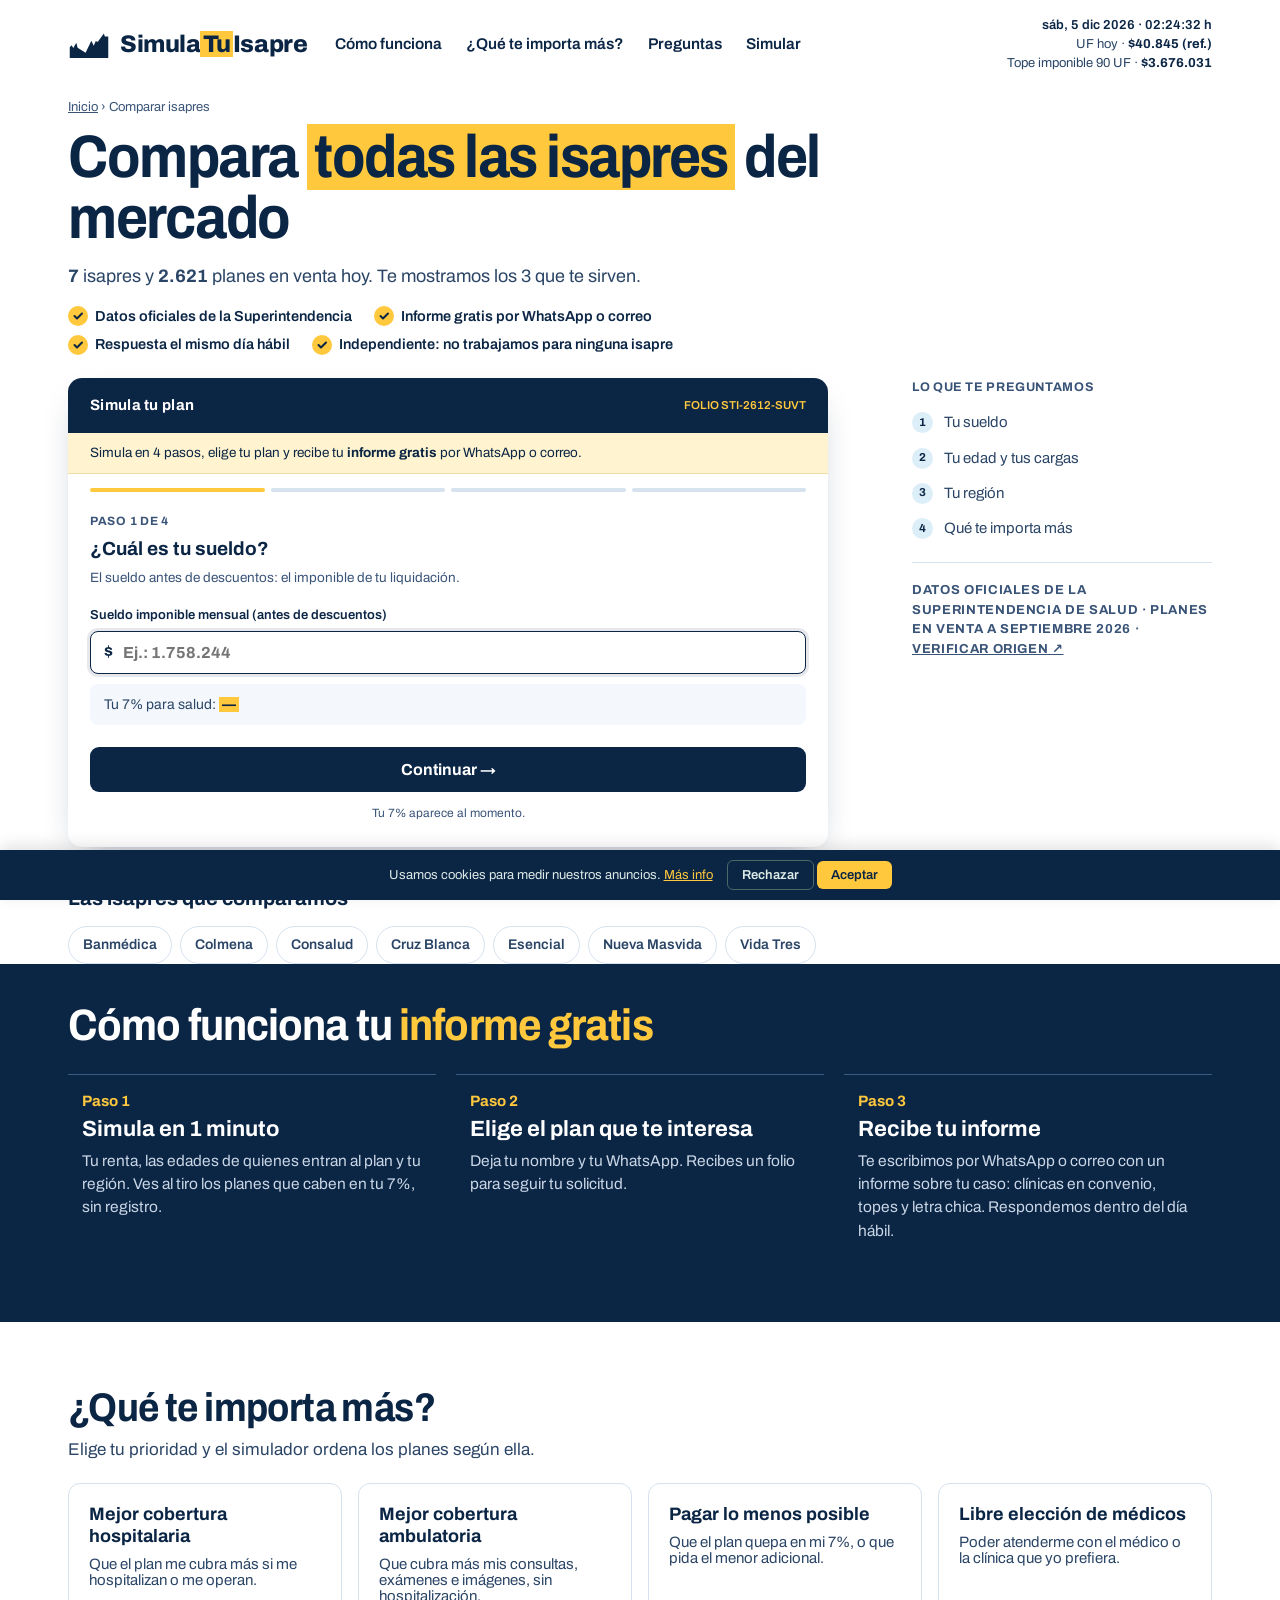
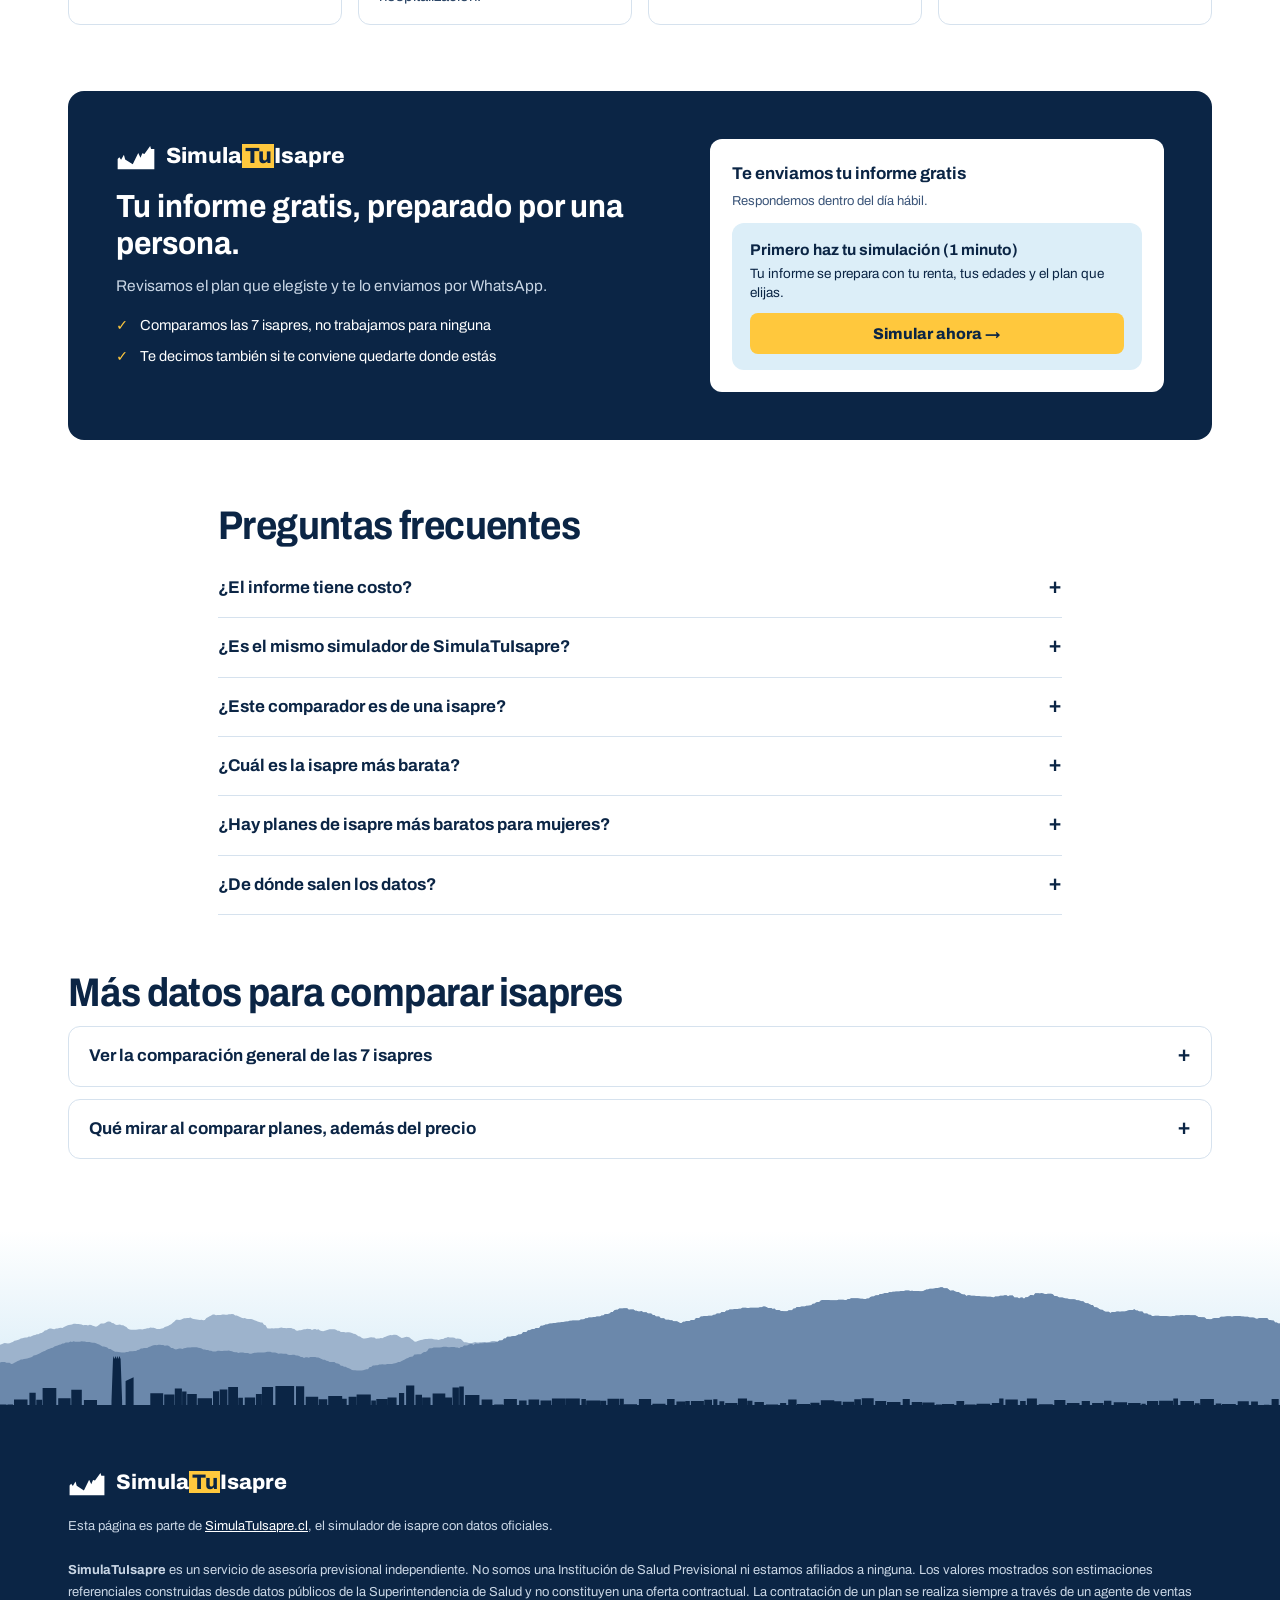
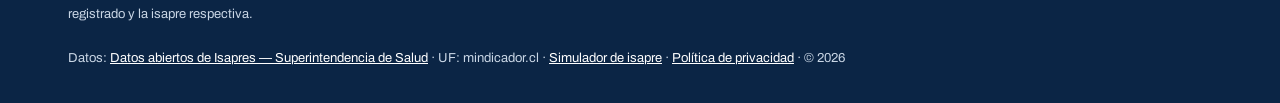
<file: comparar-isapres/index.html>
<!DOCTYPE html>
<html lang="es-CL">
<head>
<meta charset="UTF-8">
<meta name="viewport" content="width=device-width, initial-scale=1.0">
<title>Compara isapres y cotiza gratis: planes con tu sueldo real</title>
<meta name="description" content="Compara las 7 isapres en 1 minuto: ingresa tu renta, edad y región y ve al tiro tus planes, sin dejar tus datos. Si quieres, te enviamos un informe gratis.">
<meta name="robots" content="index, follow, max-image-preview:large">
<link rel="canonical" href="https://www.simulatuisapre.cl/comparar-isapres/">
<meta name="theme-color" content="#0B2545">
<link rel="icon" href="/favicon.ico?v=3" sizes="48x48">
<link rel="icon" type="image/svg+xml" href="/favicon.svg?v=3">
<link rel="icon" type="image/png" sizes="192x192" href="/icon-192.png?v=3">
<link rel="apple-touch-icon" href="/apple-touch-icon.png?v=3">
<link rel="manifest" href="/site.webmanifest">
<meta property="og:type" content="website">
<meta property="og:locale" content="es_CL">
<meta property="og:site_name" content="SimulaTuIsapre">
<meta property="og:url" content="https://www.simulatuisapre.cl/comparar-isapres/">
<meta property="og:title" content="Compara isapres y recibe tu informe gratis">
<meta property="og:description" content="Compara los planes de las 7 isapres con tu edad, región y renta. Informe gratis, con datos oficiales de la Superintendencia de Salud.">
<meta property="og:image" content="https://www.simulatuisapre.cl/compartir-azul.png?v=9">
<meta property="og:image:width" content="1200">
<meta property="og:image:height" content="630">
<meta name="twitter:card" content="summary_large_image">
<meta name="twitter:title" content="Compara isapres y recibe tu informe gratis">
<meta name="twitter:description" content="Compara los planes de las 7 isapres con tu edad, región y renta. Informe gratis, con datos oficiales de la Superintendencia de Salud.">
<meta name="twitter:image" content="https://www.simulatuisapre.cl/compartir-azul.png?v=9">
<script type="application/ld+json">{"@context":"https://schema.org","@graph":[
{"@type":"BreadcrumbList","itemListElement":[{"@type":"ListItem","position":1,"name":"Inicio","item":"https://www.simulatuisapre.cl/"},{"@type":"ListItem","position":2,"name":"Comparar isapres","item":"https://www.simulatuisapre.cl/comparar-isapres/"}]},
{"@type":"WebPage","name":"Compara isapres y recibe tu informe gratis","url":"https://www.simulatuisapre.cl/comparar-isapres/","inLanguage":"es-CL","datePublished":"2026-11-08","dateModified":"2026-11-08","isPartOf":{"@id":"https://www.simulatuisapre.cl/#web"},"publisher":{"@id":"https://www.simulatuisapre.cl/#org"}},
{"@type":"FAQPage","mainEntity":[{"@type": "Question", "name": "¿Es el mismo simulador de SimulaTuIsapre?", "acceptedAnswer": {"@type": "Answer", "text": "Sí. Esta página es parte de SimulaTuIsapre.cl y usa el mismo simulador, con los mismos datos oficiales. Puedes simular aquí mismo y pedir tu informe gratis."}}, {"@type": "Question", "name": "¿El informe tiene costo?", "acceptedAnswer": {"@type": "Answer", "text": "No. El informe y la asesoría son gratis. También te decimos si te conviene quedarte en tu plan actual."}},{"@type": "Question", "name": "¿Este comparador es de una isapre?", "acceptedAnswer": {"@type": "Answer", "text": "No. Es un comparador independiente y ninguna isapre paga por aparecer mejor posicionada."}},{"@type": "Question", "name": "¿Cuál es la isapre más barata?", "acceptedAnswer": {"@type": "Answer", "text": "Depende de tu edad, tu grupo familiar y tu región. Por ley siempre pagas al menos tu 7%: lo útil es comparar qué plan te da más por ese monto, y eso lo calcula el simulador."}},{"@type": "Question", "name": "¿Hay planes de isapre más baratos para mujeres?", "acceptedAnswer": {"@type": "Answer", "text": "No. Desde abril de 2020, los planes nuevos usan una tabla de factores única que no distingue por sexo: una mujer y un hombre de la misma edad pagan lo mismo por el mismo plan (Circular IF/N°343, Superintendencia de Salud). Por eso el simulador no te pregunta tu sexo."}},{"@type": "Question", "name": "¿De dónde salen los datos?", "acceptedAnswer": {"@type": "Answer", "text": "De los datos abiertos de la Superintendencia de Salud. Solo contamos los planes individuales que hoy están en venta en las 7 isapres abiertas, y se actualizan solos una vez al mes."}}]}]}</script>
<link rel="preconnect" href="https://fonts.googleapis.com">
<link rel="preconnect" href="https://fonts.gstatic.com" crossorigin>
<link href="https://fonts.googleapis.com/css2?family=Archivo:wdth,wght@75..125,400..800&display=swap" rel="stylesheet">
<link rel="stylesheet" href="/simulador.css">
<style>
:root{
  --tinta:#0B2545; --papel:#F4F8FC; --linea:#D6E2EE; --verde:#0B2545; --verde-osc:#06172E;
  --sello:#6E4E00; --sello-bg:#FFF4CF; --gris:#3A5478; --ticket:#FFFFFF;
  --cielo:#DCEEF8; --sol:#FFC83D; --txt2:#2B4566;
  --mono:'Archivo',system-ui,sans-serif; --sans:'Archivo',system-ui,sans-serif; --disp:'Archivo',system-ui,sans-serif;
}
*{box-sizing:border-box;margin:0;padding:0}
html{scroll-behavior:smooth}
@media(prefers-reduced-motion:reduce){html{scroll-behavior:auto}*{transition:none!important}}
body{font-family:var(--sans);background:#fff;color:var(--tinta);line-height:1.55;font-size:16px;font-variant-numeric:tabular-nums}
a{color:var(--tinta)}
button{font-family:inherit;cursor:pointer}
:focus-visible{outline:3px solid var(--sol);outline-offset:2px;border-radius:4px}
mark{background:var(--sol);color:inherit;padding:0 .12em;box-decoration-break:clone;-webkit-box-decoration-break:clone}
.envoltura{max-width:1200px;margin:0 auto;padding:0 28px}
@media(max-width:600px){.envoltura{padding:0 18px}}

/* Cabecera */
.cielo{background:#FFFFFF}
.cierre{background:linear-gradient(180deg,#FFFFFF 0%,var(--cielo) 72%,var(--cielo) 100%);margin-top:48px}
header.top{display:flex;align-items:center;justify-content:space-between;gap:12px 28px;flex-wrap:wrap;padding-top:16px;padding-bottom:10px}
.logo{display:flex;align-items:center;gap:10px;text-decoration:none;color:var(--tinta);font-weight:800;font-size:24px;letter-spacing:-.02em}
.logo svg{width:42px;height:32px;flex:none}
.logo mark{padding:0 .1em}
nav.menu{display:flex;gap:24px;font-size:15.5px;font-weight:600}
nav.menu a{text-decoration:none}
nav.menu a:hover{text-decoration:underline;text-underline-offset:4px}
.uf-hoy{font-size:13px;color:var(--txt2);text-align:right;line-height:1.45}
.uf-hoy b{color:var(--tinta);font-weight:700}
@media(max-width:1100px){nav.menu{display:none}}
@media(max-width:520px){header.top{flex-wrap:nowrap;gap:8px}.logo{font-size:17px;gap:6px;flex:none}.logo svg{width:28px;height:21px}.uf-hoy{font-size:10.5px;white-space:nowrap;margin-left:auto;line-height:1.4}}

/* Portada de la página */
.hero{display:grid;grid-template-columns:minmax(0,1fr) 300px;grid-template-areas:"txt txt" "sim guia";gap:22px 48px;padding-top:14px;padding-bottom:10px;align-items:start}
.h-txt,.h-sim{max-width:760px}
.h-txt{grid-area:txt}.h-sim{grid-area:sim}.h-guia{grid-area:guia}
.h-guia h2{margin:0;font-size:12.5px;font-weight:700;letter-spacing:.05em;text-transform:uppercase;color:var(--gris)}
.h-guia ol{list-style:none;margin:14px 0 0;padding:0;display:flex;flex-direction:column;gap:12px}
.h-guia li{display:flex;align-items:center;gap:11px;font-size:15px;color:var(--txt2)}
.h-guia li b{flex:none;width:21px;height:21px;border-radius:50%;background:var(--cielo);color:var(--tinta);font-size:11.5px;font-weight:700;display:inline-flex;align-items:center;justify-content:center}
.h-guia .dato{margin:22px 0 0;padding-top:18px;border-top:1px solid var(--linea)}
@media(max-width:900px){.hero{grid-template-columns:1fr;grid-template-areas:"txt" "sim";gap:22px}.h-guia{display:none}}
.migas{font-size:13px;color:var(--gris);margin-bottom:10px}.migas a{color:var(--gris)}
.dato{font-size:13px;font-weight:700;letter-spacing:.05em;text-transform:uppercase;color:var(--gris);line-height:1.5}
.dato a{color:var(--gris)}
.hero h1{font-weight:700;font-stretch:90%;font-size:clamp(36px,5.2vw,60px);line-height:1.02;letter-spacing:-.025em;margin-top:10px}
.hero .sub{margin-top:14px;font-size:18px;color:var(--txt2);max-width:58ch}
.puntos{margin-top:14px;display:flex;flex-wrap:wrap;gap:6px 22px;font-size:14.5px;font-weight:600}
.puntos li{list-style:none;display:flex;gap:7px;align-items:center}
.puntos li::before{content:"";width:20px;height:20px;flex:none;border-radius:50%;background:var(--sol) no-repeat center/12px url("data:image/svg+xml,%3Csvg xmlns='http://www.w3.org/2000/svg' viewBox='0 0 24 24' fill='none' stroke='%230B2545' stroke-width='4' stroke-linecap='round' stroke-linejoin='round'%3E%3Cpath d='M5 12l5 5L20 7'/%3E%3C/svg%3E")}

.mreg{cursor:pointer}
.mreg.on text{font-weight:800}
.mreg.on .mk{opacity:1}
.mreg.on .ld{stroke-opacity:1;stroke-width:2.5}
.mreg.on .dt{r:11;stroke:var(--tinta);stroke-width:3}
.mreg:focus{outline:none}.mreg:focus-visible .mk{opacity:1;fill:none;stroke:var(--tinta);stroke-width:3}

/* Alcance de tu 7% */
.alcance{width:100%;text-align:left;background:#fff;border:0;border-radius:12px;padding:14px 16px;display:flex;flex-direction:column;gap:3px;box-shadow:0 8px 22px -12px rgba(11,37,69,.35);color:var(--tinta);transition:transform .15s ease}
.alcance:hover{transform:translateY(-2px)}
.alcance small{font-size:12px;font-weight:800;letter-spacing:.08em;text-transform:uppercase;color:var(--gris)}
.alcance span{font-size:15px;line-height:1.4;color:var(--txt2)}
.alcance strong{color:var(--tinta)}
.alcance .grande{display:block;margin:2px 0 2px;font-size:30px;font-weight:800;line-height:1.1;color:var(--tinta)}
.alcance .grande mark{padding:0 .15em}

/* Simulador (archivo compartido): solo se le cambia la apariencia en esta página */
.ficha{border:0;box-shadow:0 14px 34px -16px rgba(11,37,69,.4);transition:box-shadow .2s ease}
.ficha.atencion{box-shadow:0 0 0 3px var(--sol),0 20px 44px -18px rgba(11,37,69,.45)}
.ficha-head{background:var(--tinta)}
.ficha-head .folio{color:var(--sol);font-weight:600}
.aviso-informe{background:var(--sello-bg)!important;border-bottom-color:#F1DFA6!important}
.paso-dot.on{background:var(--sol)}
.ficha-body h2{font-size:19px}
input[type=text],input[type=tel],input[type=email],select{border-color:#B9CCE0}
input:focus,select:focus{border-color:var(--tinta);box-shadow:0 0 0 3px rgba(255,200,61,.6)}
.monto-input .peso{color:var(--tinta);font-weight:700}
.monto-input input{font-weight:700}
.calc-7{background:var(--papel);border:0;color:var(--txt2);font-size:14px}
.calc-7 b{color:var(--tinta);background:var(--sol);padding:0 .2em;font-weight:800}
.chip{border-color:#B9CCE0}
.guia-sim{display:none;margin:12px 22px 0;background:var(--sol);color:var(--tinta);font-weight:700;font-size:14.5px;border-radius:999px;padding:7px 14px}
.guia-sim.ver{display:block}
@media(hover:hover){.ficha .paso:not(.oculto) .btn-verde:hover{box-shadow:0 0 0 4px var(--sol)}}

/* Todo lo que se puede tocar reacciona al pasar el mouse */
input[type=text],input[type=tel],input[type=email],select{transition:border-color .15s ease, box-shadow .15s ease, background .15s ease}
input[type=text]:hover,input[type=tel]:hover,input[type=email]:hover,select:hover{border-color:var(--tinta);background:#FFFBEA;box-shadow:0 0 0 3px rgba(255,200,61,.55)}
.chip{transition:background .15s ease, border-color .15s ease, transform .15s ease, box-shadow .15s ease}
.chip:hover{border-color:var(--tinta);background:#FFF4CF;transform:translateY(-2px);box-shadow:0 0 0 3px rgba(255,200,61,.55)}
.chip.on:hover{background:var(--tinta);color:#fff}
.btn{transition:transform .15s ease, box-shadow .15s ease, background .15s ease}
.btn:hover{transform:translateY(-2px)}
.btn-fantasma:hover{border-color:var(--tinta);color:var(--tinta);background:#FFF4CF}
.carga-row button:hover{background:#FDECEA;border-radius:6px}

/* Resultados */
#resultados{max-width:1200px;padding:8px 28px 40px}
.res-head h2{font-weight:700;font-stretch:90%}
.ticket{border-color:#C9D9EA}
.ticket{transition:transform .2s ease, box-shadow .2s ease}
.ticket:hover{transform:translateY(-4px);box-shadow:0 18px 40px -18px rgba(11,37,69,.45)}
.ticket.destacado{border:2px solid var(--tinta);box-shadow:0 0 0 4px var(--sol),0 18px 40px -16px rgba(11,37,69,.5)}
@keyframes realce{0%,100%{box-shadow:0 0 0 4px var(--sol),0 18px 40px -16px rgba(11,37,69,.5)}50%{box-shadow:0 0 0 11px rgba(255,200,61,.55),0 18px 40px -16px rgba(11,37,69,.5)}}
.ticket.destacado{animation:realce 1.6s ease-in-out 3}
.ticket.destacado .badge-top{font-size:12.5px;padding:5px 14px;box-shadow:0 2px 0 var(--tinta)}
.tk-cta .btn:hover{box-shadow:0 0 0 4px var(--sol)}
  @media(hover:hover){.lead-form .btn-verde:hover,.sin-sim .btn-sim:hover{box-shadow:0 0 0 4px var(--sol);transform:translateY(-2px)}}
.sin-sim .btn-sim{transition:transform .15s ease, box-shadow .15s ease}
.asesoria .marca-informe{display:flex;align-items:center;gap:10px;font-size:22px;font-weight:800;color:#fff;margin-bottom:16px}
.asesoria .marca-informe svg{width:40px;height:30px;flex:none}
.asesoria .marca-informe mark{color:var(--tinta)}
.ticket .badge-top{background:var(--sol);color:var(--tinta)}
  /* Cinta "Tu mejor plan": dentro de la tarjeta, sin cortarse en celular */
  .tickets .ticket .badge-top{position:static;display:block;border-radius:10px 10px 0 0;margin:0;font-size:13.5px;font-weight:700;letter-spacing:.02em;padding:10px 18px;box-shadow:none;text-align:left}
  .tickets .ticket.destacado .badge-top{font-size:14px;padding:11px 18px;box-shadow:none}
.tag-7.dentro{background:var(--cielo);color:var(--tinta)}
.tk-precio .clp{font-weight:800}
.cordillera{display:block;width:100%;height:200px;margin-top:26px}
@media(max-width:600px){.cordillera{height:130px}}

/* Cómo funciona */
.azul{background:var(--tinta);color:#fff}
.azul .envoltura{padding-top:12px;padding-bottom:64px}
.foto-pie{font-size:13px;color:#9FB4CC}
.azul h2{font-weight:700;font-stretch:90%;font-size:clamp(30px,4vw,44px);line-height:1.05;letter-spacing:-.02em;margin-top:26px}
.azul h2 span{color:var(--sol)}
.como{display:grid;grid-template-columns:repeat(3,minmax(0,1fr));gap:20px;margin-top:26px}
@media(max-width:820px){.como{grid-template-columns:1fr;gap:6px}}
.como button{background:transparent;border:0;border-top:1px solid #3A5A82;color:#fff;text-align:left;padding:18px 14px 16px;border-radius:0 0 10px 10px;display:flex;flex-direction:column;gap:8px;transition:background .15s ease, transform .15s ease}
.como button:hover{background:rgba(255,255,255,.07);transform:translateY(-3px)}
.como button:hover b{text-decoration:underline;text-underline-offset:4px}
.como i{font-style:normal;font-size:15px;font-weight:700;color:var(--sol)}
.como b{font-size:22px}
.como p{font-size:15.5px;line-height:1.5;color:#C9D6E5}

/* Bloques */
.bloque{padding-top:64px;padding-bottom:10px}
.bloque h2,.faq h2,.mas h2{font-weight:700;font-stretch:90%;font-size:clamp(28px,3.4vw,40px);line-height:1.08;letter-spacing:-.015em}
.bloque .intro{color:var(--txt2);font-size:17px;margin-top:8px;margin-bottom:20px}
.prios{display:grid;grid-template-columns:repeat(4,minmax(0,1fr));gap:16px}
@media(max-width:980px){.prios{grid-template-columns:repeat(2,minmax(0,1fr))}}
@media(max-width:520px){.prios{grid-template-columns:1fr}}
.pr{background:#fff;border:1px solid var(--linea);border-radius:12px;padding:20px;text-align:left;color:var(--tinta);font-size:15px;display:flex;flex-direction:column;gap:8px;transition:border-color .15s, transform .15s}
.pr{cursor:pointer}
.pr:hover{border-color:var(--tinta);transform:translateY(-3px);box-shadow:0 0 0 3px rgba(255,200,61,.6),0 12px 26px -14px rgba(11,37,69,.4)}
.pr[aria-pressed="true"]{background:var(--tinta);border-color:var(--tinta);color:#fff}
.pr[aria-pressed="true"] span{color:#C9D6E5}
.pr b{font-size:18px;line-height:1.2}
.pr span{font-size:15px;color:var(--txt2)}
.asesoria{max-width:1200px;padding:0 28px;margin:56px auto 64px}
.asesoria-card{background:var(--tinta);color:#fff;align-items:start}
.asesoria h2{font-weight:700;font-stretch:92%}
.asesoria p{color:#C9D6E5}
.asesoria li::before{color:var(--sol)}
.sin-sim{background:var(--cielo);border:0;border-radius:12px;padding:16px 18px;color:var(--tinta)}
.sin-sim b{font-size:15.5px}
.sin-sim .btn-sim{background:var(--sol);color:var(--tinta);font-weight:800;font-size:15.5px;padding:12px 14px}
.sin-sim .btn-sim:hover{background:var(--sol)}
.folio-box{border-color:var(--tinta)}
.btn-link{color:var(--tinta)}
.faq{max-width:900px;margin:0 auto 56px;padding:0 28px}
.faq h2{margin-bottom:12px}
details{border-bottom:1px solid var(--linea);padding:16px 0}
summary{font-weight:700;font-size:17px;cursor:pointer;list-style:none;display:flex;justify-content:space-between;gap:12px}
summary::-webkit-details-marker{display:none}
summary::after{content:"+";color:var(--tinta);font-size:22px;line-height:1}
details[open] summary::after{content:"–"}
details p{margin-top:10px;font-size:15.5px;color:var(--txt2);max-width:70ch}
.mas{max-width:1200px;margin:0 auto 72px;padding:0 28px}
.mas details{background:#fff;border:1px solid var(--linea);border-radius:12px;padding:16px 20px;margin-top:12px}
.mas details[open] summary{margin-bottom:12px}
.mas details p{max-width:none}
.tabla-wrap{overflow-x:auto;border:1px solid var(--linea);border-radius:10px}
.tabla-wrap table{border-collapse:collapse;width:100%;min-width:760px;font-size:15px}
.tabla-wrap th,.tabla-wrap td{padding:12px 13px;text-align:left;border-bottom:1px solid var(--linea);vertical-align:top}
.tabla-wrap thead th{font-size:12px;font-weight:700;letter-spacing:.05em;text-transform:uppercase;color:var(--gris);background:var(--papel)}
.tabla-wrap tbody th{font-weight:700;position:sticky;left:0;background:#fff;z-index:1}
.tabla-wrap thead th:first-child{position:sticky;left:0;z-index:2}
.tabla-wrap tbody tr:last-child th,.tabla-wrap tbody tr:last-child td{border-bottom:0}
.tabla-wrap td.num{white-space:nowrap;font-weight:600}
.tabla-wrap td[data-k=tipos]{font-size:13.5px;color:var(--txt2)}
.t-clp{display:block;font-size:12px;color:var(--gris);font-weight:500}
.nota{font-size:14px;color:var(--gris);margin-top:12px}
.aviso-7{background:var(--sello-bg);color:var(--tinta);border-radius:10px;padding:12px 14px;font-size:14.5px;margin-top:14px}
.verifica{margin-top:18px;padding-top:16px;border-top:1px dashed var(--linea)}
.verifica-btns{margin:12px 0 4px;display:flex;flex-wrap:wrap;gap:10px;align-items:center}
.btn-csv{background:var(--tinta);color:#fff;border:0;border-radius:9px;padding:11px 16px;font-weight:700;font-size:15px}
.btn-fuente{font-weight:700;font-size:15px;text-decoration:none;border:2px solid var(--tinta);border-radius:9px;padding:9px 14px}
.criterios{display:grid;grid-template-columns:repeat(auto-fit,minmax(220px,1fr));gap:12px}
.criterios div{background:var(--papel);border-radius:10px;padding:14px}
.criterios b{display:block;margin-bottom:4px;font-size:15.5px}
.criterios p{font-size:14.5px;color:var(--txt2);margin:0}
footer{background:var(--tinta);color:#C9D6E5;font-size:13px;padding:34px 0;line-height:1.7}
footer .inner{max-width:1200px;margin:0 auto;padding:0 28px}
footer .marca{display:flex;align-items:center;gap:10px;font-size:21px;font-weight:800;color:#fff;margin-bottom:14px}
footer .marca svg{width:38px;height:29px}
footer .marca mark{color:var(--tinta)}
footer a{color:#fff}
.cookies .ck-si{background:var(--sol);color:var(--tinta)}
.cookies a{color:var(--sol)}

header.top{flex-wrap:nowrap}
.uf-hoy{margin-left:auto;flex:none}
.logo{flex:none}
@media(max-width:345px){.logo{font-size:15px;gap:5px}.logo svg{width:24px;height:18px}.uf-hoy{font-size:9.5px}}

/* Llamados a empezar */
.ficha input.llamar{border-color:var(--tinta);box-shadow:0 0 0 3px rgba(11,37,69,.10)}
.mreg text{transform-box:fill-box;transform-origin:left center}
.pr:active{border-color:var(--tinta);box-shadow:0 0 0 3px rgba(255,200,61,.6),0 12px 26px -14px rgba(11,37,69,.4)}

/* Celular: el simulador primero (18-11-2026) */
.h-conf{display:none}
@media(max-width:900px){
 .hero{grid-template-areas:"txt" "sim" "conf"!important;gap:14px!important}
 .h-txt .dato,.h-txt .puntos,.h-txt .migas{display:none}
 .h-conf{display:block;grid-area:conf}
 .h-conf .puntos{margin-top:0}
 .h-conf .dato{margin-top:12px}
 .h-sim .ayuda{display:none}
}
@media(max-width:600px){
 .cookies{padding:8px 12px!important;font-size:12.5px!important;gap:8px!important}
 .cookies button{padding:6px 10px!important;font-size:12.5px!important}
}
</style>
</head>
<body>

<div class="cielo">
<header class="top envoltura">
  <a class="logo" href="/" aria-label="SimulaTuIsapre, inicio"><svg aria-hidden="true" focusable="false" viewBox="0 0 48 36"><path d="M2.0 21.7 L4.0 19.5 L6.1 22.5 L9.5 16.6 L11.0 22.2 L20.1 28.0 L26.7 14.4 L29.4 20.1 L31.6 14.8 L34.1 15.5 L41.0 6.0 L42.1 9.5 L46.0 9.5 L46 34 L2 34 Z" fill="#0B2545"/></svg><span>Simula<mark>Tu</mark>Isapre</span></a>
  <nav class="menu" aria-label="Principal">
    <a href="#como">Cómo funciona</a>
    <a href="#importa">¿Qué te importa más?</a>
    <a href="#preguntas">Preguntas</a>
    <a href="#simulador" data-ir="simular">Simular</a>
  </nav>
  <div class="uf-hoy"><span id="fechaHoy" style="display:block;color:var(--tinta);font-weight:600"></span><span id="ufLabel">UF hoy</span> · <b id="ufValor">cargando…</b><span id="topeHoy" style="display:block">Tope imponible 90 UF</span></div>
</header>

<section class="hero envoltura">
  <div class="h-txt">
    <nav class="migas" aria-label="Ubicación"><a href="/">Inicio</a> › Comparar isapres</nav>
    <h1>Compara <mark>todas las isapres</mark> del mercado</h1>
    <p class="sub"><b class="isapres-dyn">7</b> isapres y <b class="total-dyn">2.621</b> planes en venta hoy. Te mostramos los 3 que te sirven.</p>
    <ul class="puntos">
      <li>Datos oficiales de la Superintendencia</li>
      <li>Informe gratis por WhatsApp o correo</li>
      <li>Respuesta el mismo día hábil</li>
      <li>Independiente: no trabajamos para ninguna isapre</li>
    </ul>
  </div>
  <div class="h-sim">
    <!-- Simulador: lo dibuja /simulador.js (el mismo de la portada) -->
    <div data-sti="ficha"></div>
  </div>
  <aside class="h-guia" aria-label="Lo que te preguntamos">
    <h2>Lo que te preguntamos</h2>
    <ol>
      <li><b>1</b> Tu sueldo</li>
      <li><b>2</b> Tu edad y tus cargas</li>
      <li><b>3</b> Tu región</li>
      <li><b>4</b> Qué te importa más</li>
    </ol>
    <p class="dato">Datos oficiales de la Superintendencia de Salud · planes en venta a <span class="periodo-dyn"><!--AUTO:periodo-->septiembre 2026<!--/AUTO:periodo--></span> · <a href="https://www.superdesalud.gob.cl/tax-biblioteca-digital/datos-abiertos-de-isapres-6988/" target="_blank" rel="noopener">verificar origen ↗</a></p>
  </aside>
  <div class="h-conf"><ul class="puntos">
      <li>Datos oficiales de la Superintendencia</li>
      <li>Informe gratis por WhatsApp o correo</li>
      <li>Respuesta el mismo día hábil</li>
      <li>Independiente: no trabajamos para ninguna isapre</li>
    </ul><p class="dato">Datos oficiales de la Superintendencia de Salud · planes en venta a <span class="periodo-dyn"><!--AUTO:periodo-->septiembre 2026<!--/AUTO:periodo--></span> · <a href="https://www.superdesalud.gob.cl/tax-biblioteca-digital/datos-abiertos-de-isapres-6988/" target="_blank" rel="noopener">verificar origen ↗</a></p></div>
</section>

<!-- Resultados -->
<div data-sti="resultados"></div>

</div>

<section class="envoltura" style="padding-top:26px">
  <h2 style="margin:0 0 12px;font-size:20px;font-weight:700;color:var(--tinta)">Las isapres que comparamos</h2>
  <ul class="isapres-lista" style="list-style:none;margin:0;padding:0;display:flex;flex-wrap:wrap;gap:8px"></ul>
</section>

<section class="azul" id="como">
  <div class="envoltura">
    <h2>Cómo funciona tu <span>informe gratis</span></h2>
    <div class="como">
      <button type="button" data-ir="simular"><i>Paso 1</i><b>Simula en 1 minuto</b><p>Tu renta, las edades de quienes entran al plan y tu región. Ves al tiro los planes que caben en tu 7%, sin registro.</p></button>
      <button type="button" data-ir="elegir"><i>Paso 2</i><b>Elige el plan que te interesa</b><p>Deja tu nombre y tu WhatsApp. Recibes un folio para seguir tu solicitud.</p></button>
      <button type="button" data-ir="informe"><i>Paso 3</i><b>Recibe tu informe</b><p>Te escribimos por WhatsApp o correo con un informe sobre tu caso: clínicas en convenio, topes y letra chica. Respondemos dentro del día hábil.</p></button>
    </div>
  </div>
</section>

<section class="bloque envoltura" id="importa">
  <h2>¿Qué te importa más?</h2>
  <p class="intro">Elige tu prioridad y el simulador ordena los planes según ella.</p>
  <div class="prios">
    <button type="button" class="pr" data-prio="hosp" aria-pressed="false"><b>Mejor cobertura hospitalaria</b><span>Que el plan me cubra más si me hospitalizan o me operan.</span></button>
    <button type="button" class="pr" data-prio="amb" aria-pressed="false"><b>Mejor cobertura ambulatoria</b><span>Que cubra más mis consultas, exámenes e imágenes, sin hospitalización.</span></button>
    <button type="button" class="pr" data-prio="precio" aria-pressed="false"><b>Pagar lo menos posible</b><span>Que el plan quepa en mi 7%, o que pida el menor adicional.</span></button>
    <button type="button" class="pr" data-prio="libre" aria-pressed="false"><b>Libre elección de médicos</b><span>Poder atenderme con el médico o la clínica que yo prefiera.</span></button>
  </div>
</section>

<!-- Pedir el informe gratis -->
<div data-sti="asesoria"></div>

<section class="faq" id="preguntas">
  <h2>Preguntas frecuentes</h2>
  <details><summary>¿El informe tiene costo?</summary><p>No. El informe y la asesoría son gratis. También te decimos si te conviene quedarte en tu plan actual.</p></details>
  <details><summary>¿Es el mismo simulador de SimulaTuIsapre?</summary><p>Sí. Esta página es parte de <a href="/">SimulaTuIsapre.cl</a> y usa el mismo simulador, con los mismos datos oficiales. Puedes simular aquí mismo y pedir tu informe gratis.</p></details>
  <details><summary>¿Este comparador es de una isapre?</summary><p>No. Es un comparador independiente y ninguna isapre paga por aparecer mejor posicionada.</p></details>
  <details><summary>¿Cuál es la isapre más barata?</summary><p>Depende de tu edad, tu grupo familiar y tu región. Este mes, el plan base más bajo con GES es de <!--AUTO:bajo-->Consalud (1,66 UF para 30 años)<!--/AUTO:bajo-->, pero por ley siempre pagas al menos tu 7%. Lo útil es comparar qué plan te da más por ese monto, y eso lo calcula el simulador.</p></details>
  <details><summary>¿Hay planes de isapre más baratos para mujeres?</summary><p>No. Desde abril de 2020, los planes nuevos usan una tabla de factores única que no distingue por sexo: una mujer y un hombre de la misma edad pagan lo mismo por el mismo plan (<a href="https://www.superdesalud.gob.cl/normativa/circular-if-n-343" target="_blank" rel="noopener">Circular IF/N°343, Superintendencia de Salud</a>). Por eso el simulador no te pregunta tu sexo.</p></details>
  <details><summary>¿De dónde salen los datos?</summary><p>De los datos abiertos de la Superintendencia de Salud. Solo contamos los planes individuales que hoy están en venta en las 7 isapres abiertas, y se actualizan solos una vez al mes.</p></details>
</section>

<section class="mas">
  <h2>Más datos para comparar isapres</h2>
  <details>
    <summary>Ver la comparación general de las 7 isapres</summary>
    <p class="nota" style="margin:0 0 12px">Ordenadas por cantidad de planes en venta. Tu precio exacto depende de tu edad y de quiénes entran al plan: eso lo calcula el simulador.</p>
    <div class="tabla-wrap">
    <table>
      <thead><tr><th scope="col">Isapre</th><th scope="col">Planes en venta</th><th scope="col">Desde (ej. 30 años)</th><th scope="col">Precio base típico</th><th scope="col">Tipos de plan</th><th scope="col">Cob. hospitalaria típica</th><th scope="col">GES por persona</th></tr></thead>
      <tbody id="filas"><!--AUTO:filas--><tr data-i="Colmena"><th scope="row">Colmena</th><td class="num" data-k="n">638</td><td class="num" data-k="desde">2,10 UF<span class="t-clp" data-k="clp"></span></td><td class="num" data-k="med">2,14 UF</td><td data-k="tipos">556 preferentes · 82 libre elección</td><td class="num" data-k="ch">90%</td><td class="num" data-k="ges">1,04 UF</td></tr><tr data-i="Cruz Blanca"><th scope="row">Cruz Blanca</th><td class="num" data-k="n">560</td><td class="num" data-k="desde">2,06 UF<span class="t-clp" data-k="clp"></span></td><td class="num" data-k="med">2,97 UF</td><td data-k="tipos">489 preferentes · 18 libre elección · 53 cerrados</td><td class="num" data-k="ch">90%</td><td class="num" data-k="ges">0,97 UF</td></tr><tr data-i="Consalud"><th scope="row">Consalud</th><td class="num" data-k="n">536</td><td class="num" data-k="desde">1,66 UF<span class="t-clp" data-k="clp"></span></td><td class="num" data-k="med">2,66 UF</td><td data-k="tipos">511 preferentes · 17 libre elección · 8 cerrados</td><td class="num" data-k="ch">100%</td><td class="num" data-k="ges">0,73 UF</td></tr><tr data-i="Banmédica"><th scope="row">Banmédica</th><td class="num" data-k="n">283</td><td class="num" data-k="desde">1,72 UF<span class="t-clp" data-k="clp"></span></td><td class="num" data-k="med">2,81 UF</td><td data-k="tipos">275 preferentes · 8 cerrados</td><td class="num" data-k="ch">100%</td><td class="num" data-k="ges">0,78 UF</td></tr><tr data-i="Nueva Masvida"><th scope="row">Nueva Masvida</th><td class="num" data-k="n">276</td><td class="num" data-k="desde">1,93 UF<span class="t-clp" data-k="clp"></span></td><td class="num" data-k="med">2,99 UF</td><td data-k="tipos">249 preferentes · 27 libre elección</td><td class="num" data-k="ch">100%</td><td class="num" data-k="ges">0,85 UF</td></tr><tr data-i="Vida Tres"><th scope="row">Vida Tres</th><td class="num" data-k="n">223</td><td class="num" data-k="desde">2,06 UF<span class="t-clp" data-k="clp"></span></td><td class="num" data-k="med">3,05 UF</td><td data-k="tipos">223 preferentes</td><td class="num" data-k="ch">100%</td><td class="num" data-k="ges">0,71 UF</td></tr><tr data-i="Esencial"><th scope="row">Esencial</th><td class="num" data-k="n">105</td><td class="num" data-k="desde">2,35 UF<span class="t-clp" data-k="clp"></span></td><td class="num" data-k="med">2,47 UF</td><td data-k="tipos">94 preferentes · 11 cerrados</td><td class="num" data-k="ch">80%</td><td class="num" data-k="ges">0,91 UF</td></tr><!--/AUTO:filas--></tbody>
    </table>
    </div>
    <p class="nota">Datos de la Superintendencia de Salud, período <!--AUTO:periodo2-->septiembre 2026<!--/AUTO:periodo2-->. Actualizado automáticamente el <!--AUTO:fecha-->08-11-2026<!--/AUTO:fecha-->, sin intervención manual.</p>
    <p class="nota"><b>Cómo leerla.</b> «Desde» es el plan más económico de cada isapre para una persona de 30 años sin cargas, más su GES. «Típico» es el valor del medio entre todos sus planes. Valores en UF; el monto en pesos usa la UF del día.</p>
    <p class="aviso-7">Por ley, los planes nuevos no pueden costar menos que tu 7% legal: siempre pagas al menos tu 7%. Por eso conviene comparar qué plan te da más por lo que ya cotizas.</p>
    <div class="verifica">
      <p><b>Verifícalo tú.</b> Descarga la lista completa de los <!--AUTO:total2-->2.621<!--/AUTO:total2--> planes en venta de <!--AUTO:periodo3-->septiembre 2026<!--/AUTO:periodo3-->, con el código de cada plan, y compárala con la fuente oficial.</p>
      <p class="verifica-btns"><button type="button" class="btn-csv" id="btnCsv">Descargar los planes (CSV)</button> <a class="btn-fuente" href="https://www.superdesalud.gob.cl/tax-biblioteca-digital/datos-abiertos-de-isapres-6988/" target="_blank" rel="noopener">Ver la fuente oficial ↗</a></p>
      <p class="nota" id="csvMsg">Se abre en Excel o Google Sheets. Cada fila es un plan: isapre, código, nombre, tipo, precio base en UF, coberturas y tope.</p>
    </div>
  </details>
  <details>
    <summary>Qué mirar al comparar planes, además del precio</summary>
    <div class="criterios">
      <div><b>Precio total con GES</b><p>El precio del plan cambia con la edad de cada persona, y el GES se paga aparte por cada una.</p></div>
      <div><b>Tipo de plan</b><p>Libre elección: te atiendes donde quieras. Preferente: cubre más en sus clínicas en convenio. Cerrado: solo cubre en sus prestadores.</p></div>
      <div><b>Cobertura y topes</b><p>El porcentaje hospitalario y ambulatorio, y el tope anual por persona, muestran cuánto te cubre de verdad.</p></div>
      <div><b>Clínicas en convenio</b><p>Están en el documento del plan. Si tienes una clínica de preferencia, lo revisamos en tu informe.</p></div>
    </div>
  </details>
</section>

<div class="cierre">
<svg aria-hidden="true" viewBox="0 0 1440 200" preserveAspectRatio="xMinYMax slice" class="cordillera"><path d="M0 200 L0.0 113.7 L1.6 113.2 L3.2 112.4 L4.8 112.0 L6.4 112.3 L8.0 112.6 L9.6 112.3 L11.2 111.6 L12.8 110.9 L14.4 109.8 L16.0 109.5 L17.6 108.9 L19.2 108.6 L20.8 107.6 L22.4 107.2 L24.0 106.7 L25.6 106.6 L27.2 106.5 L28.8 105.6 L30.4 105.7 L32.0 104.9 L33.6 104.2 L35.2 104.0 L36.8 103.3 L38.4 103.2 L40.0 102.2 L41.6 101.9 L43.2 101.1 L44.8 99.6 L46.4 99.2 L48.0 98.2 L49.6 97.5 L51.2 97.5 L52.8 98.1 L54.4 98.2 L56.0 97.6 L57.6 97.5 L59.2 97.0 L60.8 96.8 L62.4 97.0 L64.0 96.0 L65.6 95.2 L67.2 94.6 L68.8 94.1 L70.4 93.8 L72.0 93.6 L73.6 92.7 L75.2 92.7 L76.8 92.9 L78.4 93.0 L80.0 93.3 L81.6 93.6 L83.2 94.3 L84.8 93.9 L86.4 94.1 L88.0 94.4 L89.6 93.8 L91.2 94.0 L92.8 94.8 L94.4 95.3 L96.0 95.7 L97.6 94.9 L99.2 93.7 L100.8 92.5 L102.4 92.5 L104.0 92.4 L105.6 91.8 L107.2 90.7 L108.8 90.4 L110.4 90.7 L112.0 92.1 L113.6 92.2 L115.2 93.5 L116.8 93.9 L118.4 93.7 L120.0 93.6 L121.6 94.2 L123.2 94.2 L124.8 95.2 L126.4 96.0 L128.0 97.7 L129.6 98.5 L131.2 98.8 L132.8 98.8 L134.4 98.7 L136.0 98.7 L137.6 98.4 L139.2 98.2 L140.8 98.2 L142.4 98.4 L144.0 98.0 L145.6 97.7 L147.2 97.2 L148.8 97.2 L150.4 96.6 L152.0 96.8 L153.6 96.7 L155.2 97.2 L156.8 98.1 L158.4 97.9 L160.0 97.9 L161.6 97.4 L163.2 97.3 L164.8 96.1 L166.4 95.5 L168.0 94.9 L169.6 94.0 L171.2 93.2 L172.8 91.8 L174.4 90.4 L176.0 88.8 L177.6 88.8 L179.2 88.9 L180.8 88.7 L182.4 88.0 L184.0 87.2 L185.6 87.2 L187.2 87.0 L188.8 87.0 L190.4 86.5 L192.0 87.5 L193.6 87.9 L195.2 88.3 L196.8 88.5 L198.4 88.8 L200.0 88.9 L201.6 88.8 L203.2 89.2 L204.8 89.0 L206.4 87.1 L208.0 86.2 L209.6 85.2 L211.2 84.4 L212.8 83.6 L214.4 83.6 L216.0 84.2 L217.6 83.9 L219.2 84.0 L220.8 83.9 L222.4 83.4 L224.0 83.4 L225.6 83.7 L227.2 83.7 L228.8 83.3 L230.4 83.2 L232.0 83.0 L233.6 83.2 L235.2 84.4 L236.8 84.6 L238.4 85.2 L240.0 86.1 L241.6 86.8 L243.2 87.2 L244.8 87.1 L246.4 87.8 L248.0 88.0 L249.6 88.0 L251.2 88.1 L252.8 88.5 L254.4 89.2 L256.0 89.7 L257.6 90.4 L259.2 90.9 L260.8 91.4 L262.4 91.4 L264.0 93.8 L265.6 94.2 L267.2 97.2 L268.8 97.4 L270.4 97.4 L272.0 97.3 L273.6 97.5 L275.2 97.2 L276.8 97.2 L278.4 97.2 L280.0 96.8 L281.6 96.4 L283.2 96.9 L284.8 97.0 L286.4 97.2 L288.0 96.9 L289.6 96.9 L291.2 96.9 L292.8 97.7 L294.4 98.0 L296.0 99.4 L297.6 99.8 L299.2 99.3 L300.8 99.2 L302.4 98.7 L304.0 98.3 L305.6 98.3 L307.2 97.8 L308.8 98.0 L310.4 98.0 L312.0 99.1 L313.6 98.2 L315.2 98.0 L316.8 98.7 L318.4 98.3 L320.0 99.6 L321.6 100.1 L323.2 100.2 L324.8 99.7 L326.4 99.2 L328.0 98.7 L329.6 98.3 L331.2 98.3 L332.8 98.2 L334.4 98.3 L336.0 98.7 L337.6 99.7 L339.2 99.7 L340.8 101.0 L342.4 100.9 L344.0 101.1 L345.6 101.4 L347.2 101.3 L348.8 101.3 L350.4 101.5 L352.0 102.0 L353.6 102.7 L355.2 103.1 L356.8 103.9 L358.4 105.3 L360.0 105.6 L361.6 106.8 L363.2 107.4 L364.8 107.4 L366.4 107.3 L368.0 107.1 L369.6 106.6 L371.2 106.3 L372.8 106.6 L374.4 106.6 L376.0 107.7 L377.6 107.5 L379.2 107.5 L380.8 107.0 L382.4 107.2 L384.0 106.2 L385.6 105.8 L387.2 105.1 L388.8 104.4 L390.4 104.0 L392.0 104.3 L393.6 103.8 L395.2 103.8 L396.8 104.0 L398.4 105.1 L400.0 106.1 L401.6 107.0 L403.2 106.8 L404.8 106.3 L406.4 105.7 L408.0 105.9 L409.6 106.6 L411.2 108.1 L412.8 109.1 L414.4 110.6 L416.0 110.8 L417.6 110.0 L419.2 109.5 L420.8 109.0 L422.4 108.8 L424.0 108.2 L425.6 108.0 L427.2 108.0 L428.8 107.8 L430.4 107.8 L432.0 107.7 L433.6 108.2 L435.2 108.5 L436.8 108.6 L438.4 109.0 L440.0 108.5 L441.6 107.9 L443.2 107.9 L444.8 107.1 L446.4 106.7 L448.0 106.0 L449.6 106.4 L451.2 106.4 L452.8 106.6 L454.4 106.7 L456.0 107.7 L457.6 107.6 L459.2 107.7 L460.8 108.1 L462.4 109.6 L464.0 111.3 L465.6 111.3 L467.2 111.4 L468.8 112.1 L470.4 112.1 L472.0 112.1 L473.6 111.4 L475.2 111.1 L476.8 111.5 L478.4 111.5 L480.0 111.3 L481.6 111.2 L483.2 111.0 L484.8 111.0 L486.4 111.6 L488.0 111.3 L489.6 111.1 L491.2 110.3 L492.8 110.0 L494.4 110.0 L496.0 110.2 L497.6 110.5 L499.2 109.6 L500.8 109.6 L502.4 109.2 L504.0 107.5 L505.6 107.5 L507.2 105.8 L508.8 105.8 L510.4 105.7 L512.0 105.3 L513.6 104.9 L515.2 104.9 L516.8 104.4 L518.4 103.5 L520.0 103.4 L521.6 103.0 L523.2 101.0 L524.8 100.9 L526.4 100.9 L528.0 99.3 L529.6 99.3 L531.2 98.5 L532.8 98.1 L534.4 98.1 L536.0 97.0 L537.6 97.0 L539.2 97.0 L540.8 94.7 L542.4 94.7 L544.0 94.3 L545.6 93.4 L547.2 93.4 L548.8 92.8 L550.4 92.5 L552.0 92.5 L553.6 92.0 L555.2 92.0 L556.8 91.8 L558.4 91.5 L560.0 91.5 L561.6 91.1 L563.2 91.1 L564.8 90.8 L566.4 90.5 L568.0 90.5 L569.6 89.8 L571.2 89.8 L572.8 89.5 L574.4 89.5 L576.0 89.5 L577.6 89.5 L579.2 89.5 L580.8 88.5 L582.4 88.5 L584.0 88.3 L585.6 87.3 L587.2 87.3 L588.8 86.6 L590.4 86.6 L592.0 86.4 L593.6 85.9 L595.2 85.9 L596.8 85.5 L598.4 85.5 L600.0 85.5 L601.6 84.6 L603.2 84.6 L604.8 83.3 L606.4 83.1 L608.0 83.1 L609.6 82.4 L611.2 81.0 L612.8 81.0 L614.4 79.2 L616.0 78.7 L617.6 78.7 L619.2 77.5 L620.8 77.5 L622.4 77.5 L624.0 77.2 L625.6 77.2 L627.2 77.2 L628.8 78.8 L630.4 78.5 L632.0 78.5 L633.6 78.5 L635.2 79.8 L636.8 79.8 L638.4 80.4 L640.0 80.4 L641.6 80.0 L643.2 81.2 L644.8 81.2 L646.4 81.2 L648.0 82.4 L649.6 82.4 L651.2 82.4 L652.8 83.9 L654.4 83.9 L656.0 85.6 L657.6 85.6 L659.2 85.6 L660.8 87.2 L662.4 87.2 L664.0 87.2 L665.6 88.7 L667.2 88.7 L668.8 88.7 L670.4 89.2 L672.0 89.2 L673.6 90.2 L675.2 90.2 L676.8 90.2 L678.4 91.0 L680.0 91.9 L681.6 91.9 L683.2 90.7 L684.8 90.7 L686.4 89.9 L688.0 89.9 L689.6 89.9 L691.2 88.9 L692.8 88.9 L694.4 88.9 L696.0 86.9 L697.6 86.9 L699.2 86.9 L700.8 85.4 L702.4 85.4 L704.0 85.0 L705.6 85.0 L707.2 85.0 L708.8 84.7 L710.4 84.7 L712.0 84.7 L713.6 83.7 L715.2 83.7 L716.8 82.4 L718.4 82.4 L720.0 82.4 L721.6 81.0 L723.2 81.0 L724.8 81.0 L726.4 79.5 L728.0 79.5 L729.6 78.4 L731.2 78.4 L732.8 78.4 L734.4 77.9 L736.0 77.9 L737.6 77.9 L739.2 77.7 L740.8 77.7 L742.4 76.8 L744.0 76.8 L745.6 76.8 L747.2 76.9 L748.8 76.9 L750.4 76.8 L752.0 76.8 L753.6 76.8 L755.2 76.7 L756.8 76.7 L758.4 76.7 L760.0 76.2 L761.6 76.2 L763.2 75.4 L764.8 75.4 L766.4 76.0 L768.0 77.0 L769.6 77.0 L771.2 77.0 L772.8 77.9 L774.4 77.6 L776.0 79.0 L777.6 79.0 L779.2 79.0 L780.8 80.1 L782.4 80.1 L784.0 80.2 L785.6 80.2 L787.2 80.2 L788.8 79.2 L790.4 79.2 L792.0 79.2 L793.6 77.4 L795.2 77.4 L796.8 76.0 L798.4 76.0 L800.0 76.0 L801.6 75.4 L803.2 75.4 L804.8 75.4 L806.4 74.8 L808.0 74.8 L809.6 74.6 L811.2 74.3 L812.8 72.8 L814.4 72.8 L816.0 71.5 L817.6 71.0 L819.2 71.0 L820.8 69.4 L822.4 69.1 L824.0 69.1 L825.6 69.0 L827.2 69.0 L828.8 69.0 L830.4 69.3 L832.0 69.3 L833.6 69.3 L835.2 69.2 L836.8 69.2 L838.4 68.8 L840.0 68.8 L841.6 68.8 L843.2 68.8 L844.8 69.0 L846.4 69.0 L848.0 68.1 L849.6 68.1 L851.2 67.3 L852.8 67.3 L854.4 67.3 L856.0 67.3 L857.6 67.3 L859.2 67.4 L860.8 67.7 L862.4 67.7 L864.0 68.0 L865.6 68.0 L867.2 67.5 L868.8 67.5 L870.4 66.0 L872.0 65.6 L873.6 65.6 L875.2 64.5 L876.8 64.3 L878.4 64.3 L880.0 63.1 L881.6 63.1 L883.2 62.7 L884.8 62.0 L886.4 62.0 L888.0 62.0 L889.6 60.9 L891.2 61.2 L892.8 60.8 L894.4 60.8 L896.0 60.5 L897.6 60.5 L899.2 60.5 L900.8 60.0 L902.4 60.0 L904.0 60.0 L905.6 59.6 L907.2 59.6 L908.8 59.6 L910.4 60.0 L912.0 59.8 L913.6 60.1 L915.2 60.1 L916.8 60.1 L918.4 60.1 L920.0 60.2 L921.6 60.2 L923.2 59.9 L924.8 59.2 L926.4 58.5 L928.0 58.5 L929.6 57.7 L931.2 57.7 L932.8 57.7 L934.4 57.5 L936.0 57.0 L937.6 57.0 L939.2 56.7 L940.8 56.2 L942.4 56.2 L944.0 57.2 L945.6 57.2 L947.2 57.2 L948.8 58.4 L950.4 59.7 L952.0 59.6 L953.6 59.6 L955.2 60.6 L956.8 61.0 L958.4 61.0 L960.0 62.1 L961.6 63.1 L963.2 63.4 L964.8 63.5 L966.4 65.1 L968.0 64.3 L969.6 64.3 L971.2 64.7 L972.8 64.7 L974.4 64.7 L976.0 64.9 L977.6 64.9 L979.2 64.9 L980.8 65.5 L982.4 65.5 L984.0 65.4 L985.6 65.4 L987.2 65.7 L988.8 65.7 L990.4 65.7 L992.0 65.9 L993.6 66.4 L995.2 65.6 L996.8 65.6 L998.4 65.6 L1000.0 64.7 L1001.6 64.7 L1003.2 64.7 L1004.8 64.3 L1006.4 64.3 L1008.0 65.2 L1009.6 64.6 L1011.2 64.6 L1012.8 64.6 L1014.4 66.6 L1016.0 66.6 L1017.6 66.6 L1019.2 67.4 L1020.8 66.6 L1022.4 66.6 L1024.0 67.8 L1025.6 66.2 L1027.2 66.2 L1028.8 65.4 L1030.4 64.1 L1032.0 63.9 L1033.6 64.4 L1035.2 62.2 L1036.8 62.2 L1038.4 62.2 L1040.0 62.5 L1041.6 61.9 L1043.2 62.4 L1044.8 62.9 L1046.4 62.9 L1048.0 62.7 L1049.6 62.7 L1051.2 62.7 L1052.8 63.2 L1054.4 65.1 L1056.0 64.9 L1057.6 65.6 L1059.2 66.4 L1060.8 66.5 L1062.4 66.5 L1064.0 66.9 L1065.6 67.5 L1067.2 67.5 L1068.8 68.1 L1070.4 68.3 L1072.0 68.3 L1073.6 68.3 L1075.2 68.5 L1076.8 69.3 L1078.4 69.3 L1080.0 69.7 L1081.6 70.3 L1083.2 70.3 L1084.8 71.8 L1086.4 72.2 L1088.0 72.2 L1089.6 73.2 L1091.2 74.0 L1092.8 74.0 L1094.4 76.3 L1096.0 76.2 L1097.6 76.8 L1099.2 78.0 L1100.8 78.8 L1102.4 78.8 L1104.0 80.1 L1105.6 80.7 L1107.2 80.7 L1108.8 80.7 L1110.4 82.1 L1112.0 81.1 L1113.6 81.1 L1115.2 81.1 L1116.8 80.5 L1118.4 80.5 L1120.0 80.8 L1121.6 80.6 L1123.2 80.6 L1124.8 80.6 L1126.4 79.9 L1128.0 79.5 L1129.6 79.0 L1131.2 79.0 L1132.8 79.0 L1134.4 78.2 L1136.0 79.4 L1137.6 79.4 L1139.2 80.4 L1140.8 80.4 L1142.4 80.4 L1144.0 82.5 L1145.6 82.5 L1147.2 82.5 L1148.8 83.7 L1150.4 83.7 L1152.0 84.9 L1153.6 84.9 L1155.2 84.7 L1156.8 84.7 L1158.4 84.7 L1160.0 85.1 L1161.6 85.0 L1163.2 85.0 L1164.8 85.0 L1166.4 85.0 L1168.0 85.3 L1169.6 85.5 L1171.2 85.5 L1172.8 84.9 L1174.4 84.9 L1176.0 84.5 L1177.6 84.5 L1179.2 84.5 L1180.8 83.9 L1182.4 83.9 L1184.0 84.5 L1185.6 83.9 L1187.2 83.9 L1188.8 83.9 L1190.4 84.2 L1192.0 84.2 L1193.6 84.2 L1195.2 84.2 L1196.8 84.9 L1198.4 86.0 L1200.0 86.0 L1201.6 86.3 L1203.2 86.3 L1204.8 86.4 L1206.4 88.0 L1208.0 88.0 L1209.6 88.2 L1211.2 88.2 L1212.8 87.4 L1214.4 86.9 L1216.0 86.9 L1217.6 86.9 L1219.2 86.9 L1220.8 85.7 L1222.4 85.7 L1224.0 85.7 L1225.6 85.4 L1227.2 85.3 L1228.8 85.3 L1230.4 85.3 L1232.0 85.7 L1233.6 85.3 L1235.2 85.1 L1236.8 84.9 L1238.4 84.9 L1240.0 84.9 L1241.6 85.4 L1243.2 85.4 L1244.8 85.7 L1246.4 85.7 L1248.0 85.7 L1249.6 86.4 L1251.2 86.4 L1252.8 86.4 L1254.4 86.7 L1256.0 87.7 L1257.6 87.7 L1259.2 86.9 L1260.8 86.9 L1262.4 87.1 L1264.0 86.9 L1265.6 86.9 L1267.2 86.9 L1268.8 89.0 L1270.4 89.0 L1272.0 89.4 L1273.6 89.4 L1275.2 91.6 L1276.8 91.6 L1278.4 92.4 L1280.0 92.4 L1281.6 93.5 L1283.2 93.5 L1284.8 94.5 L1286.4 94.5 L1288.0 95.8 L1289.6 96.4 L1291.2 96.4 L1292.8 97.2 L1294.4 97.2 L1296.0 97.9 L1297.6 97.9 L1299.2 98.1 L1300.8 98.0 L1302.4 98.0 L1304.0 98.0 L1305.6 98.0 L1307.2 97.8 L1308.8 97.8 L1310.4 97.8 L1312.0 97.8 L1313.6 97.7 L1315.2 97.8 L1316.8 97.8 L1318.4 98.6 L1320.0 100.2 L1321.6 100.2 L1323.2 101.1 L1324.8 101.9 L1326.4 102.2 L1328.0 102.2 L1329.6 102.2 L1331.2 102.2 L1332.8 102.5 L1334.4 103.5 L1336.0 104.4 L1337.6 104.4 L1339.2 105.5 L1340.8 106.5 L1342.4 106.9 L1344.0 107.4 L1345.6 107.5 L1347.2 106.5 L1348.8 106.5 L1350.4 106.2 L1352.0 106.2 L1353.6 106.3 L1355.2 106.3 L1356.8 107.3 L1358.4 107.3 L1360.0 107.0 L1361.6 108.4 L1363.2 108.4 L1364.8 108.4 L1366.4 108.9 L1368.0 110.2 L1369.6 110.2 L1371.2 110.2 L1372.8 112.0 L1374.4 112.0 L1376.0 113.0 L1377.6 114.9 L1379.2 114.9 L1380.8 114.9 L1382.4 116.6 L1384.0 117.5 L1385.6 118.5 L1387.2 119.0 L1388.8 119.9 L1390.4 119.9 L1392.0 120.9 L1393.6 122.5 L1395.2 122.5 L1396.8 122.5 L1398.4 125.3 L1400.0 125.5 L1401.6 125.9 L1403.2 125.9 L1404.8 127.2 L1406.4 126.7 L1408.0 126.1 L1409.6 125.2 L1411.2 124.5 L1412.8 123.1 L1414.4 121.6 L1416.0 120.6 L1417.6 120.6 L1419.2 119.8 L1420.8 119.2 L1422.4 119.4 L1424.0 119.4 L1425.6 120.2 L1427.2 121.5 L1428.8 121.5 L1430.4 122.2 L1432.0 123.1 L1433.6 123.1 L1435.2 124.3 L1436.8 125.6 L1438.4 125.6 L1440.0 125.2 L1440 200 Z" fill="#9DB3CC"></path><path d="M0 200 L0.0 131.6 L1.6 131.0 L3.2 131.0 L4.8 131.0 L6.4 131.7 L8.0 131.8 L9.6 131.8 L11.2 132.9 L12.8 132.8 L14.4 131.7 L16.0 131.0 L17.6 129.9 L19.2 129.5 L20.8 128.6 L22.4 128.6 L24.0 128.0 L25.6 127.7 L27.2 127.4 L28.8 126.9 L30.4 126.4 L32.0 126.0 L33.6 124.6 L35.2 124.2 L36.8 123.8 L38.4 123.0 L40.0 122.3 L41.6 121.3 L43.2 120.6 L44.8 119.9 L46.4 119.1 L48.0 118.2 L49.6 117.7 L51.2 116.9 L52.8 116.7 L54.4 115.5 L56.0 114.9 L57.6 114.5 L59.2 113.8 L60.8 113.4 L62.4 112.4 L64.0 112.4 L65.6 111.5 L67.2 111.5 L68.8 111.4 L70.4 110.6 L72.0 111.1 L73.6 110.3 L75.2 110.7 L76.8 110.8 L78.4 110.8 L80.0 110.7 L81.6 110.3 L83.2 110.5 L84.8 110.5 L86.4 110.9 L88.0 111.0 L89.6 111.0 L91.2 111.5 L92.8 111.7 L94.4 111.8 L96.0 112.3 L97.6 112.9 L99.2 113.6 L100.8 114.4 L102.4 115.4 L104.0 115.4 L105.6 116.0 L107.2 116.5 L108.8 118.0 L110.4 118.0 L112.0 119.0 L113.6 119.9 L115.2 120.8 L116.8 120.8 L118.4 121.1 L120.0 121.2 L121.6 121.5 L123.2 121.5 L124.8 121.5 L126.4 121.1 L128.0 121.1 L129.6 120.2 L131.2 120.3 L132.8 120.3 L134.4 120.1 L136.0 119.9 L137.6 118.9 L139.2 118.7 L140.8 117.5 L142.4 117.5 L144.0 117.1 L145.6 117.1 L147.2 117.0 L148.8 116.0 L150.4 115.6 L152.0 114.7 L153.6 114.2 L155.2 113.9 L156.8 114.3 L158.4 113.8 L160.0 113.8 L161.6 113.9 L163.2 113.9 L164.8 114.7 L166.4 114.5 L168.0 114.5 L169.6 115.6 L171.2 116.9 L172.8 117.0 L174.4 117.9 L176.0 118.4 L177.6 118.1 L179.2 117.5 L180.8 117.5 L182.4 118.1 L184.0 117.3 L185.6 116.9 L187.2 116.6 L188.8 116.4 L190.4 116.5 L192.0 116.3 L193.6 116.3 L195.2 116.2 L196.8 116.2 L198.4 116.8 L200.0 116.9 L201.6 117.5 L203.2 118.4 L204.8 118.4 L206.4 119.0 L208.0 119.0 L209.6 119.8 L211.2 119.8 L212.8 120.4 L214.4 120.6 L216.0 120.5 L217.6 119.8 L219.2 119.8 L220.8 120.0 L222.4 119.9 L224.0 119.8 L225.6 119.8 L227.2 119.8 L228.8 119.6 L230.4 119.9 L232.0 120.3 L233.6 121.1 L235.2 121.3 L236.8 121.3 L238.4 121.9 L240.0 121.5 L241.6 121.5 L243.2 121.5 L244.8 121.9 L246.4 121.9 L248.0 122.1 L249.6 122.8 L251.2 122.8 L252.8 122.2 L254.4 121.7 L256.0 121.7 L257.6 121.6 L259.2 121.5 L260.8 121.5 L262.4 121.6 L264.0 121.6 L265.6 121.3 L267.2 120.8 L268.8 120.8 L270.4 120.8 L272.0 121.6 L273.6 121.6 L275.2 121.6 L276.8 122.0 L278.4 122.7 L280.0 122.5 L281.6 122.5 L283.2 122.8 L284.8 122.8 L286.4 122.7 L288.0 123.7 L289.6 124.1 L291.2 124.1 L292.8 123.7 L294.4 123.7 L296.0 124.4 L297.6 124.5 L299.2 125.1 L300.8 126.1 L302.4 126.1 L304.0 127.0 L305.6 126.3 L307.2 126.3 L308.8 126.7 L310.4 125.9 L312.0 125.9 L313.6 126.0 L315.2 126.0 L316.8 126.6 L318.4 126.6 L320.0 127.3 L321.6 128.0 L323.2 128.8 L324.8 128.8 L326.4 129.8 L328.0 129.9 L329.6 131.1 L331.2 131.1 L332.8 131.1 L334.4 131.1 L336.0 132.3 L337.6 132.4 L339.2 133.0 L340.8 134.7 L342.4 134.7 L344.0 135.8 L345.6 135.8 L347.2 136.7 L348.8 137.3 L350.4 138.1 L352.0 138.9 L353.6 139.3 L355.2 139.3 L356.8 139.4 L358.4 139.4 L360.0 139.6 L361.6 139.6 L363.2 139.2 L364.8 138.7 L366.4 138.3 L368.0 138.3 L369.6 136.1 L371.2 136.1 L372.8 134.6 L374.4 134.6 L376.0 134.2 L377.6 134.2 L379.2 133.4 L380.8 133.4 L382.4 133.2 L384.0 133.4 L385.6 133.4 L387.2 133.1 L388.8 132.9 L390.4 132.9 L392.0 132.9 L393.6 132.4 L395.2 132.2 L396.8 131.8 L398.4 131.1 L400.0 131.1 L401.6 130.0 L403.2 129.3 L404.8 128.6 L406.4 127.5 L408.0 127.1 L409.6 126.0 L411.2 125.8 L412.8 125.4 L414.4 123.5 L416.0 123.5 L417.6 123.3 L419.2 123.3 L420.8 123.3 L422.4 121.9 L424.0 121.1 L425.6 121.1 L427.2 120.0 L428.8 117.6 L430.4 117.3 L432.0 117.3 L433.6 116.5 L435.2 116.5 L436.8 116.5 L438.4 116.5 L440.0 116.5 L441.6 116.2 L443.2 115.8 L444.8 115.8 L446.4 115.8 L448.0 116.2 L449.6 116.2 L451.2 116.1 L452.8 116.1 L454.4 116.1 L456.0 116.6 L457.6 116.6 L459.2 117.2 L460.8 115.9 L462.4 115.9 L464.0 114.5 L465.6 114.5 L467.2 114.5 L468.8 113.4 L470.4 113.1 L472.0 113.1 L473.6 113.9 L475.2 112.6 L476.8 112.6 L478.4 112.7 L480.0 112.3 L481.6 112.3 L483.2 112.3 L484.8 111.7 L486.4 111.7 L488.0 111.7 L489.6 111.7 L491.2 111.5 L492.8 111.6 L494.4 111.6 L496.0 111.0 L497.6 111.0 L499.2 109.6 L500.8 109.6 L502.4 109.2 L504.0 107.5 L505.6 107.5 L507.2 105.8 L508.8 105.8 L510.4 105.7 L512.0 105.3 L513.6 104.9 L515.2 104.9 L516.8 104.4 L518.4 103.5 L520.0 103.4 L521.6 103.0 L523.2 101.0 L524.8 100.9 L526.4 100.9 L528.0 99.3 L529.6 99.3 L531.2 98.5 L532.8 98.1 L534.4 98.1 L536.0 97.0 L537.6 97.0 L539.2 97.0 L540.8 94.7 L542.4 94.7 L544.0 94.3 L545.6 93.4 L547.2 93.4 L548.8 92.8 L550.4 92.5 L552.0 92.5 L553.6 92.0 L555.2 92.0 L556.8 91.8 L558.4 91.5 L560.0 91.5 L561.6 91.1 L563.2 91.1 L564.8 90.8 L566.4 90.5 L568.0 90.5 L569.6 89.8 L571.2 89.8 L572.8 89.5 L574.4 89.5 L576.0 89.5 L577.6 89.5 L579.2 89.5 L580.8 88.5 L582.4 88.5 L584.0 88.3 L585.6 87.3 L587.2 87.3 L588.8 86.6 L590.4 86.6 L592.0 86.4 L593.6 85.9 L595.2 85.9 L596.8 85.5 L598.4 85.5 L600.0 85.5 L601.6 84.6 L603.2 84.6 L604.8 83.3 L606.4 83.1 L608.0 83.1 L609.6 82.4 L611.2 81.0 L612.8 81.0 L614.4 79.2 L616.0 78.7 L617.6 78.7 L619.2 77.5 L620.8 77.5 L622.4 77.5 L624.0 77.2 L625.6 77.2 L627.2 77.2 L628.8 78.8 L630.4 78.5 L632.0 78.5 L633.6 78.5 L635.2 79.8 L636.8 79.8 L638.4 80.4 L640.0 80.4 L641.6 80.0 L643.2 81.2 L644.8 81.2 L646.4 81.2 L648.0 82.4 L649.6 82.4 L651.2 82.4 L652.8 83.9 L654.4 83.9 L656.0 85.6 L657.6 85.6 L659.2 85.6 L660.8 87.2 L662.4 87.2 L664.0 87.2 L665.6 88.7 L667.2 88.7 L668.8 88.7 L670.4 89.2 L672.0 89.2 L673.6 90.2 L675.2 90.2 L676.8 90.2 L678.4 91.0 L680.0 91.9 L681.6 91.9 L683.2 90.7 L684.8 90.7 L686.4 89.9 L688.0 89.9 L689.6 89.9 L691.2 88.9 L692.8 88.9 L694.4 88.9 L696.0 86.9 L697.6 86.9 L699.2 86.9 L700.8 85.4 L702.4 85.4 L704.0 85.0 L705.6 85.0 L707.2 85.0 L708.8 84.7 L710.4 84.7 L712.0 84.7 L713.6 83.7 L715.2 83.7 L716.8 82.4 L718.4 82.4 L720.0 82.4 L721.6 81.0 L723.2 81.0 L724.8 81.0 L726.4 79.5 L728.0 79.5 L729.6 78.4 L731.2 78.4 L732.8 78.4 L734.4 77.9 L736.0 77.9 L737.6 77.9 L739.2 77.7 L740.8 77.7 L742.4 76.8 L744.0 76.8 L745.6 76.8 L747.2 76.9 L748.8 76.9 L750.4 76.8 L752.0 76.8 L753.6 76.8 L755.2 76.7 L756.8 76.7 L758.4 76.7 L760.0 76.2 L761.6 76.2 L763.2 75.4 L764.8 75.4 L766.4 76.0 L768.0 77.0 L769.6 77.0 L771.2 77.0 L772.8 77.9 L774.4 77.6 L776.0 79.0 L777.6 79.0 L779.2 79.0 L780.8 80.1 L782.4 80.1 L784.0 80.2 L785.6 80.2 L787.2 80.2 L788.8 79.2 L790.4 79.2 L792.0 79.2 L793.6 77.4 L795.2 77.4 L796.8 76.0 L798.4 76.0 L800.0 76.0 L801.6 75.4 L803.2 75.4 L804.8 75.4 L806.4 74.8 L808.0 74.8 L809.6 74.6 L811.2 74.3 L812.8 72.8 L814.4 72.8 L816.0 71.5 L817.6 71.0 L819.2 71.0 L820.8 69.4 L822.4 69.1 L824.0 69.1 L825.6 69.0 L827.2 69.0 L828.8 69.0 L830.4 69.3 L832.0 69.3 L833.6 69.3 L835.2 69.2 L836.8 69.2 L838.4 68.8 L840.0 68.8 L841.6 68.8 L843.2 68.8 L844.8 69.0 L846.4 69.0 L848.0 68.1 L849.6 68.1 L851.2 67.3 L852.8 67.3 L854.4 67.3 L856.0 67.3 L857.6 67.3 L859.2 67.4 L860.8 67.7 L862.4 67.7 L864.0 68.0 L865.6 68.0 L867.2 67.5 L868.8 67.5 L870.4 66.0 L872.0 65.6 L873.6 65.6 L875.2 64.5 L876.8 64.3 L878.4 64.3 L880.0 63.1 L881.6 63.1 L883.2 62.7 L884.8 62.0 L886.4 62.0 L888.0 62.0 L889.6 60.9 L891.2 61.2 L892.8 60.8 L894.4 60.8 L896.0 60.5 L897.6 60.5 L899.2 60.5 L900.8 60.0 L902.4 60.0 L904.0 60.0 L905.6 59.6 L907.2 59.6 L908.8 59.6 L910.4 60.0 L912.0 59.8 L913.6 60.1 L915.2 60.1 L916.8 60.1 L918.4 60.1 L920.0 60.2 L921.6 60.2 L923.2 59.9 L924.8 59.2 L926.4 58.5 L928.0 58.5 L929.6 57.7 L931.2 57.7 L932.8 57.7 L934.4 57.5 L936.0 57.0 L937.6 57.0 L939.2 56.7 L940.8 56.2 L942.4 56.2 L944.0 57.2 L945.6 57.2 L947.2 57.2 L948.8 58.4 L950.4 59.7 L952.0 59.6 L953.6 59.6 L955.2 60.6 L956.8 61.0 L958.4 61.0 L960.0 62.1 L961.6 63.1 L963.2 63.4 L964.8 63.5 L966.4 65.1 L968.0 64.3 L969.6 64.3 L971.2 64.7 L972.8 64.7 L974.4 64.7 L976.0 64.9 L977.6 64.9 L979.2 64.9 L980.8 65.5 L982.4 65.5 L984.0 65.4 L985.6 65.4 L987.2 65.7 L988.8 65.7 L990.4 65.7 L992.0 65.9 L993.6 66.4 L995.2 65.6 L996.8 65.6 L998.4 65.6 L1000.0 64.7 L1001.6 64.7 L1003.2 64.7 L1004.8 64.3 L1006.4 64.3 L1008.0 65.2 L1009.6 64.6 L1011.2 64.6 L1012.8 64.6 L1014.4 66.6 L1016.0 66.6 L1017.6 66.6 L1019.2 67.4 L1020.8 66.6 L1022.4 66.6 L1024.0 67.8 L1025.6 66.2 L1027.2 66.2 L1028.8 65.4 L1030.4 64.1 L1032.0 63.9 L1033.6 64.4 L1035.2 62.2 L1036.8 62.2 L1038.4 62.2 L1040.0 62.5 L1041.6 61.9 L1043.2 62.4 L1044.8 62.9 L1046.4 62.9 L1048.0 62.7 L1049.6 62.7 L1051.2 62.7 L1052.8 63.2 L1054.4 65.1 L1056.0 64.9 L1057.6 65.6 L1059.2 66.4 L1060.8 66.5 L1062.4 66.5 L1064.0 66.9 L1065.6 67.5 L1067.2 67.5 L1068.8 68.1 L1070.4 68.3 L1072.0 68.3 L1073.6 68.3 L1075.2 68.5 L1076.8 69.3 L1078.4 69.3 L1080.0 69.7 L1081.6 70.3 L1083.2 70.3 L1084.8 71.8 L1086.4 72.2 L1088.0 72.2 L1089.6 73.2 L1091.2 74.0 L1092.8 74.0 L1094.4 76.3 L1096.0 76.2 L1097.6 76.8 L1099.2 78.0 L1100.8 78.8 L1102.4 78.8 L1104.0 80.1 L1105.6 80.7 L1107.2 80.7 L1108.8 80.7 L1110.4 82.1 L1112.0 81.1 L1113.6 81.1 L1115.2 81.1 L1116.8 80.5 L1118.4 80.5 L1120.0 80.8 L1121.6 80.6 L1123.2 80.6 L1124.8 80.6 L1126.4 79.9 L1128.0 79.5 L1129.6 79.0 L1131.2 79.0 L1132.8 79.0 L1134.4 78.2 L1136.0 79.4 L1137.6 79.4 L1139.2 80.4 L1140.8 80.4 L1142.4 80.4 L1144.0 82.5 L1145.6 82.5 L1147.2 82.5 L1148.8 83.7 L1150.4 83.7 L1152.0 84.9 L1153.6 84.9 L1155.2 84.7 L1156.8 84.7 L1158.4 84.7 L1160.0 85.1 L1161.6 85.0 L1163.2 85.0 L1164.8 85.0 L1166.4 85.0 L1168.0 85.3 L1169.6 85.5 L1171.2 85.5 L1172.8 84.9 L1174.4 84.9 L1176.0 84.5 L1177.6 84.5 L1179.2 84.5 L1180.8 83.9 L1182.4 83.9 L1184.0 84.5 L1185.6 83.9 L1187.2 83.9 L1188.8 83.9 L1190.4 84.2 L1192.0 84.2 L1193.6 84.2 L1195.2 84.2 L1196.8 84.9 L1198.4 86.0 L1200.0 86.0 L1201.6 86.3 L1203.2 86.3 L1204.8 86.4 L1206.4 88.0 L1208.0 88.0 L1209.6 88.2 L1211.2 88.2 L1212.8 87.4 L1214.4 86.9 L1216.0 86.9 L1217.6 86.9 L1219.2 86.9 L1220.8 85.7 L1222.4 85.7 L1224.0 85.7 L1225.6 85.4 L1227.2 85.3 L1228.8 85.3 L1230.4 85.3 L1232.0 85.7 L1233.6 85.3 L1235.2 85.1 L1236.8 84.9 L1238.4 84.9 L1240.0 84.9 L1241.6 85.4 L1243.2 85.4 L1244.8 85.7 L1246.4 85.7 L1248.0 85.7 L1249.6 86.4 L1251.2 86.4 L1252.8 86.4 L1254.4 86.7 L1256.0 87.7 L1257.6 87.7 L1259.2 86.9 L1260.8 86.9 L1262.4 87.1 L1264.0 86.9 L1265.6 86.9 L1267.2 86.9 L1268.8 89.0 L1270.4 89.0 L1272.0 89.4 L1273.6 89.4 L1275.2 91.6 L1276.8 91.6 L1278.4 92.4 L1280.0 92.4 L1281.6 93.5 L1283.2 93.5 L1284.8 94.5 L1286.4 94.5 L1288.0 95.8 L1289.6 96.4 L1291.2 96.4 L1292.8 97.2 L1294.4 97.2 L1296.0 97.9 L1297.6 97.9 L1299.2 98.1 L1300.8 98.0 L1302.4 98.0 L1304.0 98.0 L1305.6 98.0 L1307.2 97.8 L1308.8 97.8 L1310.4 97.8 L1312.0 97.8 L1313.6 97.7 L1315.2 97.8 L1316.8 97.8 L1318.4 98.6 L1320.0 100.2 L1321.6 100.2 L1323.2 101.1 L1324.8 101.9 L1326.4 102.2 L1328.0 102.2 L1329.6 102.2 L1331.2 102.2 L1332.8 102.5 L1334.4 103.5 L1336.0 104.4 L1337.6 104.4 L1339.2 105.5 L1340.8 106.5 L1342.4 106.9 L1344.0 107.4 L1345.6 107.5 L1347.2 106.5 L1348.8 106.5 L1350.4 106.2 L1352.0 106.2 L1353.6 106.3 L1355.2 106.3 L1356.8 107.3 L1358.4 107.3 L1360.0 107.0 L1361.6 108.4 L1363.2 108.4 L1364.8 108.4 L1366.4 108.9 L1368.0 110.2 L1369.6 110.2 L1371.2 110.2 L1372.8 112.0 L1374.4 112.0 L1376.0 113.0 L1377.6 114.9 L1379.2 114.9 L1380.8 114.9 L1382.4 116.6 L1384.0 117.5 L1385.6 118.5 L1387.2 119.0 L1388.8 119.9 L1390.4 119.9 L1392.0 120.9 L1393.6 122.5 L1395.2 122.5 L1396.8 122.5 L1398.4 125.3 L1400.0 125.5 L1401.6 125.9 L1403.2 125.9 L1404.8 127.2 L1406.4 126.7 L1408.0 126.1 L1409.6 125.2 L1411.2 124.5 L1412.8 123.1 L1414.4 121.6 L1416.0 120.6 L1417.6 120.6 L1419.2 119.8 L1420.8 119.2 L1422.4 119.4 L1424.0 119.4 L1425.6 120.2 L1427.2 121.5 L1428.8 121.5 L1430.4 122.2 L1432.0 123.1 L1433.6 123.1 L1435.2 124.3 L1436.8 125.6 L1438.4 125.6 L1440.0 125.2 L1440 200 Z" fill="#6B88AB"></path><path d="M0 200 L0 174 L1440 174 L1440 200 ZM0.0 200 L0.0 173.4 L6.5 173.4 L6.5 200 ZM7.4 200 L7.4 173.6 L13.0 173.6 L13.0 200 ZM14.0 200 L14.0 168.6 L27.5 168.6 L27.5 200 ZM29.4 200 L29.4 161.8 L35.7 161.8 L35.7 200 ZM36.3 200 L36.3 168.7 L42.1 168.7 L42.1 200 ZM42.6 200 L42.6 157.1 L56.3 157.1 L56.3 200 ZM58.2 200 L58.2 167.3 L70.6 167.3 L70.6 200 ZM71.3 200 L71.3 158.7 L81.8 158.7 L81.8 200 ZM83.9 200 L83.9 169.0 L97.0 169.0 L97.0 200 ZM150.3 200 L150.3 162.3 L163.2 162.3 L163.2 200 ZM164.2 200 L164.2 163.5 L174.4 163.5 L174.4 200 ZM174.8 200 L174.8 157.4 L181.9 157.4 L181.9 200 ZM182.1 200 L182.1 160.4 L186.5 160.4 L186.5 200 ZM187.2 200 L187.2 162.9 L196.8 162.9 L196.8 200 ZM197.6 200 L197.6 167.3 L212.0 167.3 L212.0 200 ZM213.0 200 L213.0 160.3 L219.1 160.3 L219.1 200 ZM219.7 200 L219.7 158.4 L227.4 158.4 L227.4 200 ZM228.2 200 L228.2 155.9 L238.0 155.9 L238.0 200 ZM238.2 200 L238.2 166.7 L242.9 166.7 L242.9 200 ZM244.7 200 L244.7 166.6 L255.1 166.6 L255.1 200 ZM255.9 200 L255.9 163.1 L261.8 163.1 L261.8 200 ZM261.9 200 L261.9 156.1 L273.1 156.1 L273.1 200 ZM275.4 200 L275.4 155.0 L287.1 155.0 L287.1 200 ZM287.1 200 L287.1 154.9 L294.1 154.9 L294.1 200 ZM296.0 200 L296.0 155.3 L304.2 155.3 L304.2 200 ZM305.7 200 L305.7 165.7 L318.2 165.7 L318.2 200 ZM318.7 200 L318.7 168.2 L327.3 168.2 L327.3 200 ZM328.2 200 L328.2 165.1 L342.2 165.1 L342.2 200 ZM342.2 200 L342.2 167.7 L346.7 167.7 L346.7 200 ZM348.6 200 L348.6 165.8 L356.4 165.8 L356.4 200 ZM356.6 200 L356.6 163.6 L370.8 163.6 L370.8 200 ZM371.3 200 L371.3 169.5 L375.9 169.5 L375.9 200 ZM376.3 200 L376.3 168.0 L387.4 168.0 L387.4 200 ZM387.5 200 L387.5 166.4 L396.6 166.4 L396.6 200 ZM399.0 200 L399.0 161.9 L404.2 161.9 L404.2 200 ZM406.1 200 L406.1 154.6 L414.3 154.6 L414.3 200 ZM415.5 200 L415.5 163.8 L422.0 163.8 L422.0 200 ZM422.1 200 L422.1 166.4 L430.5 166.4 L430.5 200 ZM432.6 200 L432.6 162.4 L445.3 162.4 L445.3 200 ZM445.3 200 L445.3 166.5 L452.0 166.5 L452.0 200 ZM452.5 200 L452.5 156.5 L458.9 156.5 L458.9 200 ZM459.2 200 L459.2 155.6 L463.8 155.6 L463.8 200 ZM465.1 200 L465.1 164.0 L479.4 164.0 L479.4 200 ZM481.6 200 L481.6 168.6 L492.4 168.6 L492.4 200 ZM494.2 200 L494.2 173.4 L503.3 173.4 L503.3 200 ZM503.8 200 L503.8 167.9 L516.9 167.9 L516.9 200 ZM519.1 200 L519.1 169.6 L526.6 169.6 L526.6 200 ZM528.5 200 L528.5 168.5 L539.2 168.5 L539.2 200 ZM540.5 200 L540.5 169.4 L551.3 169.4 L551.3 200 ZM551.9 200 L551.9 167.5 L565.5 167.5 L565.5 200 ZM565.7 200 L565.7 167.5 L579.8 167.5 L579.8 200 ZM581.4 200 L581.4 167.9 L585.9 167.9 L585.9 200 ZM586.2 200 L586.2 169.5 L600.3 169.5 L600.3 200 ZM600.4 200 L600.4 169.7 L606.2 169.7 L606.2 200 ZM607.5 200 L607.5 167.7 L619.3 167.7 L619.3 200 ZM619.8 200 L619.8 167.7 L623.8 167.7 L623.8 200 ZM623.9 200 L623.9 173.3 L637.0 173.3 L637.0 200 ZM638.9 200 L638.9 168.0 L651.1 168.0 L651.1 200 ZM652.4 200 L652.4 172.7 L665.5 172.7 L665.5 200 ZM667.1 200 L667.1 167.9 L674.6 167.9 L674.6 200 ZM676.4 200 L676.4 170.5 L685.3 170.5 L685.3 200 ZM685.4 200 L685.4 170.0 L689.8 170.0 L689.8 200 ZM690.9 200 L690.9 169.9 L703.9 169.9 L703.9 200 ZM704.3 200 L704.3 168.8 L712.0 168.8 L712.0 200 ZM713.3 200 L713.3 168.3 L717.4 168.3 L717.4 200 ZM719.4 200 L719.4 170.3 L724.3 170.3 L724.3 200 ZM725.2 200 L725.2 171.9 L737.4 171.9 L737.4 200 ZM737.9 200 L737.9 167.4 L747.0 167.4 L747.0 200 ZM747.2 200 L747.2 169.8 L752.4 169.8 L752.4 200 ZM754.5 200 L754.5 171.1 L763.9 171.1 L763.9 200 ZM765.9 200 L765.9 173.6 L778.0 173.6 L778.0 200 ZM780.1 200 L780.1 172.0 L786.2 172.0 L786.2 200 ZM788.2 200 L788.2 168.6 L796.6 168.6 L796.6 200 ZM797.0 200 L797.0 172.9 L810.0 172.9 L810.0 200 ZM810.4 200 L810.4 171.8 L819.5 171.8 L819.5 200 ZM820.8 200 L820.8 169.2 L834.3 169.2 L834.3 200 ZM834.3 200 L834.3 170.3 L841.5 170.3 L841.5 200 ZM842.7 200 L842.7 170.7 L854.1 170.7 L854.1 200 ZM854.3 200 L854.3 168.2 L860.9 168.2 L860.9 200 ZM861.7 200 L861.7 167.3 L873.7 167.3 L873.7 200 ZM875.2 200 L875.2 169.9 L886.2 169.9 L886.2 200 ZM887.0 200 L887.0 170.9 L900.5 170.9 L900.5 200 ZM902.7 200 L902.7 168.1 L909.8 168.1 L909.8 200 ZM911.7 200 L911.7 171.0 L922.1 171.0 L922.1 200 ZM922.4 200 L922.4 171.6 L934.5 171.6 L934.5 200 ZM936.0 200 L936.0 173.5 L941.4 173.5 L941.4 200 ZM941.8 200 L941.8 172.9 L954.2 172.9 L954.2 200 ZM956.4 200 L956.4 170.1 L964.2 170.1 L964.2 200 ZM965.1 200 L965.1 173.4 L975.5 173.4 L975.5 200 ZM976.5 200 L976.5 172.8 L990.2 172.8 L990.2 200 ZM991.8 200 L991.8 172.0 L999.2 172.0 L999.2 200 ZM999.2 200 L999.2 167.5 L1003.5 167.5 L1003.5 200 ZM1005.4 200 L1005.4 168.5 L1017.8 168.5 L1017.8 200 ZM1020.1 200 L1020.1 170.1 L1025.7 170.1 L1025.7 200 ZM1026.9 200 L1026.9 167.6 L1036.9 167.6 L1036.9 200 ZM1038.7 200 L1038.7 173.3 L1052.8 173.3 L1052.8 200 ZM1054.3 200 L1054.3 169.0 L1065.4 169.0 L1065.4 200 ZM1066.8 200 L1066.8 172.0 L1079.5 172.0 L1079.5 200 ZM1081.7 200 L1081.7 170.0 L1089.9 170.0 L1089.9 200 ZM1092.1 200 L1092.1 171.9 L1103.4 171.9 L1103.4 200 ZM1104.0 200 L1104.0 169.8 L1111.4 169.8 L1111.4 200 ZM1113.7 200 L1113.7 171.3 L1127.1 171.3 L1127.1 200 ZM1128.1 200 L1128.1 172.1 L1140.6 172.1 L1140.6 200 ZM1141.5 200 L1141.5 172.8 L1145.7 172.8 L1145.7 200 ZM1147.0 200 L1147.0 169.9 L1158.2 169.9 L1158.2 200 ZM1159.1 200 L1159.1 169.8 L1173.0 169.8 L1173.0 200 ZM1173.3 200 L1173.3 167.4 L1178.0 167.4 L1178.0 200 ZM1180.4 200 L1180.4 169.9 L1194.0 169.9 L1194.0 200 ZM1194.7 200 L1194.7 172.3 L1199.7 172.3 L1199.7 200 ZM1200.2 200 L1200.2 167.9 L1213.9 167.9 L1213.9 200 ZM1215.7 200 L1215.7 172.4 L1221.3 172.4 L1221.3 200 ZM1222.0 200 L1222.0 173.0 L1235.8 173.0 L1235.8 200 ZM1237.7 200 L1237.7 170.3 L1248.8 170.3 L1248.8 200 ZM1251.1 200 L1251.1 170.5 L1257.9 170.5 L1257.9 200 ZM1258.2 200 L1258.2 173.9 L1263.2 173.9 L1263.2 200 ZM1264.0 200 L1264.0 173.7 L1269.3 173.7 L1269.3 200 ZM1271.6 200 L1271.6 168.0 L1278.7 168.0 L1278.7 200 ZM1280.3 200 L1280.3 169.6 L1291.9 169.6 L1291.9 200 ZM1294.2 200 L1294.2 169.1 L1307.4 169.1 L1307.4 200 ZM1308.7 200 L1308.7 169.1 L1319.9 169.1 L1319.9 200 ZM1321.3 200 L1321.3 173.0 L1330.5 173.0 L1330.5 200 ZM1332.5 200 L1332.5 173.6 L1341.5 173.6 L1341.5 200 ZM1341.9 200 L1341.9 172.3 L1355.0 172.3 L1355.0 200 ZM1356.0 200 L1356.0 168.2 L1367.1 168.2 L1367.1 200 ZM1367.9 200 L1367.9 171.2 L1375.9 171.2 L1375.9 200 ZM1376.0 200 L1376.0 173.9 L1389.1 173.9 L1389.1 200 ZM1391.4 200 L1391.4 173.0 L1397.0 173.0 L1397.0 200 ZM1399.0 200 L1399.0 172.5 L1411.6 172.5 L1411.6 200 ZM1412.9 200 L1412.9 169.1 L1421.8 169.1 L1421.8 200 ZM1422.3 200 L1422.3 167.2 L1434.9 167.2 L1434.9 200 ZM1436.6 200 L1436.6 167.6 L1450.2 167.6 L1450.2 200 ZM111.5 200 L111.5 169.6 L113.0 128.0 L113.5 125.0 L114.4 128.0 L115.5 125.0 L116.4 128.0 L117.3 125.0 L118.4 128.0 L119.4 125.0 L120.6 128.0 L122.1 169.6 L122.1 200 ZM125.6 200 L125.6 150.1 L133.6 146.2 L133.6 200 Z" fill="#0B2545"></path></svg>
</div>
<footer>
  <div class="inner">
    <div class="marca"><svg aria-hidden="true" focusable="false" viewBox="0 0 48 36"><path d="M2.0 21.7 L4.0 19.5 L6.1 22.5 L9.5 16.6 L11.0 22.2 L20.1 28.0 L26.7 14.4 L29.4 20.1 L31.6 14.8 L34.1 15.5 L41.0 6.0 L42.1 9.5 L46.0 9.5 L46 34 L2 34 Z" fill="#FFFFFF"/></svg><span>Simula<mark>Tu</mark>Isapre</span></div>
    Esta página es parte de <a href="/">SimulaTuIsapre.cl</a>, el simulador de isapre con datos oficiales.<br><br>
    <b>SimulaTuIsapre</b> es un servicio de asesoría previsional independiente. No somos una Institución de Salud Previsional ni estamos afiliados a ninguna. Los valores mostrados son estimaciones referenciales construidas desde datos públicos de la Superintendencia de Salud y no constituyen una oferta contractual. La contratación de un plan se realiza siempre a través de un agente de ventas registrado y la isapre respectiva.<br><br>
    Datos: <a href="https://www.superdesalud.gob.cl/tax-biblioteca-digital/datos-abiertos-de-isapres-6988/" target="_blank" rel="noopener">Datos abiertos de Isapres — Superintendencia de Salud</a> · UF: mindicador.cl · <a href="/">Simulador de isapre</a> · <a href="/privacidad.html">Política de privacidad</a> · © 2026
  </div>
</footer>

<script src="/planes_data.js"></script>
<script src="/simulador.js"></script>
<script>
/* Tabla general: se recalcula con los datos del mes (los mismos del simulador) */
(()=>{
  const uf2 = x => x.toFixed(2).replace('.', ',') + ' UF';
  const miles = x => Math.round(x).toLocaleString('es-CL');
  const filas = () => document.querySelectorAll('#filas tr');
  function actualizar(){
    const P = PLANES_DATA.planes;
    filas().forEach(tr => {
      const i = tr.dataset.i, mis = P.filter(p => p.i === i);
      if(!mis.length) return;
      const pb = mis.map(p => p.pb).sort((a, b) => a - b), ch = mis.map(p => p.ch).sort((a, b) => a - b);
      const med = a => a.length % 2 ? a[(a.length - 1) / 2] : (a[a.length / 2 - 1] + a[a.length / 2]) / 2;
      const cuenta = m => mis.filter(p => p.m === m).length;
      const tipos = [cuenta('P') + ' preferentes'];
      if(cuenta('L')) tipos.push(cuenta('L') + ' libre elección');
      if(cuenta('C')) tipos.push(cuenta('C') + ' cerrados');
      const set = (k, v) => { const el = tr.querySelector(`[data-k="${k}"]`); if(el) el.firstChild.textContent = v; };
      set('n', miles(mis.length)); set('desde', uf2(pb[0] + GES[i])); set('med', uf2(med(pb)));
      set('tipos', tipos.join(' · ')); set('ch', Math.round(med(ch)) + '%');
      tr.dataset.desde = pb[0] + GES[i];
    });
  }
  function pesos(valorUF){
    filas().forEach(tr => {
      const el = tr.querySelector('[data-k="clp"]');
      if(el && tr.dataset.desde) el.textContent = '≈ $' + miles(tr.dataset.desde * valorUF) + ' al mes';
    });
  }
  function descargarCsv(){
    const tipo = {P:'Preferente', L:'Libre elección', C:'Cerrado'};
    const q = v => '"' + String(v ?? '').replace(/"/g, '""') + '"';
    const fs = [['Isapre','Código','Nombre','Tipo','Precio base (UF)','Cob. hospitalaria (%)','Cob. ambulatoria (%)','Tope anual (UF)']]
      .concat(PLANES_DATA.planes.map(p => [p.i, p.c, p.n, tipo[p.m] || p.m, String(p.pb).replace('.', ','), p.ch, p.ca, p.t == null ? 'Sin tope' : p.t]));
    const csv = '﻿' + fs.map(f => f.map(q).join(';')).join('\r\n');
    const a = document.createElement('a');
    a.href = URL.createObjectURL(new Blob([csv], {type:'text/csv;charset=utf-8'}));
    a.download = 'planes-isapre-' + PLANES_DATA.periodo.replace(' ', '-') + '.csv';
    document.body.appendChild(a); a.click(); a.remove();
  }
  actualizar();
  pesos(UF);                                                   // UF de respaldo mientras llega la del día
  document.addEventListener('sti-uf', e => pesos(e.detail));   // UF del día, la misma del simulador
  document.getElementById('btnCsv').addEventListener('click', descargarCsv);
})();
</script>
<script>
/* Atajos de esta página (mapa, pasos, Alcance de tu 7%).
   No cambian el simulador compartido: solo lo llaman. */
(()=>{
  const sim = document.getElementById('simulador'), selReg = document.getElementById('region');
  const guia = document.createElement('div');
  guia.className = 'guia-sim'; guia.setAttribute('role', 'status'); guia.setAttribute('aria-live', 'polite');
  sim.querySelector('.ficha-head').insertAdjacentElement('afterend', guia);
  let tGuia, tAten;
  function avisar(msg, seg){
    guia.textContent = msg; guia.classList.add('ver');
    clearTimeout(tGuia); tGuia = setTimeout(()=>guia.classList.remove('ver'), (seg || 6) * 1000);
  }
  const paso = () => +((sim.querySelector('.paso:not(.oculto)') || {}).dataset || {paso:1}).paso || 1;
  const rentaOk = () => estado.renta >= 100000;
  const edadOk = () => { const e = parseInt(document.getElementById('edadTit').value, 10); return e >= 16 && e <= 99; };
  const boton = () => sim.querySelector('.paso:not(.oculto) .btn-verde');
  function pendiente(){
    if(!rentaOk()) return document.getElementById('renta');
    if(paso() === 2 && !edadOk()) return document.getElementById('edadTit');
    return boton();
  }
  function llevar(el, msg, seg){
    sim.scrollIntoView({behavior:'instant', block:'center'});
    if(el) el.focus({preventScroll:true});
    if(msg) avisar(msg, seg);
    sim.classList.add('atencion'); clearTimeout(tAten); tAten = setTimeout(()=>sim.classList.remove('atencion'), 2500);
  }
  const queFalta = () => !rentaOk() ? 'Ahora tu renta imponible' : (paso() === 2 && !edadOk() ? 'Ahora tu edad' : 'Sigue con tu simulación');

  /* Llegar hasta "¿Qué te importa más?" (paso 4), si los datos ya están */
  function irAPrioridad(){
    if(!rentaOk()){ llevar(document.getElementById('renta'), 'Primero debes llenar tus datos'); return; }
    if(paso() === 1) irPaso(2);
    if(!edadOk()){ llevar(document.getElementById('edadTit'), 'Primero debes llenar tus datos'); return; }
    if(paso() === 2) irPaso(3);
    if(paso() === 3) irPaso(4);
    if(paso() === 4) llevar(document.querySelector('#prioridad .chip.on') || document.querySelector('#prioridad .chip'), '¿Qué te importa más? Elige y pulsa «Ver mis planes»');
    else llevar(pendiente(), 'Primero debes llenar tus datos');
  }
  const acciones = {
    simular: () => (ranking.length && paso() === 4) ? document.getElementById('resultados').scrollIntoView({behavior:'instant'}) : llevar(pendiente(), !rentaOk() ? 'Escribe tu renta imponible' : queFalta()),
    elegir: irAPrioridad,
    informe: () => {
      if(ranking.length){ document.getElementById('asesoria').scrollIntoView({behavior:'instant', block:'start'}); document.getElementById('leadNombre').focus({preventScroll:true}); }
      else llevar(pendiente(), 'Primero debes llenar tus datos');
    }
  };
  document.addEventListener('click', e=>{
    const b = e.target.closest('[data-ir]'); if(!b) return;
    e.preventDefault(); (acciones[b.dataset.ir] || acciones.simular)();
  });

  /* Mapa: cada región llena "Región" en el simulador */
  const marcas = [...document.querySelectorAll('.mreg')];
  const marcar = id => marcas.forEach(g=>g.classList.toggle('on', +g.dataset.r === id));
  const nombre = id => id === 13 ? 'Metropolitana' : ((REGIONES.find(r=>r.i === id) || {}).n || '');
  const caja = document.getElementById('alcanceTxt');
  /* Planes en venta en una región (datos oficiales del mes) */
  const enRegion = id => PLANES_DATA.planes.filter(p=>p.r[id - 1] === 'S').length;
  function elegirRegion(id){
    selReg.value = id; estado.region = id; marcar(id);
    const n = enRegion(id).toLocaleString('es-CL');
    if(ranking.length){ calcular(); avisar(nombre(id) + ' ✓  ' + n + ' planes en venta', 8); return; }
    if(caja) caja.innerHTML = `En ${id === 13 ? 'la Región Metropolitana' : 'la región de ' + nombre(id)} hay <strong>${n}</strong> planes en venta. Simula y te decimos cuántos caben en tu 7%.`;
    llevar(pendiente(), nombre(id) + ' ✓  ' + n + ' planes en venta. ' + queFalta(), 8);
  }
  marcas.forEach(g=>{
    g.addEventListener('click', ()=>elegirRegion(+g.dataset.r));
    g.addEventListener('keydown', e=>{ if(e.key === 'Enter' || e.key === ' '){ e.preventDefault(); elegirRegion(+g.dataset.r); } });
  });

  /* Llamado en "Renta imponible mensual" mientras esté vacía */
  const renta = document.getElementById('renta');
  const llamarRenta = () => { if(!renta) return; renta.classList.toggle('llamar', !renta.value && document.activeElement !== renta); sim.classList.toggle('espera-renta', !renta.value); };
  if(renta){ ['input','focus','blur'].forEach(ev=>renta.addEventListener(ev, llamarRenta)); llamarRenta(); }

  let elegida = false;
  marcas.forEach(g=>g.addEventListener('click', ()=>{ elegida = true; }));

  /* Movimiento suave y continuo: una ola lenta que baja por los nombres del mapa
     y por las tarjetas "¿Qué te importa más?". Se calma sola con el mouse encima
     y se apaga cuando la persona ya eligió. */
  function ola(opc){
    const els = opc.items, n = els.length; if(!n || !opc.zona) return;
    let fase = opc.uno ? 0 : -2, amp = 0, visible = false, encima = false, ultimo = 0, sobre = null;
    const foco = els.map(()=>0);
    if(matchMedia('(hover:hover)').matches){
      opc.zona.addEventListener('mouseenter', ()=>encima = true);
      opc.zona.addEventListener('mouseleave', ()=>{ encima = false; sobre = null; });
      els.forEach(el=>{ el.addEventListener('mouseenter', ()=>sobre = el); el.addEventListener('mouseleave', ()=>{ if(sobre === el) sobre = null; }); });
    }
    if('IntersectionObserver' in window) new IntersectionObserver(es=>{ visible = es[0].isIntersecting; if(visible) requestAnimationFrame(paso); }).observe(opc.zona);
    function paso(t){
      const dt = Math.min(.05, ultimo ? (t - ultimo) / 1000 : 0); ultimo = t;
      const activa = visible && !encima && !opc.listo();
      amp += ((activa ? 1 : 0) - amp) * Math.min(1, dt * 1.6);          // aparece y se calma despacio
      fase += dt / opc.segPorItem; if(fase > n + (opc.uno ? 0 : 2)) fase = opc.uno ? 0 : -2;   // baja y vuelve a empezar
      els.forEach((el,i)=>{
        const d = fase - i;
        const w = (opc.uno ? (d >= 0 && d < 1 ? Math.pow(Math.sin(Math.PI * d), 2) : 0)   // de a uno: crece y se achica
                           : Math.exp(-(d*d) / (2 * opc.ancho * opc.ancho))) * amp;
        foco[i] += ((el === sobre ? 1 : 0) - foco[i]) * Math.min(1, dt * 8);
        opc.pintar(el, Math.max(w, foco[i]));
      });
      if(visible) requestAnimationFrame(paso); else ultimo = 0;
    }
  }
  selReg.addEventListener('change', ()=>marcar(+selReg.value));
  marcar(+selReg.value || 13);

  /* Al pasar el mouse por el simulador, el cursor queda listo en el dato que falta */
  if(matchMedia('(hover:hover)').matches){
    sim.addEventListener('mouseenter', ()=>{
      if(sim.contains(document.activeElement)) return;
      const el = pendiente();
      if(el && el.tagName === 'INPUT' && !el.value) el.focus({preventScroll:true});
    });
  }

  /* Alcance de tu 7%: después de simular, cuántos planes de su región caben en su 7% */
  function alcance(){
    if(!ranking.length || !caja) return;
    const n = ranking.filter(p=>p.dentro).length;
    const total = PLANES_DATA.planes.filter(p=>p.r[estado.region - 1] === 'S').length;
    const donde = estado.region === 13 ? 'la Región Metropolitana' : 'la región de ' + nombre(estado.region);
    caja.innerHTML = `<span class="grande"><mark>${n.toLocaleString('es-CL')}</mark></span>de los <strong>${total.toLocaleString('es-CL')}</strong> planes en venta en ${donde} caben en tu 7% (${fmt(siete())} al mes).`;
    marcar(estado.region);
  }
  /* Tarjetas "¿Qué te importa más?": eligen la prioridad y llevan a completar el resto */
  const tarjetas = [...document.querySelectorAll('.pr[data-prio]')];
  let prioElegida = false;
  const marcarPrio = () => tarjetas.forEach(t=>t.setAttribute('aria-pressed', prioElegida && t.dataset.prio === estado.prio ? 'true' : 'false'));
  tarjetas.forEach(t=>t.addEventListener('click', ()=>{
    const chip = document.querySelector(`#prioridad .chip[data-v="${t.dataset.prio}"]`);
    if(chip && !chip.classList.contains('on')) chip.click();
    prioElegida = true; marcarPrio();
    if(ranking.length){ calcular(); return; }
    const texto = t.querySelector('b').textContent + ' ✓  ';
    if(rentaOk() && edadOk()){ irAPrioridad(); avisar(texto + 'Pulsa «Ver mis planes»'); }
    else llevar(pendiente(), texto + queFalta());
  }));
  document.getElementById('prioridad').addEventListener('click', e=>{ if(e.target.closest('.chip')){ prioElegida = true; setTimeout(marcarPrio, 0); } });
  marcarPrio();


  /* Bloque del informe: marca arriba */
  const cajaInforme = document.querySelector('.asesoria-card > div');
  if(cajaInforme) cajaInforme.insertAdjacentHTML('afterbegin', '<div class="marca-informe">' + document.querySelector('.logo svg').outerHTML.replace('#0B2545', '#FFFFFF') + '<span>Simula<mark>Tu</mark>Isapre</span></div>');

  const renderBase = render;
  render = function(){ renderBase.apply(this, arguments); alcance(); };
  document.getElementById('alcance').addEventListener('click', e=>{
    if(ranking.length){ e.stopPropagation(); document.getElementById('resultados').scrollIntoView({behavior:'instant'}); }
  }, true);
})();
</script>
</body>
</html>
</file>
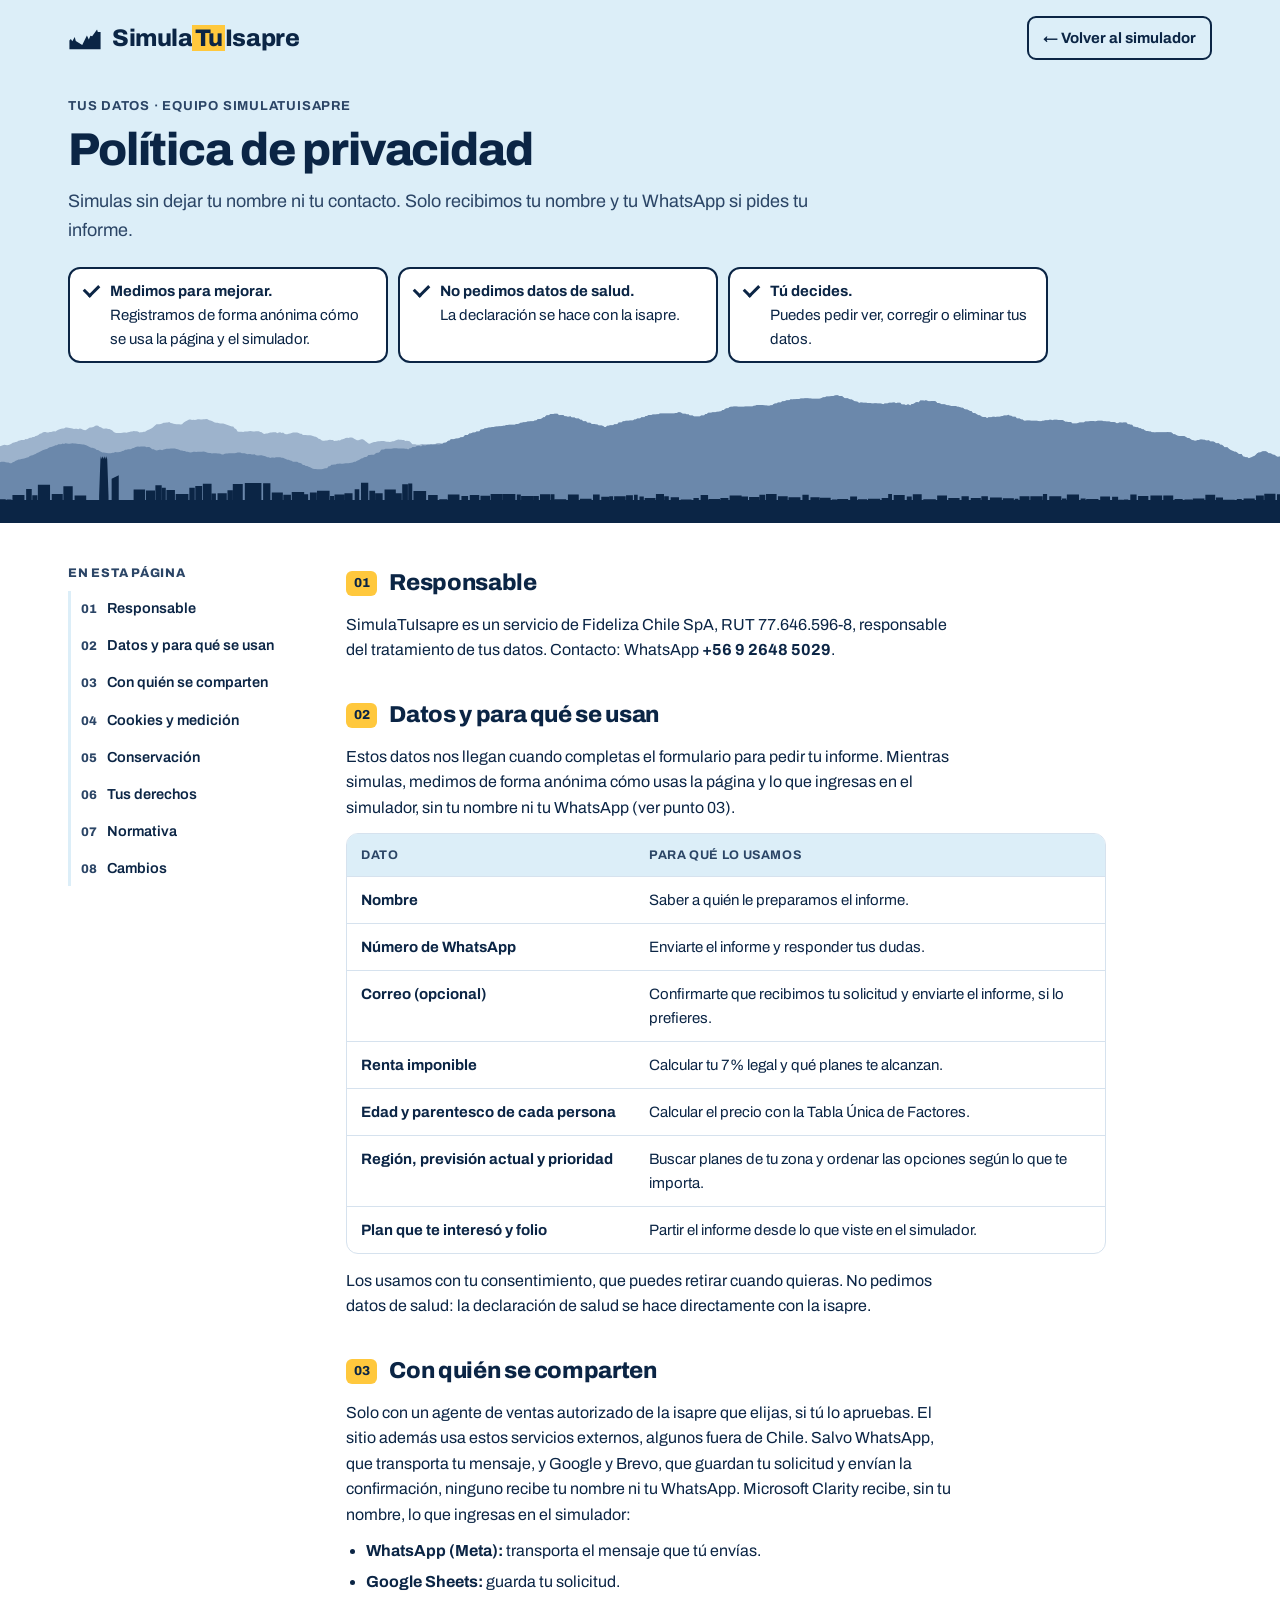
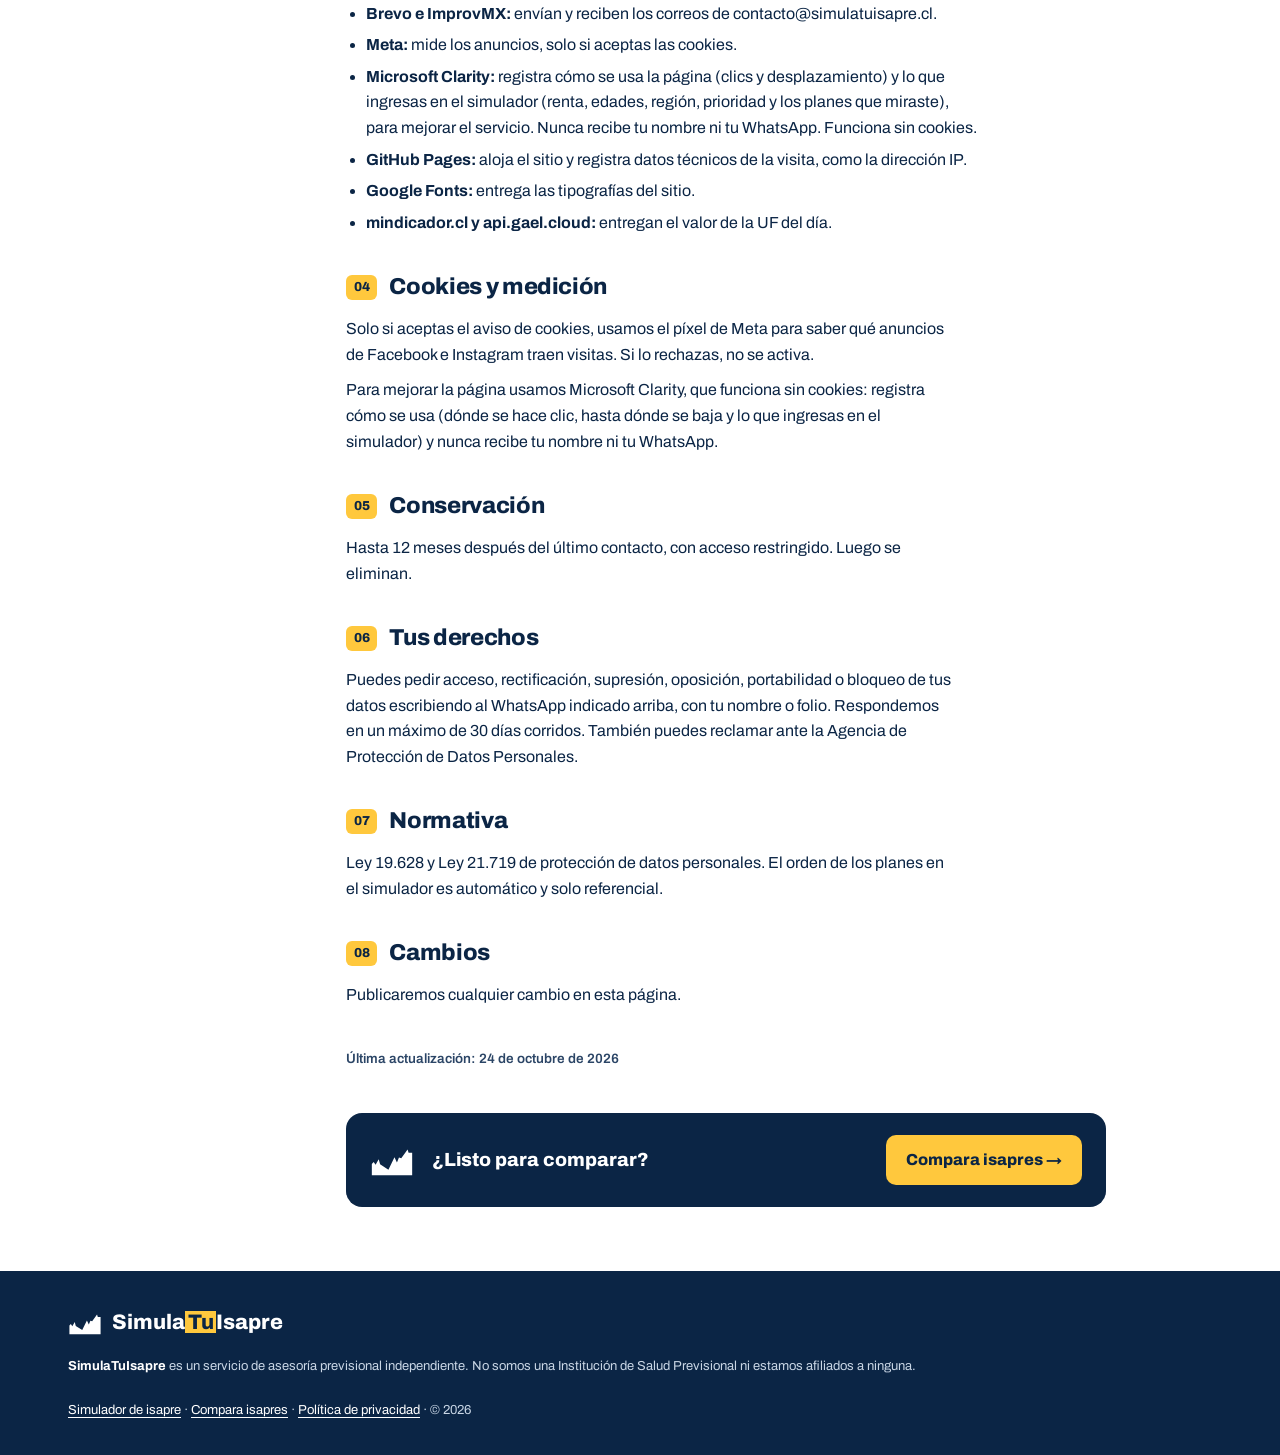
<file: privacidad.html>
<!DOCTYPE html>
<html lang="es-CL">
<head>
<meta charset="UTF-8">
<meta name="viewport" content="width=device-width, initial-scale=1.0">
<title>Política de privacidad | SimulaTuIsapre</title>
<meta name="description" content="Qué datos pide SimulaTuIsapre, para qué los usa, con quién los comparte y cómo puedes pedir verlos, corregirlos o eliminarlos.">
<meta name="robots" content="index, follow">
<link rel="canonical" href="https://www.simulatuisapre.cl/privacidad.html">
<meta name="theme-color" content="#0B2545">
<link rel="icon" href="/favicon.ico?v=3" sizes="48x48">
<link rel="icon" type="image/svg+xml" href="/favicon.svg?v=3">
<link rel="icon" type="image/png" sizes="192x192" href="/icon-192.png?v=3">
<link rel="apple-touch-icon" href="/apple-touch-icon.png?v=3">
<link rel="manifest" href="/site.webmanifest">
<meta property="og:type" content="website">
<meta property="og:locale" content="es_CL">
<meta property="og:site_name" content="SimulaTuIsapre">
<meta property="og:url" content="https://www.simulatuisapre.cl/privacidad.html">
<meta property="og:title" content="Política de privacidad | SimulaTuIsapre">
<meta property="og:description" content="Qué datos pedimos, para qué los usamos y cómo ejercer tus derechos.">
<meta property="og:image" content="https://www.simulatuisapre.cl/compartir-azul.png?v=9">
<link rel="preconnect" href="https://fonts.googleapis.com">
<link rel="preconnect" href="https://fonts.gstatic.com" crossorigin>
<link href="https://fonts.googleapis.com/css2?family=Archivo:wdth,wght@75..125,400..800&display=swap" rel="stylesheet">
<style>
:root{--tinta:#0B2545;--cielo:#DCEEF8;--sol:#FFC83D;--papel:#F4F8FC;--linea:#D6E2EE;--gris:#3A5478;--txt2:#2B4566;--sello:#6E4E00;--sello-bg:#FFF4CF;--ticket:#FFFFFF;--sans:'Archivo',system-ui,sans-serif}
*{box-sizing:border-box;margin:0;padding:0}
html{scroll-behavior:smooth}
@media(prefers-reduced-motion:reduce){html{scroll-behavior:auto}}
body{font-family:var(--sans);background:#fff;color:var(--tinta);line-height:1.6;font-size:16px;font-variant-numeric:tabular-nums}
a{color:var(--tinta);text-underline-offset:3px}
:focus-visible{outline:3px solid var(--tinta);outline-offset:2px;border-radius:4px}
mark{background:var(--sol);color:inherit;padding:0 .12em;box-decoration-break:clone;-webkit-box-decoration-break:clone}
.envoltura{max-width:1200px;margin:0 auto;padding:0 28px}
header.top{display:flex;align-items:center;justify-content:space-between;gap:12px 28px;flex-wrap:wrap;padding-top:16px;padding-bottom:10px}
.cabecera{background:var(--cielo)}
.logo{display:flex;align-items:center;gap:10px;text-decoration:none;color:var(--tinta);font-weight:800;font-size:24px;letter-spacing:-.02em}
.logo mark{padding:0 .1em}
.logo svg{width:34px;height:26px}
.volver{font-size:15px;font-weight:700;text-decoration:none;white-space:nowrap;padding:8px 14px;border-radius:9px;border:2px solid var(--tinta);transition:background .15s ease,box-shadow .15s ease}
.volver:hover{background:var(--sol);box-shadow:0 0 0 4px rgba(255,200,61,.45)}
.eyebrow{font-size:13px;font-weight:700;letter-spacing:.06em;text-transform:uppercase;color:var(--txt2)}
h1{font-weight:800;font-size:clamp(32px,6vw,46px);line-height:1.1;letter-spacing:-.025em;margin:8px 0 12px;text-wrap:balance}
.lead{font-size:18px;color:var(--txt2);max-width:62ch}
section{padding-top:34px}
section h2{font-weight:800;font-size:23px;letter-spacing:-.015em;margin-bottom:10px;display:flex;gap:12px;align-items:center}
section h2 .n{font-size:13px;font-weight:800;background:var(--sol);color:var(--tinta);border-radius:6px;padding:2px 8px;flex:none}
section p,section li{max-width:68ch}
section p + p,section p + ul,section ul + p{margin-top:10px}
section ul{padding-left:20px;display:grid;gap:6px}
section li::marker{color:var(--tinta)}
.tabla + p{margin-top:14px}
.tabla{overflow-x:auto;margin-top:12px;border:1px solid var(--linea);border-radius:12px;background:var(--ticket)}
table{border-collapse:collapse;width:100%;font-size:15px}
th,td{text-align:left;padding:11px 14px;border-bottom:1px solid var(--linea);vertical-align:top}
th{font-size:12.5px;font-weight:700;color:var(--txt2);text-transform:uppercase;letter-spacing:.05em;background:var(--cielo)}
tr:last-child td{border-bottom:0}
tbody tr{transition:background .15s ease}
tbody tr:hover{background:#FFF4CF}
td:first-child{font-weight:700;width:38%}
@media(max-width:520px){th,td{padding:10px 12px}table{font-size:14px}}
.nota{margin-top:14px;background:var(--sello-bg);border-left:4px solid var(--sol);border-radius:0 8px 8px 0;padding:12px 16px;font-size:15px}
.actualizado{margin-top:40px;font-size:13.5px;font-weight:600;color:var(--txt2)}
footer{background:var(--tinta);color:#C9D6E5;font-size:13px;padding:34px 0;line-height:1.7}
footer a{color:#fff}
footer .marca{display:flex;align-items:center;gap:10px;font-size:21px;font-weight:800;color:#fff;margin-bottom:14px}
footer .marca mark{color:var(--tinta)}
footer .marca svg{width:34px;height:26px}
@media(max-width:700px){.envoltura{padding:0 18px}.logo{font-size:20px}.volver{font-size:14px;padding:7px 11px}}

.banda{background:var(--cielo);padding:26px 0 0}
.banda .envoltura{max-width:1200px}
.banda h1,.banda .lead,.banda .eyebrow{max-width:760px}
.cordillera{display:block;width:100%;height:150px;margin-top:10px}
.corto{list-style:none;display:flex;flex-wrap:wrap;gap:10px;margin-top:22px;max-width:980px}
.corto li{background:#fff;border:2px solid var(--tinta);border-radius:12px;padding:10px 14px 10px 40px;position:relative;font-size:15px;flex:1 1 250px;transition:box-shadow .15s ease,transform .15s ease}
.corto li:hover{box-shadow:0 0 0 4px rgba(255,200,61,.55);transform:translateY(-1px)}
.corto li::before{content:"";position:absolute;left:14px;top:15px;width:12px;height:7px;border-left:3px solid var(--tinta);border-bottom:3px solid var(--tinta);transform:rotate(-45deg)}
.corto li b{display:block}
.cuerpo{display:grid;grid-template-columns:230px minmax(0,1fr);gap:48px;align-items:start}
.cuerpo main{max-width:760px;margin:0;padding:8px 0 64px}
.indice{position:sticky;top:20px;margin-top:40px;font-size:14.5px}
.indice p{font-size:12.5px;font-weight:800;letter-spacing:.06em;text-transform:uppercase;color:var(--txt2);margin-bottom:8px}
.indice ol{list-style:none;display:grid;gap:2px;border-left:3px solid var(--cielo)}
.indice a{display:flex;gap:10px;padding:6px 10px;text-decoration:none;font-weight:600;border-radius:0 8px 8px 0;margin-left:-3px;border-left:3px solid transparent;transition:background .15s ease}
.indice a span{font-weight:800;color:var(--txt2);font-size:12.5px;padding-top:2px}
.indice a:hover{background:#FFF4CF;border-left-color:var(--sol)}
section{scroll-margin-top:16px}
.cierre{margin-top:44px;background:var(--tinta);color:#fff;border-radius:16px;padding:22px 24px;display:flex;align-items:center;gap:18px;flex-wrap:wrap}
.cierre svg{width:44px;height:33px;flex:none}
.cierre div{flex:1 1 260px}
.cierre b{display:block;font-size:19px;font-weight:800}
.cierre span{color:#C9D6E5;font-size:15px}
.btn-sol{background:var(--sol);color:var(--tinta);font-weight:800;text-decoration:none;padding:12px 20px;border-radius:10px;white-space:nowrap;transition:box-shadow .15s ease,transform .15s ease}
.btn-sol:hover{box-shadow:0 0 0 5px rgba(255,200,61,.4);transform:translateY(-1px)}
@media(max-width:900px){.cuerpo{grid-template-columns:1fr;gap:0}.indice{position:static;margin-top:24px}.indice ol{display:flex;flex-wrap:wrap;gap:8px;border:0}.indice a{border:1px solid var(--linea);border-radius:999px;margin:0;padding:6px 12px;font-size:13.5px}.indice a:hover{border-color:var(--sol)}}
@media(max-width:600px){.cordillera{height:100px}.corto li{flex-basis:100%}.cuerpo main{padding-bottom:48px}}
</style>
</head>
<body>

<div class="cabecera"><header class="top envoltura">
  <a class="logo" href="/" aria-label="SimulaTuIsapre, inicio"><svg aria-hidden="true" focusable="false" viewBox="0 0 48 36"><path d="M2.0 21.7 L4.0 19.5 L6.1 22.5 L9.5 16.6 L11.0 22.2 L20.1 28.0 L26.7 14.4 L29.4 20.1 L31.6 14.8 L34.1 15.5 L41.0 6.0 L42.1 9.5 L46.0 9.5 L46 34 L2 34 Z" fill="#0B2545"/></svg><span>Simula<mark>Tu</mark>Isapre</span></a>
  <a class="volver" id="btnVolverTop" href="/">← Volver al simulador</a>
</header></div>

<div class="banda"><div class="envoltura">
  <p class="eyebrow">Tus datos · Equipo SimulaTuIsapre</p>
  <h1>Política de privacidad</h1>
  <p class="lead">Simulas sin dejar tu nombre ni tu contacto. Solo recibimos tu nombre y tu WhatsApp si pides tu informe.</p>
  <ul class="corto" aria-label="En simple">
    <li><b>Medimos para mejorar.</b> Registramos de forma anónima cómo se usa la página y el simulador.</li>
    <li><b>No pedimos datos de salud.</b> La declaración se hace con la isapre.</li>
    <li><b>Tú decides.</b> Puedes pedir ver, corregir o eliminar tus datos.</li>
  </ul>
</div>
<svg class="cordillera" aria-hidden="true" viewBox="0 0 1440 200" preserveAspectRatio="xMinYMax slice"><path d="M0 200 L0.0 113.7 L1.6 113.2 L3.2 112.4 L4.8 112.0 L6.4 112.3 L8.0 112.6 L9.6 112.3 L11.2 111.6 L12.8 110.9 L14.4 109.8 L16.0 109.5 L17.6 108.9 L19.2 108.6 L20.8 107.6 L22.4 107.2 L24.0 106.7 L25.6 106.6 L27.2 106.5 L28.8 105.6 L30.4 105.7 L32.0 104.9 L33.6 104.2 L35.2 104.0 L36.8 103.3 L38.4 103.2 L40.0 102.2 L41.6 101.9 L43.2 101.1 L44.8 99.6 L46.4 99.2 L48.0 98.2 L49.6 97.5 L51.2 97.5 L52.8 98.1 L54.4 98.2 L56.0 97.6 L57.6 97.5 L59.2 97.0 L60.8 96.8 L62.4 97.0 L64.0 96.0 L65.6 95.2 L67.2 94.6 L68.8 94.1 L70.4 93.8 L72.0 93.6 L73.6 92.7 L75.2 92.7 L76.8 92.9 L78.4 93.0 L80.0 93.3 L81.6 93.6 L83.2 94.3 L84.8 93.9 L86.4 94.1 L88.0 94.4 L89.6 93.8 L91.2 94.0 L92.8 94.8 L94.4 95.3 L96.0 95.7 L97.6 94.9 L99.2 93.7 L100.8 92.5 L102.4 92.5 L104.0 92.4 L105.6 91.8 L107.2 90.7 L108.8 90.4 L110.4 90.7 L112.0 92.1 L113.6 92.2 L115.2 93.5 L116.8 93.9 L118.4 93.7 L120.0 93.6 L121.6 94.2 L123.2 94.2 L124.8 95.2 L126.4 96.0 L128.0 97.7 L129.6 98.5 L131.2 98.8 L132.8 98.8 L134.4 98.7 L136.0 98.7 L137.6 98.4 L139.2 98.2 L140.8 98.2 L142.4 98.4 L144.0 98.0 L145.6 97.7 L147.2 97.2 L148.8 97.2 L150.4 96.6 L152.0 96.8 L153.6 96.7 L155.2 97.2 L156.8 98.1 L158.4 97.9 L160.0 97.9 L161.6 97.4 L163.2 97.3 L164.8 96.1 L166.4 95.5 L168.0 94.9 L169.6 94.0 L171.2 93.2 L172.8 91.8 L174.4 90.4 L176.0 88.8 L177.6 88.8 L179.2 88.9 L180.8 88.7 L182.4 88.0 L184.0 87.2 L185.6 87.2 L187.2 87.0 L188.8 87.0 L190.4 86.5 L192.0 87.5 L193.6 87.9 L195.2 88.3 L196.8 88.5 L198.4 88.8 L200.0 88.9 L201.6 88.8 L203.2 89.2 L204.8 89.0 L206.4 87.1 L208.0 86.2 L209.6 85.2 L211.2 84.4 L212.8 83.6 L214.4 83.6 L216.0 84.2 L217.6 83.9 L219.2 84.0 L220.8 83.9 L222.4 83.4 L224.0 83.4 L225.6 83.7 L227.2 83.7 L228.8 83.3 L230.4 83.2 L232.0 83.0 L233.6 83.2 L235.2 84.4 L236.8 84.6 L238.4 85.2 L240.0 86.1 L241.6 86.8 L243.2 87.2 L244.8 87.1 L246.4 87.8 L248.0 88.0 L249.6 88.0 L251.2 88.1 L252.8 88.5 L254.4 89.2 L256.0 89.7 L257.6 90.4 L259.2 90.9 L260.8 91.4 L262.4 91.4 L264.0 93.8 L265.6 94.2 L267.2 97.2 L268.8 97.4 L270.4 97.4 L272.0 97.3 L273.6 97.5 L275.2 97.2 L276.8 97.2 L278.4 97.2 L280.0 96.8 L281.6 96.4 L283.2 96.9 L284.8 97.0 L286.4 97.2 L288.0 96.9 L289.6 96.9 L291.2 96.9 L292.8 97.7 L294.4 98.0 L296.0 99.4 L297.6 99.8 L299.2 99.3 L300.8 99.2 L302.4 98.7 L304.0 98.3 L305.6 98.3 L307.2 97.8 L308.8 98.0 L310.4 98.0 L312.0 99.1 L313.6 98.2 L315.2 98.0 L316.8 98.7 L318.4 98.3 L320.0 99.6 L321.6 100.1 L323.2 100.2 L324.8 99.7 L326.4 99.2 L328.0 98.7 L329.6 98.3 L331.2 98.3 L332.8 98.2 L334.4 98.3 L336.0 98.7 L337.6 99.7 L339.2 99.7 L340.8 101.0 L342.4 100.9 L344.0 101.1 L345.6 101.4 L347.2 101.3 L348.8 101.3 L350.4 101.5 L352.0 102.0 L353.6 102.7 L355.2 103.1 L356.8 103.9 L358.4 105.3 L360.0 105.6 L361.6 106.8 L363.2 107.4 L364.8 107.4 L366.4 107.3 L368.0 107.1 L369.6 106.6 L371.2 106.3 L372.8 106.6 L374.4 106.6 L376.0 107.7 L377.6 107.5 L379.2 107.5 L380.8 107.0 L382.4 107.2 L384.0 106.2 L385.6 105.8 L387.2 105.1 L388.8 104.4 L390.4 104.0 L392.0 104.3 L393.6 103.8 L395.2 103.8 L396.8 104.0 L398.4 105.1 L400.0 106.1 L401.6 107.0 L403.2 106.8 L404.8 106.3 L406.4 105.7 L408.0 105.9 L409.6 106.6 L411.2 108.1 L412.8 109.1 L414.4 110.6 L416.0 110.8 L417.6 110.0 L419.2 109.5 L420.8 109.0 L422.4 108.8 L424.0 108.2 L425.6 108.0 L427.2 108.0 L428.8 107.8 L430.4 107.8 L432.0 107.7 L433.6 108.2 L435.2 108.5 L436.8 108.6 L438.4 109.0 L440.0 108.5 L441.6 107.9 L443.2 107.9 L444.8 107.1 L446.4 106.7 L448.0 106.0 L449.6 106.4 L451.2 106.4 L452.8 106.6 L454.4 106.7 L456.0 107.7 L457.6 107.6 L459.2 107.7 L460.8 108.1 L462.4 109.6 L464.0 111.3 L465.6 111.3 L467.2 111.4 L468.8 112.1 L470.4 112.1 L472.0 112.1 L473.6 111.4 L475.2 111.1 L476.8 111.5 L478.4 111.5 L480.0 111.3 L481.6 111.2 L483.2 111.0 L484.8 111.0 L486.4 111.6 L488.0 111.3 L489.6 111.1 L491.2 110.3 L492.8 110.0 L494.4 110.0 L496.0 110.2 L497.6 110.5 L499.2 109.6 L500.8 109.6 L502.4 109.2 L504.0 107.5 L505.6 107.5 L507.2 105.8 L508.8 105.8 L510.4 105.7 L512.0 105.3 L513.6 104.9 L515.2 104.9 L516.8 104.4 L518.4 103.5 L520.0 103.4 L521.6 103.0 L523.2 101.0 L524.8 100.9 L526.4 100.9 L528.0 99.3 L529.6 99.3 L531.2 98.5 L532.8 98.1 L534.4 98.1 L536.0 97.0 L537.6 97.0 L539.2 97.0 L540.8 94.7 L542.4 94.7 L544.0 94.3 L545.6 93.4 L547.2 93.4 L548.8 92.8 L550.4 92.5 L552.0 92.5 L553.6 92.0 L555.2 92.0 L556.8 91.8 L558.4 91.5 L560.0 91.5 L561.6 91.1 L563.2 91.1 L564.8 90.8 L566.4 90.5 L568.0 90.5 L569.6 89.8 L571.2 89.8 L572.8 89.5 L574.4 89.5 L576.0 89.5 L577.6 89.5 L579.2 89.5 L580.8 88.5 L582.4 88.5 L584.0 88.3 L585.6 87.3 L587.2 87.3 L588.8 86.6 L590.4 86.6 L592.0 86.4 L593.6 85.9 L595.2 85.9 L596.8 85.5 L598.4 85.5 L600.0 85.5 L601.6 84.6 L603.2 84.6 L604.8 83.3 L606.4 83.1 L608.0 83.1 L609.6 82.4 L611.2 81.0 L612.8 81.0 L614.4 79.2 L616.0 78.7 L617.6 78.7 L619.2 77.5 L620.8 77.5 L622.4 77.5 L624.0 77.2 L625.6 77.2 L627.2 77.2 L628.8 78.8 L630.4 78.5 L632.0 78.5 L633.6 78.5 L635.2 79.8 L636.8 79.8 L638.4 80.4 L640.0 80.4 L641.6 80.0 L643.2 81.2 L644.8 81.2 L646.4 81.2 L648.0 82.4 L649.6 82.4 L651.2 82.4 L652.8 83.9 L654.4 83.9 L656.0 85.6 L657.6 85.6 L659.2 85.6 L660.8 87.2 L662.4 87.2 L664.0 87.2 L665.6 88.7 L667.2 88.7 L668.8 88.7 L670.4 89.2 L672.0 89.2 L673.6 90.2 L675.2 90.2 L676.8 90.2 L678.4 91.0 L680.0 91.9 L681.6 91.9 L683.2 90.7 L684.8 90.7 L686.4 89.9 L688.0 89.9 L689.6 89.9 L691.2 88.9 L692.8 88.9 L694.4 88.9 L696.0 86.9 L697.6 86.9 L699.2 86.9 L700.8 85.4 L702.4 85.4 L704.0 85.0 L705.6 85.0 L707.2 85.0 L708.8 84.7 L710.4 84.7 L712.0 84.7 L713.6 83.7 L715.2 83.7 L716.8 82.4 L718.4 82.4 L720.0 82.4 L721.6 81.0 L723.2 81.0 L724.8 81.0 L726.4 79.5 L728.0 79.5 L729.6 78.4 L731.2 78.4 L732.8 78.4 L734.4 77.9 L736.0 77.9 L737.6 77.9 L739.2 77.7 L740.8 77.7 L742.4 76.8 L744.0 76.8 L745.6 76.8 L747.2 76.9 L748.8 76.9 L750.4 76.8 L752.0 76.8 L753.6 76.8 L755.2 76.7 L756.8 76.7 L758.4 76.7 L760.0 76.2 L761.6 76.2 L763.2 75.4 L764.8 75.4 L766.4 76.0 L768.0 77.0 L769.6 77.0 L771.2 77.0 L772.8 77.9 L774.4 77.6 L776.0 79.0 L777.6 79.0 L779.2 79.0 L780.8 80.1 L782.4 80.1 L784.0 80.2 L785.6 80.2 L787.2 80.2 L788.8 79.2 L790.4 79.2 L792.0 79.2 L793.6 77.4 L795.2 77.4 L796.8 76.0 L798.4 76.0 L800.0 76.0 L801.6 75.4 L803.2 75.4 L804.8 75.4 L806.4 74.8 L808.0 74.8 L809.6 74.6 L811.2 74.3 L812.8 72.8 L814.4 72.8 L816.0 71.5 L817.6 71.0 L819.2 71.0 L820.8 69.4 L822.4 69.1 L824.0 69.1 L825.6 69.0 L827.2 69.0 L828.8 69.0 L830.4 69.3 L832.0 69.3 L833.6 69.3 L835.2 69.2 L836.8 69.2 L838.4 68.8 L840.0 68.8 L841.6 68.8 L843.2 68.8 L844.8 69.0 L846.4 69.0 L848.0 68.1 L849.6 68.1 L851.2 67.3 L852.8 67.3 L854.4 67.3 L856.0 67.3 L857.6 67.3 L859.2 67.4 L860.8 67.7 L862.4 67.7 L864.0 68.0 L865.6 68.0 L867.2 67.5 L868.8 67.5 L870.4 66.0 L872.0 65.6 L873.6 65.6 L875.2 64.5 L876.8 64.3 L878.4 64.3 L880.0 63.1 L881.6 63.1 L883.2 62.7 L884.8 62.0 L886.4 62.0 L888.0 62.0 L889.6 60.9 L891.2 61.2 L892.8 60.8 L894.4 60.8 L896.0 60.5 L897.6 60.5 L899.2 60.5 L900.8 60.0 L902.4 60.0 L904.0 60.0 L905.6 59.6 L907.2 59.6 L908.8 59.6 L910.4 60.0 L912.0 59.8 L913.6 60.1 L915.2 60.1 L916.8 60.1 L918.4 60.1 L920.0 60.2 L921.6 60.2 L923.2 59.9 L924.8 59.2 L926.4 58.5 L928.0 58.5 L929.6 57.7 L931.2 57.7 L932.8 57.7 L934.4 57.5 L936.0 57.0 L937.6 57.0 L939.2 56.7 L940.8 56.2 L942.4 56.2 L944.0 57.2 L945.6 57.2 L947.2 57.2 L948.8 58.4 L950.4 59.7 L952.0 59.6 L953.6 59.6 L955.2 60.6 L956.8 61.0 L958.4 61.0 L960.0 62.1 L961.6 63.1 L963.2 63.4 L964.8 63.5 L966.4 65.1 L968.0 64.3 L969.6 64.3 L971.2 64.7 L972.8 64.7 L974.4 64.7 L976.0 64.9 L977.6 64.9 L979.2 64.9 L980.8 65.5 L982.4 65.5 L984.0 65.4 L985.6 65.4 L987.2 65.7 L988.8 65.7 L990.4 65.7 L992.0 65.9 L993.6 66.4 L995.2 65.6 L996.8 65.6 L998.4 65.6 L1000.0 64.7 L1001.6 64.7 L1003.2 64.7 L1004.8 64.3 L1006.4 64.3 L1008.0 65.2 L1009.6 64.6 L1011.2 64.6 L1012.8 64.6 L1014.4 66.6 L1016.0 66.6 L1017.6 66.6 L1019.2 67.4 L1020.8 66.6 L1022.4 66.6 L1024.0 67.8 L1025.6 66.2 L1027.2 66.2 L1028.8 65.4 L1030.4 64.1 L1032.0 63.9 L1033.6 64.4 L1035.2 62.2 L1036.8 62.2 L1038.4 62.2 L1040.0 62.5 L1041.6 61.9 L1043.2 62.4 L1044.8 62.9 L1046.4 62.9 L1048.0 62.7 L1049.6 62.7 L1051.2 62.7 L1052.8 63.2 L1054.4 65.1 L1056.0 64.9 L1057.6 65.6 L1059.2 66.4 L1060.8 66.5 L1062.4 66.5 L1064.0 66.9 L1065.6 67.5 L1067.2 67.5 L1068.8 68.1 L1070.4 68.3 L1072.0 68.3 L1073.6 68.3 L1075.2 68.5 L1076.8 69.3 L1078.4 69.3 L1080.0 69.7 L1081.6 70.3 L1083.2 70.3 L1084.8 71.8 L1086.4 72.2 L1088.0 72.2 L1089.6 73.2 L1091.2 74.0 L1092.8 74.0 L1094.4 76.3 L1096.0 76.2 L1097.6 76.8 L1099.2 78.0 L1100.8 78.8 L1102.4 78.8 L1104.0 80.1 L1105.6 80.7 L1107.2 80.7 L1108.8 80.7 L1110.4 82.1 L1112.0 81.1 L1113.6 81.1 L1115.2 81.1 L1116.8 80.5 L1118.4 80.5 L1120.0 80.8 L1121.6 80.6 L1123.2 80.6 L1124.8 80.6 L1126.4 79.9 L1128.0 79.5 L1129.6 79.0 L1131.2 79.0 L1132.8 79.0 L1134.4 78.2 L1136.0 79.4 L1137.6 79.4 L1139.2 80.4 L1140.8 80.4 L1142.4 80.4 L1144.0 82.5 L1145.6 82.5 L1147.2 82.5 L1148.8 83.7 L1150.4 83.7 L1152.0 84.9 L1153.6 84.9 L1155.2 84.7 L1156.8 84.7 L1158.4 84.7 L1160.0 85.1 L1161.6 85.0 L1163.2 85.0 L1164.8 85.0 L1166.4 85.0 L1168.0 85.3 L1169.6 85.5 L1171.2 85.5 L1172.8 84.9 L1174.4 84.9 L1176.0 84.5 L1177.6 84.5 L1179.2 84.5 L1180.8 83.9 L1182.4 83.9 L1184.0 84.5 L1185.6 83.9 L1187.2 83.9 L1188.8 83.9 L1190.4 84.2 L1192.0 84.2 L1193.6 84.2 L1195.2 84.2 L1196.8 84.9 L1198.4 86.0 L1200.0 86.0 L1201.6 86.3 L1203.2 86.3 L1204.8 86.4 L1206.4 88.0 L1208.0 88.0 L1209.6 88.2 L1211.2 88.2 L1212.8 87.4 L1214.4 86.9 L1216.0 86.9 L1217.6 86.9 L1219.2 86.9 L1220.8 85.7 L1222.4 85.7 L1224.0 85.7 L1225.6 85.4 L1227.2 85.3 L1228.8 85.3 L1230.4 85.3 L1232.0 85.7 L1233.6 85.3 L1235.2 85.1 L1236.8 84.9 L1238.4 84.9 L1240.0 84.9 L1241.6 85.4 L1243.2 85.4 L1244.8 85.7 L1246.4 85.7 L1248.0 85.7 L1249.6 86.4 L1251.2 86.4 L1252.8 86.4 L1254.4 86.7 L1256.0 87.7 L1257.6 87.7 L1259.2 86.9 L1260.8 86.9 L1262.4 87.1 L1264.0 86.9 L1265.6 86.9 L1267.2 86.9 L1268.8 89.0 L1270.4 89.0 L1272.0 89.4 L1273.6 89.4 L1275.2 91.6 L1276.8 91.6 L1278.4 92.4 L1280.0 92.4 L1281.6 93.5 L1283.2 93.5 L1284.8 94.5 L1286.4 94.5 L1288.0 95.8 L1289.6 96.4 L1291.2 96.4 L1292.8 97.2 L1294.4 97.2 L1296.0 97.9 L1297.6 97.9 L1299.2 98.1 L1300.8 98.0 L1302.4 98.0 L1304.0 98.0 L1305.6 98.0 L1307.2 97.8 L1308.8 97.8 L1310.4 97.8 L1312.0 97.8 L1313.6 97.7 L1315.2 97.8 L1316.8 97.8 L1318.4 98.6 L1320.0 100.2 L1321.6 100.2 L1323.2 101.1 L1324.8 101.9 L1326.4 102.2 L1328.0 102.2 L1329.6 102.2 L1331.2 102.2 L1332.8 102.5 L1334.4 103.5 L1336.0 104.4 L1337.6 104.4 L1339.2 105.5 L1340.8 106.5 L1342.4 106.9 L1344.0 107.4 L1345.6 107.5 L1347.2 106.5 L1348.8 106.5 L1350.4 106.2 L1352.0 106.2 L1353.6 106.3 L1355.2 106.3 L1356.8 107.3 L1358.4 107.3 L1360.0 107.0 L1361.6 108.4 L1363.2 108.4 L1364.8 108.4 L1366.4 108.9 L1368.0 110.2 L1369.6 110.2 L1371.2 110.2 L1372.8 112.0 L1374.4 112.0 L1376.0 113.0 L1377.6 114.9 L1379.2 114.9 L1380.8 114.9 L1382.4 116.6 L1384.0 117.5 L1385.6 118.5 L1387.2 119.0 L1388.8 119.9 L1390.4 119.9 L1392.0 120.9 L1393.6 122.5 L1395.2 122.5 L1396.8 122.5 L1398.4 125.3 L1400.0 125.5 L1401.6 125.9 L1403.2 125.9 L1404.8 127.2 L1406.4 126.7 L1408.0 126.1 L1409.6 125.2 L1411.2 124.5 L1412.8 123.1 L1414.4 121.6 L1416.0 120.6 L1417.6 120.6 L1419.2 119.8 L1420.8 119.2 L1422.4 119.4 L1424.0 119.4 L1425.6 120.2 L1427.2 121.5 L1428.8 121.5 L1430.4 122.2 L1432.0 123.1 L1433.6 123.1 L1435.2 124.3 L1436.8 125.6 L1438.4 125.6 L1440.0 125.2 L1440 200 Z" fill="#9DB3CC"></path><path d="M0 200 L0.0 131.6 L1.6 131.0 L3.2 131.0 L4.8 131.0 L6.4 131.7 L8.0 131.8 L9.6 131.8 L11.2 132.9 L12.8 132.8 L14.4 131.7 L16.0 131.0 L17.6 129.9 L19.2 129.5 L20.8 128.6 L22.4 128.6 L24.0 128.0 L25.6 127.7 L27.2 127.4 L28.8 126.9 L30.4 126.4 L32.0 126.0 L33.6 124.6 L35.2 124.2 L36.8 123.8 L38.4 123.0 L40.0 122.3 L41.6 121.3 L43.2 120.6 L44.8 119.9 L46.4 119.1 L48.0 118.2 L49.6 117.7 L51.2 116.9 L52.8 116.7 L54.4 115.5 L56.0 114.9 L57.6 114.5 L59.2 113.8 L60.8 113.4 L62.4 112.4 L64.0 112.4 L65.6 111.5 L67.2 111.5 L68.8 111.4 L70.4 110.6 L72.0 111.1 L73.6 110.3 L75.2 110.7 L76.8 110.8 L78.4 110.8 L80.0 110.7 L81.6 110.3 L83.2 110.5 L84.8 110.5 L86.4 110.9 L88.0 111.0 L89.6 111.0 L91.2 111.5 L92.8 111.7 L94.4 111.8 L96.0 112.3 L97.6 112.9 L99.2 113.6 L100.8 114.4 L102.4 115.4 L104.0 115.4 L105.6 116.0 L107.2 116.5 L108.8 118.0 L110.4 118.0 L112.0 119.0 L113.6 119.9 L115.2 120.8 L116.8 120.8 L118.4 121.1 L120.0 121.2 L121.6 121.5 L123.2 121.5 L124.8 121.5 L126.4 121.1 L128.0 121.1 L129.6 120.2 L131.2 120.3 L132.8 120.3 L134.4 120.1 L136.0 119.9 L137.6 118.9 L139.2 118.7 L140.8 117.5 L142.4 117.5 L144.0 117.1 L145.6 117.1 L147.2 117.0 L148.8 116.0 L150.4 115.6 L152.0 114.7 L153.6 114.2 L155.2 113.9 L156.8 114.3 L158.4 113.8 L160.0 113.8 L161.6 113.9 L163.2 113.9 L164.8 114.7 L166.4 114.5 L168.0 114.5 L169.6 115.6 L171.2 116.9 L172.8 117.0 L174.4 117.9 L176.0 118.4 L177.6 118.1 L179.2 117.5 L180.8 117.5 L182.4 118.1 L184.0 117.3 L185.6 116.9 L187.2 116.6 L188.8 116.4 L190.4 116.5 L192.0 116.3 L193.6 116.3 L195.2 116.2 L196.8 116.2 L198.4 116.8 L200.0 116.9 L201.6 117.5 L203.2 118.4 L204.8 118.4 L206.4 119.0 L208.0 119.0 L209.6 119.8 L211.2 119.8 L212.8 120.4 L214.4 120.6 L216.0 120.5 L217.6 119.8 L219.2 119.8 L220.8 120.0 L222.4 119.9 L224.0 119.8 L225.6 119.8 L227.2 119.8 L228.8 119.6 L230.4 119.9 L232.0 120.3 L233.6 121.1 L235.2 121.3 L236.8 121.3 L238.4 121.9 L240.0 121.5 L241.6 121.5 L243.2 121.5 L244.8 121.9 L246.4 121.9 L248.0 122.1 L249.6 122.8 L251.2 122.8 L252.8 122.2 L254.4 121.7 L256.0 121.7 L257.6 121.6 L259.2 121.5 L260.8 121.5 L262.4 121.6 L264.0 121.6 L265.6 121.3 L267.2 120.8 L268.8 120.8 L270.4 120.8 L272.0 121.6 L273.6 121.6 L275.2 121.6 L276.8 122.0 L278.4 122.7 L280.0 122.5 L281.6 122.5 L283.2 122.8 L284.8 122.8 L286.4 122.7 L288.0 123.7 L289.6 124.1 L291.2 124.1 L292.8 123.7 L294.4 123.7 L296.0 124.4 L297.6 124.5 L299.2 125.1 L300.8 126.1 L302.4 126.1 L304.0 127.0 L305.6 126.3 L307.2 126.3 L308.8 126.7 L310.4 125.9 L312.0 125.9 L313.6 126.0 L315.2 126.0 L316.8 126.6 L318.4 126.6 L320.0 127.3 L321.6 128.0 L323.2 128.8 L324.8 128.8 L326.4 129.8 L328.0 129.9 L329.6 131.1 L331.2 131.1 L332.8 131.1 L334.4 131.1 L336.0 132.3 L337.6 132.4 L339.2 133.0 L340.8 134.7 L342.4 134.7 L344.0 135.8 L345.6 135.8 L347.2 136.7 L348.8 137.3 L350.4 138.1 L352.0 138.9 L353.6 139.3 L355.2 139.3 L356.8 139.4 L358.4 139.4 L360.0 139.6 L361.6 139.6 L363.2 139.2 L364.8 138.7 L366.4 138.3 L368.0 138.3 L369.6 136.1 L371.2 136.1 L372.8 134.6 L374.4 134.6 L376.0 134.2 L377.6 134.2 L379.2 133.4 L380.8 133.4 L382.4 133.2 L384.0 133.4 L385.6 133.4 L387.2 133.1 L388.8 132.9 L390.4 132.9 L392.0 132.9 L393.6 132.4 L395.2 132.2 L396.8 131.8 L398.4 131.1 L400.0 131.1 L401.6 130.0 L403.2 129.3 L404.8 128.6 L406.4 127.5 L408.0 127.1 L409.6 126.0 L411.2 125.8 L412.8 125.4 L414.4 123.5 L416.0 123.5 L417.6 123.3 L419.2 123.3 L420.8 123.3 L422.4 121.9 L424.0 121.1 L425.6 121.1 L427.2 120.0 L428.8 117.6 L430.4 117.3 L432.0 117.3 L433.6 116.5 L435.2 116.5 L436.8 116.5 L438.4 116.5 L440.0 116.5 L441.6 116.2 L443.2 115.8 L444.8 115.8 L446.4 115.8 L448.0 116.2 L449.6 116.2 L451.2 116.1 L452.8 116.1 L454.4 116.1 L456.0 116.6 L457.6 116.6 L459.2 117.2 L460.8 115.9 L462.4 115.9 L464.0 114.5 L465.6 114.5 L467.2 114.5 L468.8 113.4 L470.4 113.1 L472.0 113.1 L473.6 113.9 L475.2 112.6 L476.8 112.6 L478.4 112.7 L480.0 112.3 L481.6 112.3 L483.2 112.3 L484.8 111.7 L486.4 111.7 L488.0 111.7 L489.6 111.7 L491.2 111.5 L492.8 111.6 L494.4 111.6 L496.0 111.0 L497.6 111.0 L499.2 109.6 L500.8 109.6 L502.4 109.2 L504.0 107.5 L505.6 107.5 L507.2 105.8 L508.8 105.8 L510.4 105.7 L512.0 105.3 L513.6 104.9 L515.2 104.9 L516.8 104.4 L518.4 103.5 L520.0 103.4 L521.6 103.0 L523.2 101.0 L524.8 100.9 L526.4 100.9 L528.0 99.3 L529.6 99.3 L531.2 98.5 L532.8 98.1 L534.4 98.1 L536.0 97.0 L537.6 97.0 L539.2 97.0 L540.8 94.7 L542.4 94.7 L544.0 94.3 L545.6 93.4 L547.2 93.4 L548.8 92.8 L550.4 92.5 L552.0 92.5 L553.6 92.0 L555.2 92.0 L556.8 91.8 L558.4 91.5 L560.0 91.5 L561.6 91.1 L563.2 91.1 L564.8 90.8 L566.4 90.5 L568.0 90.5 L569.6 89.8 L571.2 89.8 L572.8 89.5 L574.4 89.5 L576.0 89.5 L577.6 89.5 L579.2 89.5 L580.8 88.5 L582.4 88.5 L584.0 88.3 L585.6 87.3 L587.2 87.3 L588.8 86.6 L590.4 86.6 L592.0 86.4 L593.6 85.9 L595.2 85.9 L596.8 85.5 L598.4 85.5 L600.0 85.5 L601.6 84.6 L603.2 84.6 L604.8 83.3 L606.4 83.1 L608.0 83.1 L609.6 82.4 L611.2 81.0 L612.8 81.0 L614.4 79.2 L616.0 78.7 L617.6 78.7 L619.2 77.5 L620.8 77.5 L622.4 77.5 L624.0 77.2 L625.6 77.2 L627.2 77.2 L628.8 78.8 L630.4 78.5 L632.0 78.5 L633.6 78.5 L635.2 79.8 L636.8 79.8 L638.4 80.4 L640.0 80.4 L641.6 80.0 L643.2 81.2 L644.8 81.2 L646.4 81.2 L648.0 82.4 L649.6 82.4 L651.2 82.4 L652.8 83.9 L654.4 83.9 L656.0 85.6 L657.6 85.6 L659.2 85.6 L660.8 87.2 L662.4 87.2 L664.0 87.2 L665.6 88.7 L667.2 88.7 L668.8 88.7 L670.4 89.2 L672.0 89.2 L673.6 90.2 L675.2 90.2 L676.8 90.2 L678.4 91.0 L680.0 91.9 L681.6 91.9 L683.2 90.7 L684.8 90.7 L686.4 89.9 L688.0 89.9 L689.6 89.9 L691.2 88.9 L692.8 88.9 L694.4 88.9 L696.0 86.9 L697.6 86.9 L699.2 86.9 L700.8 85.4 L702.4 85.4 L704.0 85.0 L705.6 85.0 L707.2 85.0 L708.8 84.7 L710.4 84.7 L712.0 84.7 L713.6 83.7 L715.2 83.7 L716.8 82.4 L718.4 82.4 L720.0 82.4 L721.6 81.0 L723.2 81.0 L724.8 81.0 L726.4 79.5 L728.0 79.5 L729.6 78.4 L731.2 78.4 L732.8 78.4 L734.4 77.9 L736.0 77.9 L737.6 77.9 L739.2 77.7 L740.8 77.7 L742.4 76.8 L744.0 76.8 L745.6 76.8 L747.2 76.9 L748.8 76.9 L750.4 76.8 L752.0 76.8 L753.6 76.8 L755.2 76.7 L756.8 76.7 L758.4 76.7 L760.0 76.2 L761.6 76.2 L763.2 75.4 L764.8 75.4 L766.4 76.0 L768.0 77.0 L769.6 77.0 L771.2 77.0 L772.8 77.9 L774.4 77.6 L776.0 79.0 L777.6 79.0 L779.2 79.0 L780.8 80.1 L782.4 80.1 L784.0 80.2 L785.6 80.2 L787.2 80.2 L788.8 79.2 L790.4 79.2 L792.0 79.2 L793.6 77.4 L795.2 77.4 L796.8 76.0 L798.4 76.0 L800.0 76.0 L801.6 75.4 L803.2 75.4 L804.8 75.4 L806.4 74.8 L808.0 74.8 L809.6 74.6 L811.2 74.3 L812.8 72.8 L814.4 72.8 L816.0 71.5 L817.6 71.0 L819.2 71.0 L820.8 69.4 L822.4 69.1 L824.0 69.1 L825.6 69.0 L827.2 69.0 L828.8 69.0 L830.4 69.3 L832.0 69.3 L833.6 69.3 L835.2 69.2 L836.8 69.2 L838.4 68.8 L840.0 68.8 L841.6 68.8 L843.2 68.8 L844.8 69.0 L846.4 69.0 L848.0 68.1 L849.6 68.1 L851.2 67.3 L852.8 67.3 L854.4 67.3 L856.0 67.3 L857.6 67.3 L859.2 67.4 L860.8 67.7 L862.4 67.7 L864.0 68.0 L865.6 68.0 L867.2 67.5 L868.8 67.5 L870.4 66.0 L872.0 65.6 L873.6 65.6 L875.2 64.5 L876.8 64.3 L878.4 64.3 L880.0 63.1 L881.6 63.1 L883.2 62.7 L884.8 62.0 L886.4 62.0 L888.0 62.0 L889.6 60.9 L891.2 61.2 L892.8 60.8 L894.4 60.8 L896.0 60.5 L897.6 60.5 L899.2 60.5 L900.8 60.0 L902.4 60.0 L904.0 60.0 L905.6 59.6 L907.2 59.6 L908.8 59.6 L910.4 60.0 L912.0 59.8 L913.6 60.1 L915.2 60.1 L916.8 60.1 L918.4 60.1 L920.0 60.2 L921.6 60.2 L923.2 59.9 L924.8 59.2 L926.4 58.5 L928.0 58.5 L929.6 57.7 L931.2 57.7 L932.8 57.7 L934.4 57.5 L936.0 57.0 L937.6 57.0 L939.2 56.7 L940.8 56.2 L942.4 56.2 L944.0 57.2 L945.6 57.2 L947.2 57.2 L948.8 58.4 L950.4 59.7 L952.0 59.6 L953.6 59.6 L955.2 60.6 L956.8 61.0 L958.4 61.0 L960.0 62.1 L961.6 63.1 L963.2 63.4 L964.8 63.5 L966.4 65.1 L968.0 64.3 L969.6 64.3 L971.2 64.7 L972.8 64.7 L974.4 64.7 L976.0 64.9 L977.6 64.9 L979.2 64.9 L980.8 65.5 L982.4 65.5 L984.0 65.4 L985.6 65.4 L987.2 65.7 L988.8 65.7 L990.4 65.7 L992.0 65.9 L993.6 66.4 L995.2 65.6 L996.8 65.6 L998.4 65.6 L1000.0 64.7 L1001.6 64.7 L1003.2 64.7 L1004.8 64.3 L1006.4 64.3 L1008.0 65.2 L1009.6 64.6 L1011.2 64.6 L1012.8 64.6 L1014.4 66.6 L1016.0 66.6 L1017.6 66.6 L1019.2 67.4 L1020.8 66.6 L1022.4 66.6 L1024.0 67.8 L1025.6 66.2 L1027.2 66.2 L1028.8 65.4 L1030.4 64.1 L1032.0 63.9 L1033.6 64.4 L1035.2 62.2 L1036.8 62.2 L1038.4 62.2 L1040.0 62.5 L1041.6 61.9 L1043.2 62.4 L1044.8 62.9 L1046.4 62.9 L1048.0 62.7 L1049.6 62.7 L1051.2 62.7 L1052.8 63.2 L1054.4 65.1 L1056.0 64.9 L1057.6 65.6 L1059.2 66.4 L1060.8 66.5 L1062.4 66.5 L1064.0 66.9 L1065.6 67.5 L1067.2 67.5 L1068.8 68.1 L1070.4 68.3 L1072.0 68.3 L1073.6 68.3 L1075.2 68.5 L1076.8 69.3 L1078.4 69.3 L1080.0 69.7 L1081.6 70.3 L1083.2 70.3 L1084.8 71.8 L1086.4 72.2 L1088.0 72.2 L1089.6 73.2 L1091.2 74.0 L1092.8 74.0 L1094.4 76.3 L1096.0 76.2 L1097.6 76.8 L1099.2 78.0 L1100.8 78.8 L1102.4 78.8 L1104.0 80.1 L1105.6 80.7 L1107.2 80.7 L1108.8 80.7 L1110.4 82.1 L1112.0 81.1 L1113.6 81.1 L1115.2 81.1 L1116.8 80.5 L1118.4 80.5 L1120.0 80.8 L1121.6 80.6 L1123.2 80.6 L1124.8 80.6 L1126.4 79.9 L1128.0 79.5 L1129.6 79.0 L1131.2 79.0 L1132.8 79.0 L1134.4 78.2 L1136.0 79.4 L1137.6 79.4 L1139.2 80.4 L1140.8 80.4 L1142.4 80.4 L1144.0 82.5 L1145.6 82.5 L1147.2 82.5 L1148.8 83.7 L1150.4 83.7 L1152.0 84.9 L1153.6 84.9 L1155.2 84.7 L1156.8 84.7 L1158.4 84.7 L1160.0 85.1 L1161.6 85.0 L1163.2 85.0 L1164.8 85.0 L1166.4 85.0 L1168.0 85.3 L1169.6 85.5 L1171.2 85.5 L1172.8 84.9 L1174.4 84.9 L1176.0 84.5 L1177.6 84.5 L1179.2 84.5 L1180.8 83.9 L1182.4 83.9 L1184.0 84.5 L1185.6 83.9 L1187.2 83.9 L1188.8 83.9 L1190.4 84.2 L1192.0 84.2 L1193.6 84.2 L1195.2 84.2 L1196.8 84.9 L1198.4 86.0 L1200.0 86.0 L1201.6 86.3 L1203.2 86.3 L1204.8 86.4 L1206.4 88.0 L1208.0 88.0 L1209.6 88.2 L1211.2 88.2 L1212.8 87.4 L1214.4 86.9 L1216.0 86.9 L1217.6 86.9 L1219.2 86.9 L1220.8 85.7 L1222.4 85.7 L1224.0 85.7 L1225.6 85.4 L1227.2 85.3 L1228.8 85.3 L1230.4 85.3 L1232.0 85.7 L1233.6 85.3 L1235.2 85.1 L1236.8 84.9 L1238.4 84.9 L1240.0 84.9 L1241.6 85.4 L1243.2 85.4 L1244.8 85.7 L1246.4 85.7 L1248.0 85.7 L1249.6 86.4 L1251.2 86.4 L1252.8 86.4 L1254.4 86.7 L1256.0 87.7 L1257.6 87.7 L1259.2 86.9 L1260.8 86.9 L1262.4 87.1 L1264.0 86.9 L1265.6 86.9 L1267.2 86.9 L1268.8 89.0 L1270.4 89.0 L1272.0 89.4 L1273.6 89.4 L1275.2 91.6 L1276.8 91.6 L1278.4 92.4 L1280.0 92.4 L1281.6 93.5 L1283.2 93.5 L1284.8 94.5 L1286.4 94.5 L1288.0 95.8 L1289.6 96.4 L1291.2 96.4 L1292.8 97.2 L1294.4 97.2 L1296.0 97.9 L1297.6 97.9 L1299.2 98.1 L1300.8 98.0 L1302.4 98.0 L1304.0 98.0 L1305.6 98.0 L1307.2 97.8 L1308.8 97.8 L1310.4 97.8 L1312.0 97.8 L1313.6 97.7 L1315.2 97.8 L1316.8 97.8 L1318.4 98.6 L1320.0 100.2 L1321.6 100.2 L1323.2 101.1 L1324.8 101.9 L1326.4 102.2 L1328.0 102.2 L1329.6 102.2 L1331.2 102.2 L1332.8 102.5 L1334.4 103.5 L1336.0 104.4 L1337.6 104.4 L1339.2 105.5 L1340.8 106.5 L1342.4 106.9 L1344.0 107.4 L1345.6 107.5 L1347.2 106.5 L1348.8 106.5 L1350.4 106.2 L1352.0 106.2 L1353.6 106.3 L1355.2 106.3 L1356.8 107.3 L1358.4 107.3 L1360.0 107.0 L1361.6 108.4 L1363.2 108.4 L1364.8 108.4 L1366.4 108.9 L1368.0 110.2 L1369.6 110.2 L1371.2 110.2 L1372.8 112.0 L1374.4 112.0 L1376.0 113.0 L1377.6 114.9 L1379.2 114.9 L1380.8 114.9 L1382.4 116.6 L1384.0 117.5 L1385.6 118.5 L1387.2 119.0 L1388.8 119.9 L1390.4 119.9 L1392.0 120.9 L1393.6 122.5 L1395.2 122.5 L1396.8 122.5 L1398.4 125.3 L1400.0 125.5 L1401.6 125.9 L1403.2 125.9 L1404.8 127.2 L1406.4 126.7 L1408.0 126.1 L1409.6 125.2 L1411.2 124.5 L1412.8 123.1 L1414.4 121.6 L1416.0 120.6 L1417.6 120.6 L1419.2 119.8 L1420.8 119.2 L1422.4 119.4 L1424.0 119.4 L1425.6 120.2 L1427.2 121.5 L1428.8 121.5 L1430.4 122.2 L1432.0 123.1 L1433.6 123.1 L1435.2 124.3 L1436.8 125.6 L1438.4 125.6 L1440.0 125.2 L1440 200 Z" fill="#6B88AB"></path><path d="M0 200 L0 174 L1440 174 L1440 200 ZM0.0 200 L0.0 173.4 L6.5 173.4 L6.5 200 ZM7.4 200 L7.4 173.6 L13.0 173.6 L13.0 200 ZM14.0 200 L14.0 168.6 L27.5 168.6 L27.5 200 ZM29.4 200 L29.4 161.8 L35.7 161.8 L35.7 200 ZM36.3 200 L36.3 168.7 L42.1 168.7 L42.1 200 ZM42.6 200 L42.6 157.1 L56.3 157.1 L56.3 200 ZM58.2 200 L58.2 167.3 L70.6 167.3 L70.6 200 ZM71.3 200 L71.3 158.7 L81.8 158.7 L81.8 200 ZM83.9 200 L83.9 169.0 L97.0 169.0 L97.0 200 ZM150.3 200 L150.3 162.3 L163.2 162.3 L163.2 200 ZM164.2 200 L164.2 163.5 L174.4 163.5 L174.4 200 ZM174.8 200 L174.8 157.4 L181.9 157.4 L181.9 200 ZM182.1 200 L182.1 160.4 L186.5 160.4 L186.5 200 ZM187.2 200 L187.2 162.9 L196.8 162.9 L196.8 200 ZM197.6 200 L197.6 167.3 L212.0 167.3 L212.0 200 ZM213.0 200 L213.0 160.3 L219.1 160.3 L219.1 200 ZM219.7 200 L219.7 158.4 L227.4 158.4 L227.4 200 ZM228.2 200 L228.2 155.9 L238.0 155.9 L238.0 200 ZM238.2 200 L238.2 166.7 L242.9 166.7 L242.9 200 ZM244.7 200 L244.7 166.6 L255.1 166.6 L255.1 200 ZM255.9 200 L255.9 163.1 L261.8 163.1 L261.8 200 ZM261.9 200 L261.9 156.1 L273.1 156.1 L273.1 200 ZM275.4 200 L275.4 155.0 L287.1 155.0 L287.1 200 ZM287.1 200 L287.1 154.9 L294.1 154.9 L294.1 200 ZM296.0 200 L296.0 155.3 L304.2 155.3 L304.2 200 ZM305.7 200 L305.7 165.7 L318.2 165.7 L318.2 200 ZM318.7 200 L318.7 168.2 L327.3 168.2 L327.3 200 ZM328.2 200 L328.2 165.1 L342.2 165.1 L342.2 200 ZM342.2 200 L342.2 167.7 L346.7 167.7 L346.7 200 ZM348.6 200 L348.6 165.8 L356.4 165.8 L356.4 200 ZM356.6 200 L356.6 163.6 L370.8 163.6 L370.8 200 ZM371.3 200 L371.3 169.5 L375.9 169.5 L375.9 200 ZM376.3 200 L376.3 168.0 L387.4 168.0 L387.4 200 ZM387.5 200 L387.5 166.4 L396.6 166.4 L396.6 200 ZM399.0 200 L399.0 161.9 L404.2 161.9 L404.2 200 ZM406.1 200 L406.1 154.6 L414.3 154.6 L414.3 200 ZM415.5 200 L415.5 163.8 L422.0 163.8 L422.0 200 ZM422.1 200 L422.1 166.4 L430.5 166.4 L430.5 200 ZM432.6 200 L432.6 162.4 L445.3 162.4 L445.3 200 ZM445.3 200 L445.3 166.5 L452.0 166.5 L452.0 200 ZM452.5 200 L452.5 156.5 L458.9 156.5 L458.9 200 ZM459.2 200 L459.2 155.6 L463.8 155.6 L463.8 200 ZM465.1 200 L465.1 164.0 L479.4 164.0 L479.4 200 ZM481.6 200 L481.6 168.6 L492.4 168.6 L492.4 200 ZM494.2 200 L494.2 173.4 L503.3 173.4 L503.3 200 ZM503.8 200 L503.8 167.9 L516.9 167.9 L516.9 200 ZM519.1 200 L519.1 169.6 L526.6 169.6 L526.6 200 ZM528.5 200 L528.5 168.5 L539.2 168.5 L539.2 200 ZM540.5 200 L540.5 169.4 L551.3 169.4 L551.3 200 ZM551.9 200 L551.9 167.5 L565.5 167.5 L565.5 200 ZM565.7 200 L565.7 167.5 L579.8 167.5 L579.8 200 ZM581.4 200 L581.4 167.9 L585.9 167.9 L585.9 200 ZM586.2 200 L586.2 169.5 L600.3 169.5 L600.3 200 ZM600.4 200 L600.4 169.7 L606.2 169.7 L606.2 200 ZM607.5 200 L607.5 167.7 L619.3 167.7 L619.3 200 ZM619.8 200 L619.8 167.7 L623.8 167.7 L623.8 200 ZM623.9 200 L623.9 173.3 L637.0 173.3 L637.0 200 ZM638.9 200 L638.9 168.0 L651.1 168.0 L651.1 200 ZM652.4 200 L652.4 172.7 L665.5 172.7 L665.5 200 ZM667.1 200 L667.1 167.9 L674.6 167.9 L674.6 200 ZM676.4 200 L676.4 170.5 L685.3 170.5 L685.3 200 ZM685.4 200 L685.4 170.0 L689.8 170.0 L689.8 200 ZM690.9 200 L690.9 169.9 L703.9 169.9 L703.9 200 ZM704.3 200 L704.3 168.8 L712.0 168.8 L712.0 200 ZM713.3 200 L713.3 168.3 L717.4 168.3 L717.4 200 ZM719.4 200 L719.4 170.3 L724.3 170.3 L724.3 200 ZM725.2 200 L725.2 171.9 L737.4 171.9 L737.4 200 ZM737.9 200 L737.9 167.4 L747.0 167.4 L747.0 200 ZM747.2 200 L747.2 169.8 L752.4 169.8 L752.4 200 ZM754.5 200 L754.5 171.1 L763.9 171.1 L763.9 200 ZM765.9 200 L765.9 173.6 L778.0 173.6 L778.0 200 ZM780.1 200 L780.1 172.0 L786.2 172.0 L786.2 200 ZM788.2 200 L788.2 168.6 L796.6 168.6 L796.6 200 ZM797.0 200 L797.0 172.9 L810.0 172.9 L810.0 200 ZM810.4 200 L810.4 171.8 L819.5 171.8 L819.5 200 ZM820.8 200 L820.8 169.2 L834.3 169.2 L834.3 200 ZM834.3 200 L834.3 170.3 L841.5 170.3 L841.5 200 ZM842.7 200 L842.7 170.7 L854.1 170.7 L854.1 200 ZM854.3 200 L854.3 168.2 L860.9 168.2 L860.9 200 ZM861.7 200 L861.7 167.3 L873.7 167.3 L873.7 200 ZM875.2 200 L875.2 169.9 L886.2 169.9 L886.2 200 ZM887.0 200 L887.0 170.9 L900.5 170.9 L900.5 200 ZM902.7 200 L902.7 168.1 L909.8 168.1 L909.8 200 ZM911.7 200 L911.7 171.0 L922.1 171.0 L922.1 200 ZM922.4 200 L922.4 171.6 L934.5 171.6 L934.5 200 ZM936.0 200 L936.0 173.5 L941.4 173.5 L941.4 200 ZM941.8 200 L941.8 172.9 L954.2 172.9 L954.2 200 ZM956.4 200 L956.4 170.1 L964.2 170.1 L964.2 200 ZM965.1 200 L965.1 173.4 L975.5 173.4 L975.5 200 ZM976.5 200 L976.5 172.8 L990.2 172.8 L990.2 200 ZM991.8 200 L991.8 172.0 L999.2 172.0 L999.2 200 ZM999.2 200 L999.2 167.5 L1003.5 167.5 L1003.5 200 ZM1005.4 200 L1005.4 168.5 L1017.8 168.5 L1017.8 200 ZM1020.1 200 L1020.1 170.1 L1025.7 170.1 L1025.7 200 ZM1026.9 200 L1026.9 167.6 L1036.9 167.6 L1036.9 200 ZM1038.7 200 L1038.7 173.3 L1052.8 173.3 L1052.8 200 ZM1054.3 200 L1054.3 169.0 L1065.4 169.0 L1065.4 200 ZM1066.8 200 L1066.8 172.0 L1079.5 172.0 L1079.5 200 ZM1081.7 200 L1081.7 170.0 L1089.9 170.0 L1089.9 200 ZM1092.1 200 L1092.1 171.9 L1103.4 171.9 L1103.4 200 ZM1104.0 200 L1104.0 169.8 L1111.4 169.8 L1111.4 200 ZM1113.7 200 L1113.7 171.3 L1127.1 171.3 L1127.1 200 ZM1128.1 200 L1128.1 172.1 L1140.6 172.1 L1140.6 200 ZM1141.5 200 L1141.5 172.8 L1145.7 172.8 L1145.7 200 ZM1147.0 200 L1147.0 169.9 L1158.2 169.9 L1158.2 200 ZM1159.1 200 L1159.1 169.8 L1173.0 169.8 L1173.0 200 ZM1173.3 200 L1173.3 167.4 L1178.0 167.4 L1178.0 200 ZM1180.4 200 L1180.4 169.9 L1194.0 169.9 L1194.0 200 ZM1194.7 200 L1194.7 172.3 L1199.7 172.3 L1199.7 200 ZM1200.2 200 L1200.2 167.9 L1213.9 167.9 L1213.9 200 ZM1215.7 200 L1215.7 172.4 L1221.3 172.4 L1221.3 200 ZM1222.0 200 L1222.0 173.0 L1235.8 173.0 L1235.8 200 ZM1237.7 200 L1237.7 170.3 L1248.8 170.3 L1248.8 200 ZM1251.1 200 L1251.1 170.5 L1257.9 170.5 L1257.9 200 ZM1258.2 200 L1258.2 173.9 L1263.2 173.9 L1263.2 200 ZM1264.0 200 L1264.0 173.7 L1269.3 173.7 L1269.3 200 ZM1271.6 200 L1271.6 168.0 L1278.7 168.0 L1278.7 200 ZM1280.3 200 L1280.3 169.6 L1291.9 169.6 L1291.9 200 ZM1294.2 200 L1294.2 169.1 L1307.4 169.1 L1307.4 200 ZM1308.7 200 L1308.7 169.1 L1319.9 169.1 L1319.9 200 ZM1321.3 200 L1321.3 173.0 L1330.5 173.0 L1330.5 200 ZM1332.5 200 L1332.5 173.6 L1341.5 173.6 L1341.5 200 ZM1341.9 200 L1341.9 172.3 L1355.0 172.3 L1355.0 200 ZM1356.0 200 L1356.0 168.2 L1367.1 168.2 L1367.1 200 ZM1367.9 200 L1367.9 171.2 L1375.9 171.2 L1375.9 200 ZM1376.0 200 L1376.0 173.9 L1389.1 173.9 L1389.1 200 ZM1391.4 200 L1391.4 173.0 L1397.0 173.0 L1397.0 200 ZM1399.0 200 L1399.0 172.5 L1411.6 172.5 L1411.6 200 ZM1412.9 200 L1412.9 169.1 L1421.8 169.1 L1421.8 200 ZM1422.3 200 L1422.3 167.2 L1434.9 167.2 L1434.9 200 ZM1436.6 200 L1436.6 167.6 L1450.2 167.6 L1450.2 200 ZM111.5 200 L111.5 169.6 L113.0 128.0 L113.5 125.0 L114.4 128.0 L115.5 125.0 L116.4 128.0 L117.3 125.0 L118.4 128.0 L119.4 125.0 L120.6 128.0 L122.1 169.6 L122.1 200 ZM125.6 200 L125.6 150.1 L133.6 146.2 L133.6 200 Z" fill="#0B2545"></path></svg>
</div>

<div class="cuerpo envoltura"><nav class="indice" aria-label="Secciones"><p>En esta página</p><ol><li><a href="#responsable"><span>01</span>Responsable</a></li><li><a href="#datos"><span>02</span>Datos y para qué se usan</a></li><li><a href="#compartir"><span>03</span>Con quién se comparten</a></li><li><a href="#cookies"><span>04</span>Cookies y medición</a></li><li><a href="#conservacion"><span>05</span>Conservación</a></li><li><a href="#derechos"><span>06</span>Tus derechos</a></li><li><a href="#ley"><span>07</span>Normativa</a></li><li><a href="#cambios"><span>08</span>Cambios</a></li></ol></nav>
<main>


  <section id="responsable">
    <h2><span class="n">01</span>Responsable</h2>
    <p>SimulaTuIsapre es un servicio de Fideliza Chile SpA, RUT 77.646.596-8, responsable del tratamiento de tus datos. Contacto: WhatsApp <b>+56 9 2648 5029</b>.</p>
  </section>

  <section id="datos">
    <h2><span class="n">02</span>Datos y para qué se usan</h2>
    <p>Estos datos nos llegan cuando completas el formulario para pedir tu informe. Mientras simulas, medimos de forma anónima cómo usas la página y lo que ingresas en el simulador, sin tu nombre ni tu WhatsApp (ver punto 03).</p>
    <div class="tabla">
      <table>
        <thead><tr><th>Dato</th><th>Para qué lo usamos</th></tr></thead>
        <tbody>
          <tr><td>Nombre</td><td>Saber a quién le preparamos el informe.</td></tr>
          <tr><td>Número de WhatsApp</td><td>Enviarte el informe y responder tus dudas.</td></tr>
          <tr><td>Correo (opcional)</td><td>Confirmarte que recibimos tu solicitud y enviarte el informe, si lo prefieres.</td></tr>
          <tr><td>Renta imponible</td><td>Calcular tu 7% legal y qué planes te alcanzan.</td></tr>
          <tr><td>Edad y parentesco de cada persona</td><td>Calcular el precio con la Tabla Única de Factores.</td></tr>
          <tr><td>Región, previsión actual y prioridad</td><td>Buscar planes de tu zona y ordenar las opciones según lo que te importa.</td></tr>
          <tr><td>Plan que te interesó y folio</td><td>Partir el informe desde lo que viste en el simulador.</td></tr>
        </tbody>
      </table>
    </div>
    <p>Los usamos con tu consentimiento, que puedes retirar cuando quieras. No pedimos datos de salud: la declaración de salud se hace directamente con la isapre.</p>
  </section>

  <section id="compartir">
    <h2><span class="n">03</span>Con quién se comparten</h2>
    <p>Solo con un agente de ventas autorizado de la isapre que elijas, si tú lo apruebas. El sitio además usa estos servicios externos, algunos fuera de Chile. Salvo WhatsApp, que transporta tu mensaje, y Google y Brevo, que guardan tu solicitud y envían la confirmación, ninguno recibe tu nombre ni tu WhatsApp. Microsoft Clarity recibe, sin tu nombre, lo que ingresas en el simulador:</p>
    <ul>
      <li><b>WhatsApp (Meta):</b> transporta el mensaje que tú envías.</li>
      <li><b>Google Sheets:</b> guarda tu solicitud.</li>
      <li><b>Brevo e ImprovMX:</b> envían y reciben los correos de contacto@simulatuisapre.cl.</li>
      <li><b>Meta:</b> mide los anuncios, solo si aceptas las cookies.</li>
      <li><b>Microsoft Clarity:</b> registra cómo se usa la página (clics y desplazamiento) y lo que ingresas en el simulador (renta, edades, región, prioridad y los planes que miraste), para mejorar el servicio. Nunca recibe tu nombre ni tu WhatsApp. Funciona sin cookies.</li>
      <li><b>GitHub Pages:</b> aloja el sitio y registra datos técnicos de la visita, como la dirección IP.</li>
      <li><b>Google Fonts:</b> entrega las tipografías del sitio.</li>
      <li><b>mindicador.cl y api.gael.cloud:</b> entregan el valor de la UF del día.</li>
    </ul>
  </section>

  <section id="cookies">
    <h2><span class="n">04</span>Cookies y medición</h2>
    <p>Solo si aceptas el aviso de cookies, usamos el píxel de Meta para saber qué anuncios de Facebook e Instagram traen visitas. Si lo rechazas, no se activa.</p>
    <p>Para mejorar la página usamos Microsoft Clarity, que funciona sin cookies: registra cómo se usa (dónde se hace clic, hasta dónde se baja y lo que ingresas en el simulador) y nunca recibe tu nombre ni tu WhatsApp.</p>
  </section>

  <section id="conservacion">
    <h2><span class="n">05</span>Conservación</h2>
    <p>Hasta 12 meses después del último contacto, con acceso restringido. Luego se eliminan.</p>
  </section>

  <section id="derechos">
    <h2><span class="n">06</span>Tus derechos</h2>
    <p>Puedes pedir acceso, rectificación, supresión, oposición, portabilidad o bloqueo de tus datos escribiendo al WhatsApp indicado arriba, con tu nombre o folio. Respondemos en un máximo de 30 días corridos. También puedes reclamar ante la Agencia de Protección de Datos Personales.</p>
  </section>

  <section id="ley">
    <h2><span class="n">07</span>Normativa</h2>
    <p>Ley 19.628 y Ley 21.719 de protección de datos personales. El orden de los planes en el simulador es automático y solo referencial.</p>
  </section>

  <section id="cambios">
    <h2><span class="n">08</span>Cambios</h2>
    <p>Publicaremos cualquier cambio en esta página.</p>
  </section>

  <p class="actualizado">Última actualización: 24 de octubre de 2026</p>

  <aside class="cierre">
    <svg aria-hidden="true" viewBox="0 0 48 36"><path d="M2.0 21.7 L4.0 19.5 L6.1 22.5 L9.5 16.6 L11.0 22.2 L20.1 28.0 L26.7 14.4 L29.4 20.1 L31.6 14.8 L34.1 15.5 L41.0 6.0 L42.1 9.5 L46.0 9.5 L46 34 L2 34 Z" fill="#FFFFFF"/></svg>
    <div><b>¿Listo para comparar?</b></div>
    <a class="btn-sol" id="btnVolver" href="/comparar-isapres/#simulador">Compara isapres →</a>
  </aside>
</main>
</div>

<footer>
  <div class="inner envoltura">
    <div class="marca"><svg aria-hidden="true" focusable="false" viewBox="0 0 48 36"><path d="M2.0 21.7 L4.0 19.5 L6.1 22.5 L9.5 16.6 L11.0 22.2 L20.1 28.0 L26.7 14.4 L29.4 20.1 L31.6 14.8 L34.1 15.5 L41.0 6.0 L42.1 9.5 L46.0 9.5 L46 34 L2 34 Z" fill="#FFFFFF"/></svg><span>Simula<mark>Tu</mark>Isapre</span></div>
    <b style="color:#fff">SimulaTuIsapre</b> es un servicio de asesoría previsional independiente. No somos una Institución de Salud Previsional ni estamos afiliados a ninguna.<br><br>
    <a href="/">Simulador de isapre</a> · <a href="/comparar-isapres/">Compara isapres</a> · <a href="/privacidad.html">Política de privacidad</a> · © 2026
  </div>
</footer>

<script>
/* Los botones de volver llevan a la página desde donde llegó la persona */
(function(){
  try{
    var r = document.referrer; if(!r) return;
    var u = new URL(r);
    if(u.origin !== location.origin || /privacidad/.test(u.pathname)) return;
    var compara = /^\/comparar-isapres\/?/.test(u.pathname);
    var destino = u.pathname + u.search;
    var abajo = document.getElementById('btnVolver'), arriba = document.getElementById('btnVolverTop');
    if(abajo){ abajo.href = destino; abajo.textContent = (compara ? 'Volver a Compara isapres' : 'Volver al simulador') + ' →'; }
    if(arriba){ arriba.href = destino; arriba.textContent = compara ? '← Volver a Compara isapres' : '← Volver al simulador'; }
  }catch(e){}
})();
</script>
</body>
</html>
</file>
<file: simulador.css>
/* SimulaTuIsapre — estilos del simulador (los usan la portada y Compara isapres) */
/* ── Simulador (ficha) ── */
.ficha{background:var(--ticket);border:1px solid var(--linea);border-radius:14px;box-shadow:0 18px 40px -22px rgba(18,46,49,.28);overflow:hidden}
.ficha-head{background:var(--tinta);color:#fff;padding:16px 22px;display:flex;justify-content:space-between;align-items:center}
.ficha-head .t{font-weight:700;font-size:15px;letter-spacing:.02em}
.ficha-head .folio{font-family:var(--mono);font-size:11.5px;color:#9FD9C6;white-space:nowrap}
.pasos{display:flex;gap:6px;padding:14px 22px 0}
.paso-dot{height:4px;flex:1;background:var(--linea);border-radius:2px}
.paso-dot.on{background:var(--verde)}
.ficha-body{padding:20px 22px 24px}
.ficha-body h2{font-size:18px;font-weight:700;margin-bottom:4px}
.ficha-body .ayuda{font-size:13.5px;color:var(--gris);margin-bottom:16px}
label.campo{display:block;font-size:13px;font-weight:600;margin:14px 0 6px}
input[type=text],input[type=tel],input[type=email],select{width:100%;padding:12px 14px;border:1.5px solid var(--linea);border-radius:8px;font-size:16px;font-family:var(--sans);background:#fff;color:var(--tinta)}
input:focus,select:focus{border-color:var(--verde);outline:none}
.monto-input{position:relative}
.monto-input .peso{position:absolute;left:14px;top:50%;transform:translateY(-50%);font-family:var(--mono);color:var(--gris)}
.monto-input input{padding-left:32px;font-family:var(--mono);font-weight:500}
.chips{display:flex;flex-wrap:wrap;gap:8px;margin-top:8px}
.chip{border:1.5px solid var(--linea);background:#fff;padding:9px 14px;border-radius:999px;font-size:14px;font-weight:600;color:var(--tinta)}
.chip.on{background:var(--verde);border-color:var(--verde);color:#fff}
.cargas-lista{display:flex;flex-direction:column;gap:8px;margin-top:8px}
.carga-row{display:flex;gap:8px;align-items:center}
.carga-row select{flex:1}
.carga-row button{background:none;border:none;color:#B4443C;font-size:20px;line-height:1;padding:4px 8px}
.btn{display:inline-flex;justify-content:center;align-items:center;gap:8px;width:100%;padding:14px 18px;border-radius:9px;border:none;font-size:16px;font-weight:700}
.btn-verde{background:var(--verde);color:#fff}
.btn-verde:hover{background:var(--verde-osc)}
.btn-fantasma{background:none;color:var(--gris);border:1.5px solid var(--linea);width:auto;padding:10px 16px;font-size:14px}
.nav-pasos{display:flex;gap:10px;margin-top:22px}
.nav-pasos .btn-verde{flex:1}
.mini-nota{font-size:12px;color:var(--gris);margin-top:12px;text-align:center}
.calc-7{margin-top:10px;background:var(--papel);border:1px dashed var(--linea);border-radius:8px;padding:10px 14px;font-family:var(--mono);font-size:13px;color:var(--gris)}
.calc-7 b{color:var(--verde-osc);font-weight:600}

/* ── Resultados: tickets ── */
#resultados{max-width:1080px;margin:0 auto;padding:8px 20px 60px;display:none}
.res-head{margin:26px 0 6px}
.res-head h2{font-family:var(--disp);font-weight:650;font-size:clamp(24px,3.4vw,32px)}
.res-head p{color:var(--gris);font-size:15px;max-width:70ch;margin-top:6px}
.res-meta{font-family:var(--mono);font-size:12.5px;color:var(--gris);margin-top:10px}
.tickets{display:grid;grid-template-columns:repeat(auto-fit,minmax(300px,1fr));gap:22px;margin-top:24px}
.ticket{background:var(--ticket);border:1px solid var(--linea);border-radius:12px;position:relative;display:flex;flex-direction:column}
.ticket.destacado{border-color:var(--verde);box-shadow:0 14px 34px -18px rgba(14,123,99,.4)}
.ticket .badge-top{position:absolute;top:-11px;left:18px;background:var(--verde);color:#fff;font-size:11.5px;font-weight:700;padding:4px 12px;border-radius:999px;letter-spacing:.03em}
.tk-head{padding:20px 20px 12px;border-bottom:1px dashed var(--linea)}
.tk-isapre{font-size:12px;font-weight:700;letter-spacing:.08em;text-transform:uppercase;color:var(--gris)}
.tk-plan{font-weight:700;font-size:16.5px;margin-top:3px;line-height:1.3}
.tk-cod{font-family:var(--mono);font-size:11.5px;color:var(--gris);margin-top:3px}
.tk-precio{padding:16px 20px;border-bottom:1px dashed var(--linea)}
.tk-precio .clp{font-family:var(--mono);font-weight:600;font-size:28px;letter-spacing:-.01em}
.tk-precio .clp small{font-size:14px;color:var(--gris);font-weight:400}
.tk-precio .uf{font-family:var(--mono);font-size:12.5px;color:var(--gris);margin-top:2px}
.tag-7{display:inline-block;margin-top:8px;font-size:11.5px;font-weight:700;padding:3px 10px;border-radius:999px}
.tag-7.dentro{background:#E3F4EC;color:var(--verde-osc)}
.tag-7.excede{background:#FBEFE3;color:#9A5B12}
.nota-7{margin-top:8px;font-size:12.5px;line-height:1.45;color:var(--tinta)}
.nota-7 b{color:var(--verde-osc)}
.tk-datos{padding:14px 20px;display:grid;grid-template-columns:1fr 1fr;gap:10px 14px;font-size:13px}
.tk-datos .d b{display:block;font-family:var(--mono);font-size:15px;font-weight:600}
.tk-datos .d span{color:var(--gris);font-size:11.5px}
.tk-social{padding:0 20px 14px;font-size:12.5px;color:var(--gris)}
.tk-social b{color:var(--tinta)}
.tk-cta{margin-top:auto;padding:14px 20px 18px}
.tk-cta .btn{font-size:15px;padding:12px}
.ver-mas-wrap{text-align:center;margin-top:22px}

/* ── Lead / asesoría ── */
.asesoria{max-width:1080px;margin:0 auto 70px;padding:0 20px}
.asesoria-card{background:var(--tinta);color:#EAF4F0;border-radius:16px;padding:clamp(28px,5vw,48px);display:grid;grid-template-columns:1.1fr .9fr;gap:40px;align-items:center}
@media(max-width:860px){.asesoria-card{grid-template-columns:1fr;gap:26px}}
.asesoria h2{font-family:var(--disp);font-weight:650;font-size:clamp(24px,3.4vw,32px);color:#fff;line-height:1.15}
.asesoria p{margin-top:12px;font-size:15.5px;color:#B9D2CA;max-width:52ch}
.asesoria ul{margin-top:16px;display:grid;gap:8px;font-size:14.5px}
.asesoria li{list-style:none;position:relative;padding-left:24px}
.asesoria li::before{content:"✓";position:absolute;left:0;top:0;color:#7FD6BD;font-weight:700}
.lead-form{background:#fff;border-radius:12px;padding:22px;color:var(--tinta)}
.lead-form h3{font-size:17px;font-weight:700}
.lead-form .sub-f{font-size:13px;color:var(--gris);margin-top:4px;margin-bottom:6px}
.lead-form label.campo{margin-top:12px}
.priv{font-size:11.5px;color:var(--gris);margin-top:10px;line-height:1.45}
.edad-input{max-width:140px;font-family:var(--mono);font-weight:500}
.carga-row select{flex:1;min-width:0}
.carga-row input{width:84px;flex:none;font-family:var(--mono)}
.opc{font-weight:400;color:var(--gris)}
.err{color:#B4443C;font-size:13px;font-weight:600;margin-top:10px}
.err:empty{display:none}
.tk-precio .desglose{font-size:13px;color:var(--tinta);margin-top:4px}
.tk-precio .desglose b{font-family:var(--mono);font-weight:600}
.sin-sim{margin-top:12px;background:var(--sello-bg);border:1px solid #EBD9B4;border-radius:8px;padding:12px 14px;font-size:13.5px;line-height:1.45}
.sin-sim b{display:block;font-size:14px;margin-bottom:2px}
.sin-sim .btn-sim{margin-top:10px;width:100%;background:var(--verde);color:#fff;border:0;border-radius:8px;padding:11px 14px;font-weight:700;font-size:14.5px}
.sin-sim .btn-sim:hover{background:var(--verde-osc)}
.asesoria .lead-form .sin-sim p{margin-top:8px;font-size:12.5px;color:var(--gris)}
.plan-sel{margin-top:12px;background:var(--papel);border:1px solid var(--linea);border-radius:8px;padding:10px 12px;font-size:13px;line-height:1.45}
.plan-sel b{display:block;font-size:14px}
.ayuda-clinica{margin-top:6px;font-size:12.5px;line-height:1.45}
.folio-box{font-family:var(--mono);font-size:21px;font-weight:600;letter-spacing:.05em;background:var(--papel);border:1.5px dashed var(--verde);border-radius:8px;padding:12px;text-align:center;margin:10px 0 12px}
.done-txt{font-size:14px;margin-bottom:16px}
.asesoria .lead-form p{color:var(--gris)}
.btn-link{display:block;margin:14px auto 0;background:none;border:none;color:var(--verde);text-decoration:underline;font-size:14px;font-weight:600}

.oculto{display:none!important}
.cookies{position:fixed;left:0;right:0;bottom:0;z-index:50;background:var(--tinta);color:#DDEBE6;font-size:13px;padding:10px max(16px,env(safe-area-inset-right,0px)) calc(10px + env(safe-area-inset-bottom,0px)) max(16px,env(safe-area-inset-left,0px));display:flex;align-items:center;justify-content:center;gap:10px 14px;flex-wrap:wrap;box-shadow:0 -4px 16px rgba(0,0,0,.12)}
.cookies[hidden]{display:none}
.cookies a{color:#9FD9C6}
.cookies button{border:0;border-radius:6px;padding:7px 14px;font-weight:600;font-size:13px}
.cookies .ck-no{background:transparent;color:#DDEBE6;border:1px solid #4A6A66}
.cookies .ck-si{background:#7FD6BD;color:var(--tinta)}
.hp{position:absolute!important;left:0;top:0;width:1px!important;height:1px!important;min-width:0!important;padding:0!important;border:0!important;margin:0!important;overflow:hidden;clip:rect(0 0 0 0);clip-path:inset(50%);white-space:nowrap}
</file>
